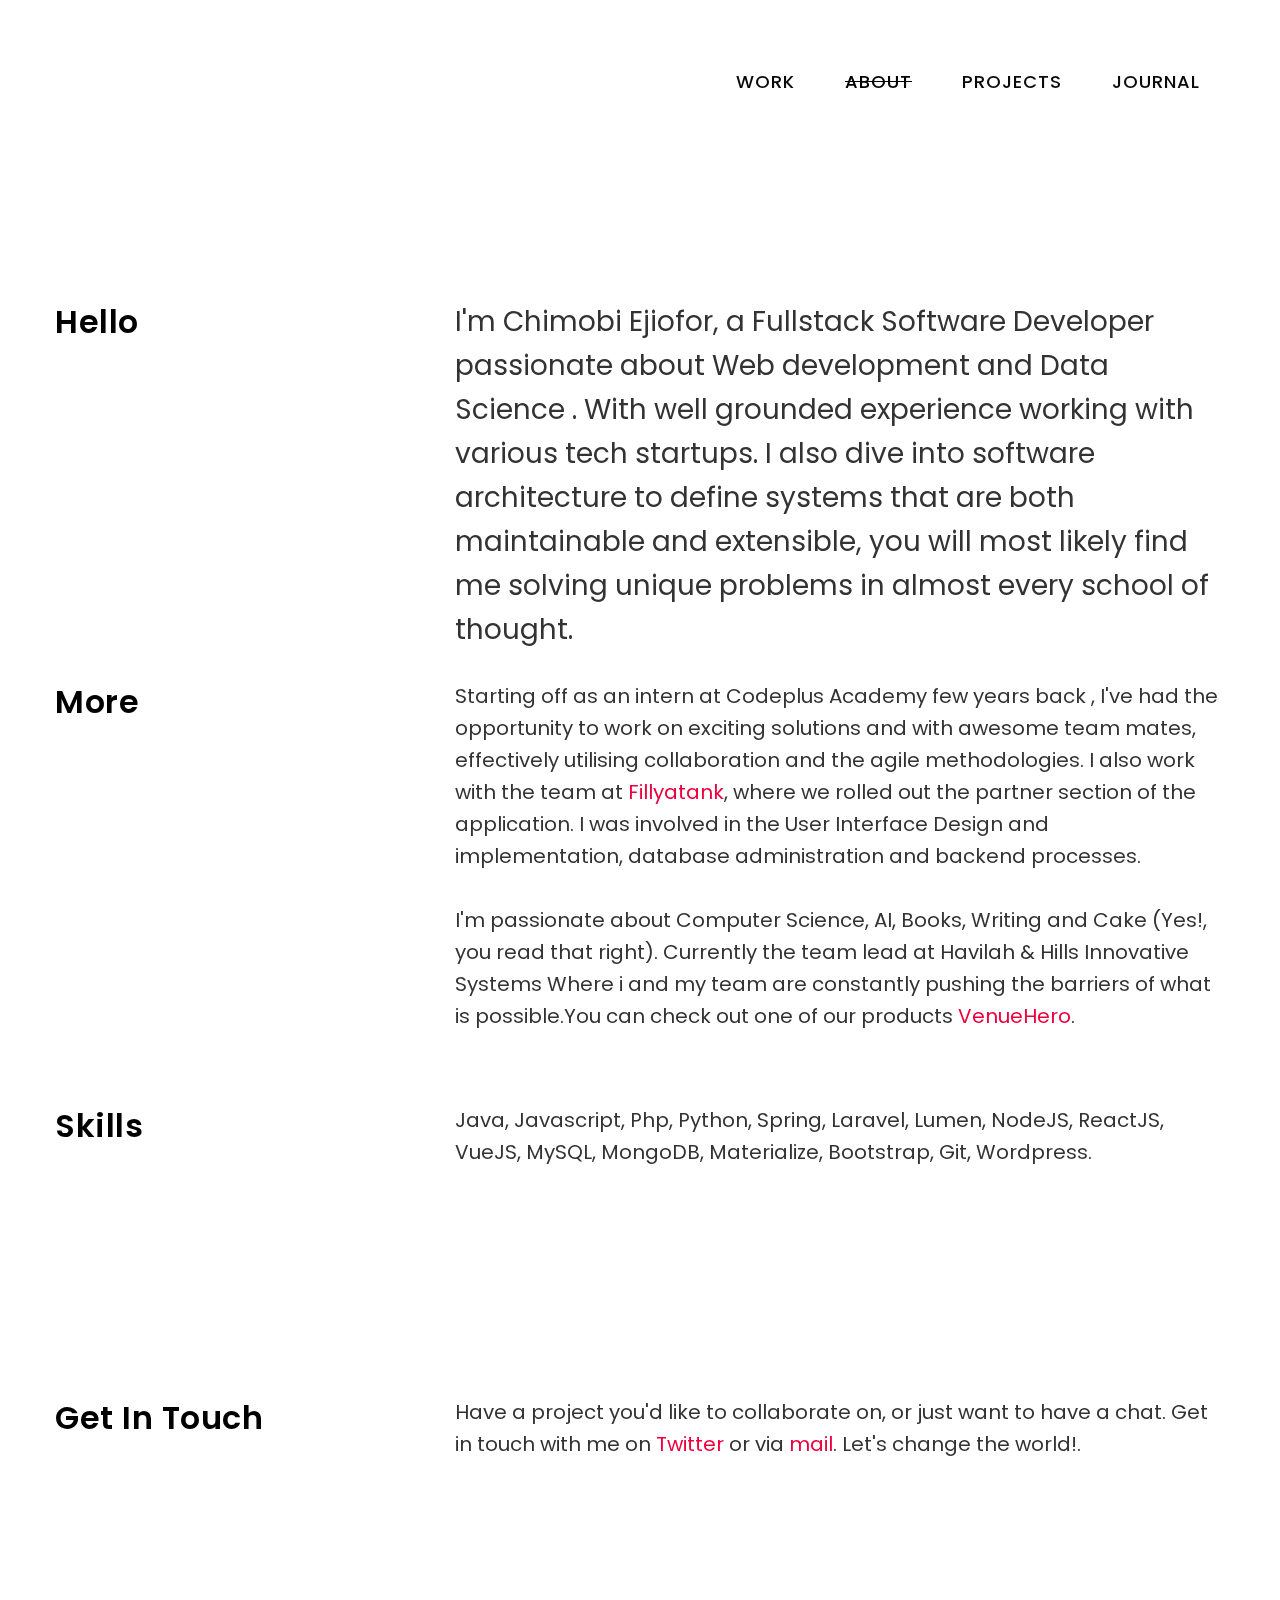
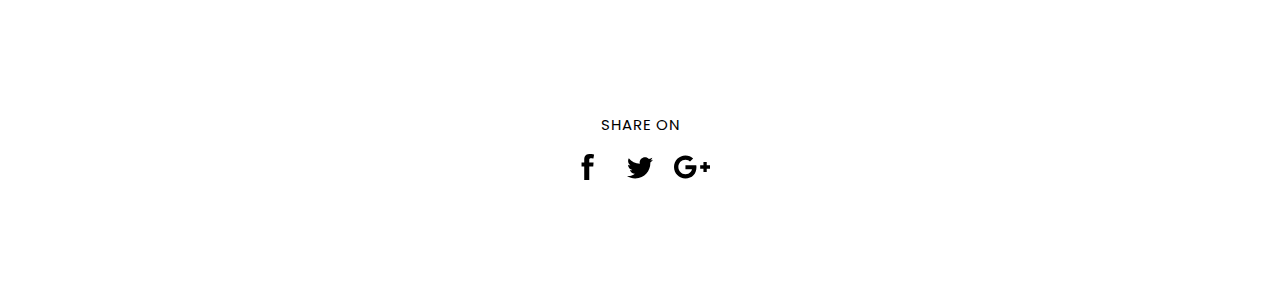
<file: about.html>
<!DOCTYPE html>
<html lang="en-US" data-version="3.0.8">
	

<meta http-equiv="content-type" content="text/html;charset=UTF-8" />
<head>
		<meta charset="UTF-8" />
		<meta name="viewport" content="width=device-width, initial-scale=1.0, maximum-scale=1.0" />
		<meta name="description" content="Interface Designer, Creating Awesomeness">
		<title>Chimobi Ejiofor &rsaquo; ABOUT</title>
		<link rel="pingback" href="xmlrpc.php" />
		<!--[if lt IE 9]><script src="http://html5shim.googlecode.com/svn/trunk/html5.js"></script><![endif]-->
		<link type="text/css" rel="stylesheet" href="wp-content/themes/semplice/css/reset.css">
		<link href="https://afeld.github.io/emoji-css/emoji.css" rel="stylesheet">
		<link data-fontset-id="ce-fontset" href="https://fonts.googleapis.com/css?family=Limelight|Poppins" rel="stylesheet"><style id="ce-fontset" type="text/css">.light { font-family: "Poppins", Helvetica, Arial, sans-serif !important; font-style: normal; font-weight: 300; }.light_italic { font-family: "Poppins", Helvetica, Arial, sans-serif !important; font-style: italic; font-weight: 300; }body, textarea, input { font-family: "Poppins", Helvetica, Arial, sans-serif !important; font-style: normal; font-weight: 400;}.regular { font-family: "Poppins", Helvetica, Arial, sans-serif !important; font-style: normal; font-weight: 400; }.regular_italic { font-family: "Poppins", Helvetica, Arial, sans-serif !important; font-style: italic; font-weight: 400; }.semibold { font-family: "Poppins", Helvetica, Arial, sans-serif !important; font-style: normal; font-weight: 500; }.semibold_italic { font-family: "Poppins", Helvetica, Arial, sans-serif !important; font-style: italic; font-weight: 500; }.bold, .wysiwyg-ce h1, .wysiwyg-ce h2, .wysiwyg-ce h3, .wysiwyg-ce h4, .wysiwyg-ce h5, .wysiwyg-ce h6, #semplice h1, #semplice h2, #semplice h3, #semplice h4, #semplice h5, #semplice h6 { font-family: "Poppins", Helvetica, Arial, sans-serif; font-style: normal; font-weight: 600; }.bold_italic { font-family: "Poppins", Helvetica, Arial, sans-serif !important; font-style: italic; font-weight: 600; }.custom_one { font-family: "Limelight", Georgia, Times New Roman, serif !important; font-style: normal; font-weight: 400; }.custom_one_italic { font-family: "Limelight", Georgia, Times New Roman, serif !important; font-style: italic; font-weight: 400; }</style>		<link type="text/css" rel="stylesheet" href="wp-content/themes/semplice/style.css">
		<style type="text/css" id="semplice-custom-css">#navbar-bg { background: #f9f9f9 !important; }#fullscreen-menu { background: rgb(255, 255, 255); background: rgba(255, 255, 255, 0.95); }#navbar-bg { opacity: 0; }.transparent { opacity: 0 !important; }@media (max-width: 767px) {.transparent { background: #f9f9f9 !important; }}#fullscreen-menu .menu-inner nav ul li a, .follow-links ul li a svg, nav.standard ul li a { letter-spacing: 1px !important; }#fullscreen-menu .menu-inner nav ul li a, .follow-links ul li a svg, nav.standard ul li a { text-transform: uppercase !important; }#navbar .controls a.project-panel-button { margin-right: -10px; padding-left: 10px; }nav.standard ul li a { padding: 0px 25px; }#fullscreen-menu .menu-inner nav { padding: 40px 0px; }#fullscreen-menu .menu-inner nav ul li a, .follow-links ul li a svg, nav.standard ul li a { color: #0a0a0a !important; }.follow-links ul li a svg { fill: #0a0a0a !important; }nav.standard ul li a { text-decoration: none !important; }#fullscreen-menu .menu-inner nav ul li.current-menu-item a, #fullscreen-menu .menu-inner nav ul li.current_page_item a, nav.standard ul li.current-menu-item a, nav.standard ul li.current_page_item a, #fullscreen-menu .menu-inner nav ul li.current-menu-item a:hover, #fullscreen-menu .menu-inner nav ul li.current_page_item a:hover, nav.standard ul li.current-menu-item a:hover, nav.standard ul li.current_page_item a:hover, .is-work nav.standard ul li.portfolio-grid a, .is-work #fullscreen-menu .menu-inner nav ul li.portfolio-grid a { color: #000000 !important; }nav.standard ul li.current-menu-item a, nav.standard ul li.current_page_item a, nav.standard ul li.current-menu-item a:hover, nav.standard ul li.current_page_item a:hover, .is-work nav.standard ul li.portfolio-grid a { text-decoration: line-through !important; }#fullscreen-menu .menu-inner nav ul li.current-menu-item a, #fullscreen-menu .menu-inner nav ul li.current_page_item a, #fullscreen-menu .menu-inner nav ul li.current-menu-item a:hover, #fullscreen-menu .menu-inner nav ul li.current_page_item a:hover, .is-work #fullscreen-menu .menu-inner nav ul li.portfolio-grid a { border-color: #000000 !important; }#fullscreen-menu .menu-inner nav ul li a:hover, .follow-links ul li a svg, nav.standard ul li a:hover { color: #de002f !important; }.follow-links ul li a:hover svg { fill: #de002f !important; }nav.standard ul li a:hover { text-decoration: none !important; }nav.standard ul li a:hover { background: transparent !important; }nav.standard ul li.current-menu-item a, nav.standard ul li.current-menu-item a:hover, .is-work nav.standard ul li.portfolio-grid a, nav.standard ul li.current_page_item a, nav.standard ul li.current_page_item a:hover { background: transparent !important; }nav.standard ul li a { font-size: 18px !important; }header { position: absolute; }#fullscreen-menu { height: 100%; }.menu-inner nav { transform: translateY(-50%); -webkit-transform: translateY(-50%); position: absolute; top: 50%; width: 100%; }.follow-links { position: absolute; bottom: 0px; width: 100%; }#fullscreen-menu .menu-inner nav ul li { border: 0px !important; }#fullscreen-menu .menu-inner nav ul li { text-align: center; }#fullscreen-menu .menu-inner .follow-links { background: rgb(255, 255, 255); background: rgba(255, 255, 255, 1); }#fullscreen-menu .menu-inner .follow-links ul li a { padding-top: 5px; padding-bottom: 5px; }#fullscreen-menu .menu-inner .follow-links { border-top: 1px solid transparent !important; }#fullscreen-menu .menu-inner .follow-links ul li a { padding-right: 10px; padding-left: 10px; }#fullscreen-menu .menu-inner .follow-links ul li a svg { fill: #aaaaaa !important; }#fullscreen-menu .menu-inner .follow-links ul li a:hover svg { fill: #000000 !important; }#fullscreen-menu .menu-inner .follow-links ul li a:hover { background: #ffffff !important; }.logo svg { fill: #000000 !important; }.logo svg { width: 80pxpx; height: 84pxpx; }header { top: -164px; }#navbar, #navbar-bg, .controls a, .controls a span { height: 164px; }#navbar .controls a .nav-icon { margin-top: 82px !important; }.navbar-inner { height: 164px; overflow: hidden; }.controls a svg, div.header-icon { margin-top: 70px; }section#blog, .post-password-form, section#not-found { margin-top: 164px !important; }#fullscreen-menu .menu-inner nav.align-top { margin-top: 164px !important; transform: none; -webkit-transform: none; }.menu-style-nobutton ul li a, nav.standard ul li a { line-height: 164px !important; }.title-top { top: 164px; }.share-box { background: #ffffff !important; }.share-icons-wrapper p { color: #000000 !important; }.share-icon a svg { fill: #000000 !important; }.wysiwyg, .wysiwyg p, .wysiwyg pre, .post-heading h2, #post .wysiwyg .meta p span, p.quote, .wysiwyg h1, .wysiwyg h2, .wysiwyg h3, .wysiwyg h4, .wysiwyg h5, .wysiwyg h6, #category-archives h4, h4#comments, .comment-autor, .comment-autor a, .comment-time, .comment-content p, h3#reply-title, .comments-pagination, .meta p a, section#comment h3#comments, .no-results, blockquote p, .quote-container p, .result-header h3 { color: #333333!important ;}.archives-close svg { fill: #333333!important ;}abbr, acronym { border-color: #333333 !important;}#post .wysiwyg  a, .wysiwyg-ce a, #post .wysiwyg p a, p.quote a, .next p a, .previous p a, a.page-numbers, #category-archives nav ul li a, .cover-headline a { color: #ec003d!important ;}#post .wysiwyg { border-color: #ec003d!important ;}#post .semplice-share .button a { color: white !important; }#post .wysiwyg a:hover, .wysiwyg-ce a:hover, #post .wysiwyg p a:hover, .post-heading p a:hover, #post .wysiwyg .meta p a:hover, p.quote a:hover, #post .wysiwyg a.more-link:hover, .description a.more-link:hover, .next p a:hover, .previous p a:hover, #category-archives nav ul li a:hover, a.comment-edit-link:hover, a.comment-reply-link:hover, a.page-numbers:hover, section#category-archives nav ul li a:hover,  .cover-headline a:hover { color: #ba0031!important ;}#post .semplice-share .button a:hover { color: white !important; }.post-heading h2 a, .result-header h3, #category-archives h2 { color: #000000!important ;}.post-heading p, .post-heading p a, #post .wysiwyg .meta p a { color: #a0a0a0!important ;}#comment { background-color: #f9f9f9 !important;}form#commentform textarea, form#commentform input { background-color: #f9f9f9 !important;}form#commentform #submit, form#commentform input, form#commentform textarea { color: #000000 !important; }form#commentform textarea::-webkit-input-placeholder { color: #000000 !important; opacity: .5 !important;}form#commentform textarea::-moz-placeholder { color: #000000 !important; opacity: .5 !important;}form#commentform textarea:-ms-input-placeholder { color: #000000 !important; opacity: .5 !important;}form#commentform textareainput:-moz-placeholder { color: #000000 !important; opacity: .5 !important;}form#commentform input::-webkit-input-placeholder { color: #000000 !important; opacity: .5 !important;}form#commentform input::-moz-placeholder { color: #000000 !important; opacity: .5 !important;}form#commentform input:-ms-input-placeholder { color: #000000 !important; opacity: .5 !important;}form#commentform inputinput:-moz-placeholder { color: #000000 !important; opacity: .5 !important;}form#commentform textarea, form#commentform input { border-color: #e0e0e0 !important;}#post .wysiwyg a.more-link, .description a.more-link { color: #acacac !important; }#post .wysiwyg a.more-link, .description a.more-link { border-color: #e6e6e6!important ;}.edit-reply a { color: #aaaaaa!important ;}.edit-reply a { border-color: #e6e6e6!important ;}.post-divider { background: #e6e6e6!important ;}.post-password-form input, .result-header, #category-archives h4, .comment-content, pre, tt, code, kbd, blockquote, .wysiwyg table, .description table, .wysiwyg-ce table , .wysiwyg table th, .wysiwyg table td, .description table th, .description table td, .wysiwyg-ce table th, .wysiwyg-ce table td { border-color: #e6e6e6!important ;}.search-field { background: #ffffff!important ;}.search-field { border-color: #e6e6e6!important ;}.search-field { color: #000000!important ;}.close-search svg { fill: #000000 !important;}.search-form input::-webkit-input-placeholder { color: #000000 !important; opacity: 1;}.search-form input::-moz-placeholder { color: #000000 !important; opacity: 1;}.search-form input:-ms-input-placeholder { color: #000000 !important; opacity: 1;}body {background-color: #ffffff !important;}.to-the-top a svg { fill: #b2b2b2 !important; }.no-gutter-grid-sizer { width: 8.3333% !important; }.no-gutter-gutter-sizer { width: 0px; }.remove-gutter-yes { margin: 0px !important; }.masonry-span0{ width: 0% !important; float: left; }.masonry-span1{ width: 8.3333% !important; float: left; }.masonry-span2{ width: 16.6667% !important; float: left; }.masonry-span3{ width: 25% !important; float: left; }.masonry-span4{ width: 33.3333% !important; float: left; }.masonry-span5{ width: 41.6667% !important; float: left; }.masonry-span6{ width: 50% !important; float: left; }.masonry-span7{ width: 58.3333% !important; float: left; }.masonry-span8{ width: 66.6667% !important; float: left; }.masonry-span9{ width: 75% !important; float: left; }.masonry-span10{ width: 83.3333% !important; float: left; }.masonry-span11{ width: 91.6667% !important; float: left; }.masonry-span12{ width: 100% !important; float: left; }@media (max-width: 767px) {.masonry-span1, .masonry-span2, .masonry-span3, .masonry-span4, .masonry-span5, .masonry-span6, .masonry-span7, .masonry-span8, .masonry-span9, .masonry-span10, .masonry-span11, .masonry-span12 { width: 100% !important; }}.lightbox-overlay { background-color: rgba(255,255,255,0.98); -webkit-animation: fadein 0.35s; -moz-animation: fadein 0.35s; -ms-animation: fadein 0.35s; -o-animation: fadein 0.35s; animation: fadein 0.35s; }@keyframes fadein { from { background-color: rgba(255,255,255,0); } to { background-color: rgba(255,255,255,0.98); } }@-moz-keyframes fadein { from { background-color: rgba(255,255,255,0); } to { background-color: rgba(255,255,255,0.98); } }@-webkit-keyframes fadein { from { background-color: rgba(255,255,255,0); } to { background-color: rgba(255,255,255,0.98); } }@-ms-keyframes fadein { from { background-color: rgba(255,255,255,0); } to { background-color: rgba(255,255,255,0.98); } }@-o-keyframes fadein { from { background-color: rgba(255,255,255,0); } to { background-color: rgba(255,255,255,0.98); } }.lightbox-arrows .imagelightbox-arrow svg { fill: #777777; }</style>
					<link rel="shortcut icon" href="wp-content/uploads/2017/06/favicon.ico">
						<link rel='dns-prefetch' href='http://s.w.org/' />
		<script type="text/javascript">
			window._wpemojiSettings = {"baseUrl":"https:\/\/s.w.org\/images\/core\/emoji\/2.3\/72x72\/","ext":".png","svgUrl":"https:\/\/s.w.org\/images\/core\/emoji\/2.3\/svg\/","svgExt":".svg","source":{"concatemoji":"http:\/\/chimobi.xyz\/wp-includes\/js\/wp-emoji-release.min.js?ver=4.8"}};
			!function(a,b,c){function d(a){var b,c,d,e,f=String.fromCharCode;if(!k||!k.fillText)return!1;switch(k.clearRect(0,0,j.width,j.height),k.textBaseline="top",k.font="600 32px Arial",a){case"flag":return k.fillText(f(55356,56826,55356,56819),0,0),b=j.toDataURL(),k.clearRect(0,0,j.width,j.height),k.fillText(f(55356,56826,8203,55356,56819),0,0),c=j.toDataURL(),b===c&&(k.clearRect(0,0,j.width,j.height),k.fillText(f(55356,57332,56128,56423,56128,56418,56128,56421,56128,56430,56128,56423,56128,56447),0,0),b=j.toDataURL(),k.clearRect(0,0,j.width,j.height),k.fillText(f(55356,57332,8203,56128,56423,8203,56128,56418,8203,56128,56421,8203,56128,56430,8203,56128,56423,8203,56128,56447),0,0),c=j.toDataURL(),b!==c);case"emoji4":return k.fillText(f(55358,56794,8205,9794,65039),0,0),d=j.toDataURL(),k.clearRect(0,0,j.width,j.height),k.fillText(f(55358,56794,8203,9794,65039),0,0),e=j.toDataURL(),d!==e}return!1}function e(a){var c=b.createElement("script");c.src=a,c.defer=c.type="text/javascript",b.getElementsByTagName("head")[0].appendChild(c)}var f,g,h,i,j=b.createElement("canvas"),k=j.getContext&&j.getContext("2d");for(i=Array("flag","emoji4"),c.supports={everything:!0,everythingExceptFlag:!0},h=0;h<i.length;h++)c.supports[i[h]]=d(i[h]),c.supports.everything=c.supports.everything&&c.supports[i[h]],"flag"!==i[h]&&(c.supports.everythingExceptFlag=c.supports.everythingExceptFlag&&c.supports[i[h]]);c.supports.everythingExceptFlag=c.supports.everythingExceptFlag&&!c.supports.flag,c.DOMReady=!1,c.readyCallback=function(){c.DOMReady=!0},c.supports.everything||(g=function(){c.readyCallback()},b.addEventListener?(b.addEventListener("DOMContentLoaded",g,!1),a.addEventListener("load",g,!1)):(a.attachEvent("onload",g),b.attachEvent("onreadystatechange",function(){"complete"===b.readyState&&c.readyCallback()})),f=c.source||{},f.concatemoji?e(f.concatemoji):f.wpemoji&&f.twemoji&&(e(f.twemoji),e(f.wpemoji)))}(window,document,window._wpemojiSettings);
		</script>
		<style type="text/css">
img.wp-smiley,
img.emoji {
	display: inline !important;
	border: none !important;
	box-shadow: none !important;
	height: 1em !important;
	width: 1em !important;
	margin: 0 .07em !important;
	vertical-align: -0.1em !important;
	background: none !important;
	padding: 0 !important;
}
</style>
<link rel='stylesheet' id='mediaelement-css'  href='wp-includes/js/mediaelement/mediaelementplayer.min51cd.css?ver=2.22.0' type='text/css' media='all' />
<link rel='stylesheet' id='wp-mediaelement-css'  href='wp-includes/js/mediaelement/wp-mediaelement.minef15.css?ver=4.8' type='text/css' media='all' />
<script type='text/javascript' src='wp-includes/js/jquery/jqueryb8ff.js?ver=1.12.4'></script>
<script type='text/javascript' src='wp-includes/js/jquery/jquery-migrate.min330a.js?ver=1.4.1'></script>
<link rel='https://api.w.org/' href='wp-json/index.html' />
<link rel="EditURI" type="application/rsd+xml" title="RSD" href="xmlrpc0db0.php?rsd" />
<link rel="wlwmanifest" type="application/wlwmanifest+xml" href="wp-includes/wlwmanifest.xml" /> 
<meta name="generator" content="WordPress 4.8" />
<link rel="canonical" href="about.html" />
<link rel='shortlink' href='index2dc4.html?p=13' />
<link rel="alternate" type="application/json+oembed" href="wp-json/oembed/1.0/embed848e.json?url=http%3A%2F%2Fchimobi.xyz%2Fabout" />
<link rel="alternate" type="text/xml+oembed" href="wp-json/oembed/1.0/embedf29b?url=http%3A%2F%2Fchimobi.xyz%2Fabout&amp;format=xml" />
		<!-- Facebook -->
		<meta property="og:title" content="Chimobi Ejiofor &rsaquo; ABOUT" />
		<meta property="og:url" content="http://chimobi.xyz/about" />
		<meta property="og:site_name" content="Chimobi Ejiofor"/>
							<meta property="og:image" content="http://chimobi.xyz/wp-content/uploads/2017/06/shareImage@2x.jpg" />
		   
		<!-- bottom admin bar -->
		<style>html{margin-top:0px!important;}#wpadminbar{top:auto!important;bottom:0;}}</style>
	</head>
	<body class="page-template-default page page-id-13">
						<header class="non-sticky-nav">
			<div id="navbar-bg" class="navbar" data-navbar-opacity="0" data-dropdown-transparent="disabled"><!-- header bar background --></div>
			<div id="navbar">
			<div class="container"><div class="row"><div class="span12 navbar-inner"><div class="logo fourty"><a id="logo" data-logo-height="84px" class="has-logo" href="index.html" title="Chimobi Ejiofor"></a></div><div class="nav-wrapper"><nav class="standard semibold"><ul id="menu-main-menu" class="menu"><li id="menu-item-79" class="menu-item menu-item-type-post_type menu-item-object-page menu-item-home menu-item-79"><a href="index.html">WORK</a></li>
<li id="menu-item-23" class="menu-item menu-item-type-post_type menu-item-object-page current-menu-item page_item page-item-13 current_page_item menu-item-23"><a href="about.html">ABOUT</a></li>
<li id="menu-item-25" class="menu-item menu-item-type-post_type menu-item-object-page menu-item-25"><a target="_blank" href="https://github.com/mobiblunt">Projects</a></li>
<li id="menu-item-25" class="menu-item menu-item-type-post_type menu-item-object-page menu-item-25"><a target="_blank" href="https://medium.com/@mobiblunt">Journal</a></li>
</ul></nav><div class="controls">
					<a class="open-nav menu-responsive">
						<span class="nav-icon"></span>
					</a>
				</div></div></div></div></div>			</div>
		</header>
		<div id="fullscreen-menu" class="full-height">
			<div class="menu-inner">
				<nav class="fs-56px bold">
					<ul id="menu-main-menu-1" class="menu"><li class="menu-item menu-item-type-post_type menu-item-object-page menu-item-home menu-item-79"><a href="index.html">WORK</a></li>
<li class="menu-item menu-item-type-post_type menu-item-object-page current-menu-item page_item page-item-13 current_page_item menu-item-23"><a href="about.html">ABOUT</a></li>
<li class="menu-item menu-item-type-post_type menu-item-object-page menu-item-25"><a target="_blank" href="https://github.com/mobiblunt">Projects</a></li>
</li>
<li class="menu-item menu-item-type-post_type menu-item-object-page menu-item-25"><a target="_blank" href="https://medium.com/@mobiblunt">Journal</a></li>
</ul>				</nav>
				<div class="follow-links">
					<ul>
											</ul>
				</div>
			</div>
		</div>
		<div id="wrapper">
			<div id="content">

			
				
					
			
						
			<!-- content fade -->
			<div class="fade-content">
				<div id="content-holder"><div id="content_job8y9sil" class="multi-column" data-sort="1">
				
				
				
				
				
				
				
				
				
				
				
				<div class="mc-content-container" style="padding-top: 300px;background-color: transparent;" data-content-id="content_job8y9sil" data-content-type="multi-column"><div id="masonry-content_job8y9sil" class="container" style="background-color: transparent; position: relative; height: 261.17645263671875px;"><div class="row"><div class="grid-sizer"></div><div class="gutter-sizer"></div><div class="span4 masonry-item remove-gutter-" style="background-color: transparent; position: absolute; left: 0px; top: 0px;"><div class="mc-sub-content-container" style="background-color: transparent;" data-content-id="content_job8y9sil" data-content-type="multi-column">
				<div class="single-edit" style="display: none;">
					<ul>
						<li><a class="edit-single" data-single-edit-content-id="column_content_i1wpdbxcg" data-single-edit-column-id="#column_y9u4c1rbv" data-single-edit-content-type="column-content-p">Single Edit</a></li>
						<li><a class="edit-column">Column Edit</a></li>
					</ul>
				</div>
			<div data-content-id="content_job8y9sil" data-paragraph-id="content_job8y9sil" data-content-type="multi-column" class="wysiwyg-ce  "><p data-font-size="32px"><span style="letter-spacing:0.5px;"><span class="bold"><span style="color:#000000;">Hello</span></span></span></p></div></div></div><div class="span8 masonry-item remove-gutter-" style="background-color: transparent; position: absolute; left: 400px; top: 0px;"><div class="mc-sub-content-container" style="background-color: transparent;" data-content-id="content_job8y9sil" data-content-type="multi-column">
				<div class="single-edit" style="display: none;">
					<ul>
						<li><a class="edit-single" data-single-edit-content-id="column_content_ijfndq2t2" data-single-edit-column-id="#column_iz6tr6l2z" data-single-edit-content-type="column-content-p">Single Edit</a></li>
						<li><a class="edit-column">Column Edit</a></li>
					</ul>
				</div>
				<div data-content-id="content_job8y9sil" data-paragraph-id="content_job8y9sil" data-content-type="multi-column" class="wysiwyg-ce  "><p data-line-height="44px" data-font-size="28px"><span class="regular">I'm Chimobi Ejiofor, a Fullstack Software Developer passionate&nbsp;about&nbsp;Web development and Data Science&nbsp;. With well grounded experience&nbsp;working&nbsp;with various tech startups. I also dive into software architecture to define systems that are both maintainable and extensible, you will most likely find me solving unique problems in almost every school of thought.&nbsp;</span></p></div></div></div></div></div>
		<script type="text/javascript">
			(function ($) {
				$(document).ready(function () {
					/* init masonry */
					var $grid = $("#masonry-content_job8y9sil");

					$grid.masonry({
						itemSelector: ".masonry-item",
						columnWidth: ".grid-sizer",
						gutter: ".gutter-sizer",
						transitionDuration: 0,
						isResizable: true,
						
						
					});

                	/* layout Masonry after each image loads */
                	$grid.imagesLoaded().progress(function() {
	                  	$grid.masonry("layout");
                	});

				});
			})(jQuery);
		</script>
		</div></div><div id="content_sk914d6li" class="multi-column" data-sort="1">
				
				
				
				
				<div class="mc-content-container" style="padding-top: 72px;background-color: transparent;" data-content-id="content_sk914d6li" data-content-type="multi-column"><div id="masonry-content_sk914d6li" class="container" style="background-color: transparent; position: relative; height: 286.1029357910156px;"><div class="row"><div class="grid-sizer"></div><div class="gutter-sizer"></div><div class="span4 masonry-item remove-gutter-" style="background-color: transparent; position: absolute; left: 0px; top: 0px;"><div class="mc-sub-content-container" style="background-color: transparent;" data-content-id="content_sk914d6li" data-content-type="multi-column">
				<div class="single-edit" style="display: none;">
					<ul>
						<li><a class="edit-single" data-single-edit-content-id="column_content_i1wpdbxcg" data-single-edit-column-id="#column_y9u4c1rbv" data-single-edit-content-type="column-content-p">Single Edit</a></li>
						<li><a class="edit-column">Column Edit</a></li>
					</ul>
				</div>
			<div data-content-id="content_sk914d6li" data-paragraph-id="content_sk914d6li" data-content-type="multi-column" class="wysiwyg-ce  "><p data-font-size="32px"><span style="letter-spacing:0.5px;"><span class="bold"><span style="color:#000000;">More</span></span></span></p></div></div></div><div class="span8 masonry-item remove-gutter-" style="background-color: transparent; position: absolute; left: 400px; top: 0px;"><div class="mc-sub-content-container" style="background-color: transparent;" data-content-id="content_sk914d6li" data-content-type="multi-column">
				<div class="single-edit" style="display: none;">
					<ul>
						<li><a class="edit-single" data-single-edit-content-id="column_content_ijfndq2t2" data-single-edit-column-id="#column_iz6tr6l2z" data-single-edit-content-type="column-content-p">Single Edit</a></li>
						<li><a class="edit-column">Column Edit</a></li>
					</ul>
				</div>
				<div data-content-id="content_sk914d6li" data-paragraph-id="content_sk914d6li" data-content-type="multi-column" class="wysiwyg-ce  "><p data-line-height="32px" data-font-size="20px"><span class="regular">Starting off as an intern at Codeplus Academy few years back , I've had the opportunity to work on exciting solutions and with awesome team mates, effectively utilising collaboration and the agile methodologies. I also work with the team at <a target="_blank" href="http://www.fillyatank.com/">Fillyatank</a>, where we rolled out the partner section of the application. I was involved in the&nbsp;User Interface Design and implementation,&nbsp;database administration and&nbsp;backend processes.</span></p><p data-line-height="32px" data-font-size="20px"><span class="regular">I'm passionate about Computer Science, AI, Books, Writing and Cake  <i class="em em-cake"></i>(Yes!, you read that right). Currently the team lead at Havilah & Hills Innovative Systems&nbsp;Where i and my team are constantly pushing the barriers of what is possible.You can check out one of our products <a href="http://venuehero.co">VenueHero</a>.</span></p></div></div></div></div></div>
		<script type="text/javascript">
			(function ($) {
				$(document).ready(function () {
					/* init masonry */
					var $grid = $("#masonry-content_sk914d6li");

					$grid.masonry({
						itemSelector: ".masonry-item",
						columnWidth: ".grid-sizer",
						gutter: ".gutter-sizer",
						transitionDuration: 0,
						isResizable: true,
						
						
					});

                	/* layout Masonry after each image loads */
                	$grid.imagesLoaded().progress(function() {
	                  	$grid.masonry("layout");
                	});

				});
			})(jQuery);
		</script>
		</div></div><div id="content_8w7xw78if" class="multi-column" data-sort="1">
				
				
				<div class="mc-content-container" style="padding-top: 72px;padding-bottom: 156px;background-color: transparent;" data-content-id="content_8w7xw78if" data-content-type="multi-column"><div id="masonry-content_8w7xw78if" class="container" style="background-color: transparent; position: relative; height: 63.52941131591797px;"><div class="row"><div class="grid-sizer"></div><div class="gutter-sizer"></div><div class="span4 masonry-item remove-gutter-" style="background-color: transparent; position: absolute; left: 0px; top: 0px;"><div class="mc-sub-content-container" style="background-color: transparent;" data-content-id="content_8w7xw78if" data-content-type="multi-column">
				<div class="single-edit" style="display: none;">
					<ul>
						<li><a class="edit-single" data-single-edit-content-id="column_content_i1wpdbxcg" data-single-edit-column-id="#column_y9u4c1rbv" data-single-edit-content-type="column-content-p">Single Edit</a></li>
						<li><a class="edit-column">Column Edit</a></li>
					</ul>
				</div>
			<div data-content-id="content_8w7xw78if" data-paragraph-id="content_8w7xw78if" data-content-type="multi-column" class="wysiwyg-ce  "><p data-font-size="32px"><span style="letter-spacing:0.5px;"><span class="bold"><span style="color:#000000;">Skills</span></span></span></p></div></div></div><div class="span8 masonry-item remove-gutter-" style="background-color: transparent; position: absolute; left: 400px; top: 0px;"><div class="mc-sub-content-container" style="background-color: transparent;" data-content-id="content_8w7xw78if" data-content-type="multi-column">
				<div class="single-edit" style="display: none;">
					<ul>
						<li><a class="edit-single" data-single-edit-content-id="column_content_ijfndq2t2" data-single-edit-column-id="#column_iz6tr6l2z" data-single-edit-content-type="column-content-p">Single Edit</a></li>
						<li><a class="edit-column">Column Edit</a></li>
					</ul>
				</div>
				<div data-content-id="content_8w7xw78if" data-paragraph-id="content_8w7xw78if" data-content-type="multi-column" class="wysiwyg-ce  "><p data-line-height="32px" data-font-size="20px">Java, Javascript, Php, Python, Spring, Laravel, Lumen, NodeJS, ReactJS, VueJS, MySQL, MongoDB, Materialize, Bootstrap, Git, Wordpress.</p></div></div></div></div></div>
		<script type="text/javascript">
			(function ($) {
				$(document).ready(function () {
					/* init masonry */
					var $grid = $("#masonry-content_8w7xw78if");

					$grid.masonry({
						itemSelector: ".masonry-item",
						columnWidth: ".grid-sizer",
						gutter: ".gutter-sizer",
						transitionDuration: 0,
						isResizable: true,
						
						
					});

                	/* layout Masonry after each image loads */
                	$grid.imagesLoaded().progress(function() {
	                  	$grid.masonry("layout");
                	});

				});
			})(jQuery);
		</script>
		</div></div>
	
		<div id="content_8w7xw78if" class="multi-column" data-sort="1">
			
			
			<div class="mc-content-container" style="padding-top: 72px;padding-bottom: 156px;background-color: transparent;" data-content-id="content_8w7xw78if" data-content-type="multi-column"><div id="masonry-content_8w7xw78ie" class="container" style="background-color: transparent; position: relative; height: 63.52941131591797px;"><div class="row"><div class="grid-sizer"></div><div class="gutter-sizer"></div><div class="span4 masonry-item remove-gutter-" style="background-color: transparent; position: absolute; left: 0px; top: 0px;"><div class="mc-sub-content-container" style="background-color: transparent;" data-content-id="content_8w7xw78if" data-content-type="multi-column">
			<div class="single-edit" style="display: none;">
				<ul>
					<li><a class="edit-single" data-single-edit-content-id="column_content_i1wpdbxcg" data-single-edit-column-id="#column_y9u4c1rbv" data-single-edit-content-type="column-content-p">Single Edit</a></li>
					<li><a class="edit-column">Column Edit</a></li>
				</ul>
			</div>
		<div data-content-id="content_8w7xw78if" data-paragraph-id="content_8w7xw78if" data-content-type="multi-column" class="wysiwyg-ce  "><p data-font-size="32px"><span style="letter-spacing:0.5px;"><span class="bold"><span style="color:#000000;">Get In Touch</span></span></span></p></div></div></div><div class="span8 masonry-item remove-gutter-" style="background-color: transparent; position: absolute; left: 400px; top: 0px;"><div class="mc-sub-content-container" style="background-color: transparent;" data-content-id="content_8w7xw78if" data-content-type="multi-column">
			<div class="single-edit" style="display: none;">
				<ul>
					<li><a class="edit-single" data-single-edit-content-id="column_content_ijfndq2t2" data-single-edit-column-id="#column_iz6tr6l2z" data-single-edit-content-type="column-content-p">Single Edit</a></li>
					<li><a class="edit-column">Column Edit</a></li>
				</ul>
			</div>
			<div data-content-id="content_8w7xw78if" data-paragraph-id="content_8w7xw78if" data-content-type="multi-column" class="wysiwyg-ce  "><p data-line-height="32px" data-font-size="20px">Have a project you'd like to collaborate on,&nbsp;or just want to have a chat. Get in touch with me on <a target="_blank" href="http://www.twitter.com/chim0bi">Twitter</a> or via <a href="mailto:chimobi.ejiofor@gmail.com?subject=Portfolio%20Contact">mail</a>. Let's change the world!.</p></div></div></div></div></div>
	<script type="text/javascript">
		(function ($) {
			$(document).ready(function () {
				/* init masonry */
				var $grid = $("#masonry-content_8w7xw78ie");

				$grid.masonry({
					itemSelector: ".masonry-item",
					columnWidth: ".grid-sizer",
					gutter: ".gutter-sizer",
					transitionDuration: 0,
					isResizable: true,
					
					
				});

				/* layout Masonry after each image loads */
				$grid.imagesLoaded().progress(function() {
					  $grid.masonry("layout");
				});

			});
		})(jQuery);
	</script>
	</div></div>

	</div>			</div>	
			
							<div class="share-box fade-content">
					<div class="container">
							<div class="row">
		<div class="span12">
			<div class="share-icons-wrapper">
				<p class="regular">Share on</p>
				<div class="semplice-share-icons first">
					<div class="share-icon icon-facebook">
						<a href="http://www.facebook.com/sharer.php?u=http://chimobi.xyz/about.html" target="_blank"><svg version="1.1" id="Ebene_1" xmlns="http://www.w3.org/2000/svg" xmlns:xlink="http://www.w3.org/1999/xlink" x="0px" y="0px" viewBox="0 0 16 16" enable-background="new 0 0 16 16" xml:space="preserve">
<path d="M4.025,5.291H5.68V4.541V3.805V3.683c0-0.708,0.018-1.802,0.533-2.479C6.755,0.487,7.5,0,8.781,0
	c2.087,0,2.966,0.297,2.966,0.297l-0.414,2.451c0,0-0.689-0.199-1.333-0.199c-0.643,0-1.219,0.23-1.219,0.873v0.26v0.858v0.751
	h2.638l-0.184,2.393H8.781V16H5.68V7.684H4.025V5.291"/>
</svg>
</a>
					</div>
				</div>
				<div class="semplice-share-icons">
					<div class="share-icon icon-twitter">
						<a href="http://twitter.com/intent/tweet?text=ABOUT%20http://chimobi.xyz/about.html" target="_blank"><svg version="1.1" id="Ebene_1" xmlns="http://www.w3.org/2000/svg" xmlns:xlink="http://www.w3.org/1999/xlink" x="0px" y="0px" viewBox="0 0 16 16" enable-background="new 0 0 16 16" xml:space="preserve">
<path d="M16,3.536c-0.589,0.261-1.221,0.438-1.885,0.517c0.678-0.406,1.198-1.05,1.443-1.816c-0.634,0.376-1.337,0.649-2.085,0.797
	c-0.599-0.638-1.452-1.037-2.396-1.037c-1.813,0-3.283,1.47-3.283,3.282c0,0.257,0.029,0.508,0.085,0.748
	c-2.728-0.137-5.147-1.444-6.766-3.43c-0.283,0.485-0.444,1.049-0.444,1.65c0,1.139,0.579,2.144,1.46,2.732
	C1.592,6.963,1.086,6.816,0.643,6.57c0,0.014,0,0.027,0,0.041c0,1.59,1.132,2.917,2.633,3.219C3,9.905,2.71,9.945,2.411,9.945
	c-0.212,0-0.417-0.021-0.618-0.059c0.418,1.304,1.63,2.253,3.066,2.28c-1.123,0.88-2.539,1.405-4.077,1.405
	c-0.265,0-0.526-0.016-0.783-0.046C1.453,14.456,3.178,15,5.032,15c6.038,0,9.34-5.002,9.34-9.34c0-0.142-0.003-0.284-0.01-0.425
	C15.003,4.773,15.56,4.195,16,3.536z"/>
</svg>
</a>
					</div>
				</div>
				<div class="semplice-share-icons">
					<div class="share-icon icon-gplusone">
						<a href="https://plus.google.com/share?url=http://chimobi.xyz/about.html" target="_blank"><svg xmlns="http://www.w3.org/2000/svg" xmlns:xlink="http://www.w3.org/1999/xlink" preserveAspectRatio="xMidYMid" width="22" height="14" viewBox="0 0 22 14">
  <path d="M20.000,8.000 L20.000,10.000 L18.000,10.000 L18.000,8.000 L16.000,8.000 L16.000,6.000 L18.000,6.000 L18.000,4.000 L20.000,4.000 L20.000,6.000 L22.000,6.000 L22.000,8.000 L20.000,8.000 ZM7.000,14.000 C3.130,14.000 -0.000,10.870 -0.000,7.000 C-0.000,3.130 3.130,-0.000 7.000,-0.000 C8.890,-0.000 10.470,0.690 11.690,1.830 L9.790,3.660 C9.270,3.160 8.360,2.580 7.000,2.580 C4.610,2.580 2.660,4.560 2.660,7.000 C2.660,9.440 4.610,11.420 7.000,11.420 C9.770,11.420 10.810,9.430 10.970,8.400 L7.000,8.400 L7.000,6.000 L13.610,6.000 C13.670,6.350 13.720,6.700 13.720,7.160 C13.720,11.160 11.040,14.000 7.000,14.000 Z"/>
</svg>
</a>
					</div>
				</div>
			</div>
		</div>
	</div>
					</div>
				</div>
												<!-- content -->
			</div>
		<!-- wrapper -->
		</div>
		<div class="to-the-top">
			<a class="top-button"><svg version="1.1" id="Ebene_1" xmlns="http://www.w3.org/2000/svg" xmlns:xlink="http://www.w3.org/1999/xlink" x="0px" y="0px"
	 width="53px" height="20px" viewBox="0 0 53 20" enable-background="new 0 0 53 20" xml:space="preserve">
<g id="Ebene_3">
</g>
<g>
	<polygon points="43.886,16.221 42.697,17.687 26.5,4.731 10.303,17.688 9.114,16.221 26.5,2.312 	"/>
</g>
</svg>
</a>
		</div>
		<div class="overlay fade"></div>
		<script type='text/javascript'>
/* <![CDATA[ */
var mejsL10n = {"language":"en-US","strings":{"Close":"Close","Fullscreen":"Fullscreen","Turn off Fullscreen":"Turn off Fullscreen","Go Fullscreen":"Go Fullscreen","Download File":"Download File","Download Video":"Download Video","Play":"Play","Pause":"Pause","Captions\/Subtitles":"Captions\/Subtitles","None":"None","Time Slider":"Time Slider","Skip back %1 seconds":"Skip back %1 seconds","Video Player":"Video Player","Audio Player":"Audio Player","Volume Slider":"Volume Slider","Mute Toggle":"Mute Toggle","Unmute":"Unmute","Mute":"Mute","Use Up\/Down Arrow keys to increase or decrease volume.":"Use Up\/Down Arrow keys to increase or decrease volume.","Use Left\/Right Arrow keys to advance one second, Up\/Down arrows to advance ten seconds.":"Use Left\/Right Arrow keys to advance one second, Up\/Down arrows to advance ten seconds."}};
var _wpmejsSettings = {"pluginPath":"\/wp-includes\/js\/mediaelement\/"};
/* ]]> */
</script>
<script type='text/javascript' src='wp-includes/js/mediaelement/mediaelement-and-player.min51cd.js?ver=2.22.0'></script>
<script type='text/javascript' src='wp-includes/js/mediaelement/wp-mediaelement.minef15.js?ver=4.8'></script>
<script type='text/javascript'>
/* <![CDATA[ */
var semplice = {"gallery_prev":"<svg version=\"1.1\" id=\"Ebene_1\" xmlns=\"http:\/\/www.w3.org\/2000\/svg\" xmlns:xlink=\"http:\/\/www.w3.org\/1999\/xlink\" x=\"0px\" y=\"0px\"\r\n\twidth=\"18px\" height=\"40px\"  viewBox=\"0 0 18 40\" enable-background=\"new 0 0 18 40\" xml:space=\"preserve\">\r\n<g id=\"Ebene_2\">\r\n\t<g>\r\n\t\t<polygon points=\"16.3,40 0.3,20 16.3,0 17.7,1 2.5,20 17.7,39 \t\t\"\/>\r\n\t<\/g>\r\n<\/g>\r\n<\/svg>\r\n","gallery_next":"<svg version=\"1.1\" id=\"Ebene_1\" xmlns=\"http:\/\/www.w3.org\/2000\/svg\" xmlns:xlink=\"http:\/\/www.w3.org\/1999\/xlink\" x=\"0px\" y=\"0px\"\r\n\twidth=\"18px\" height=\"40px\" viewBox=\"0 0 18 40\" enable-background=\"new 0 0 18 40\" xml:space=\"preserve\">\r\n<g id=\"Ebene_2\">\r\n\t<g>\r\n\t\t<polygon points=\"0.3,39 15.5,20 0.3,1 1.7,0 17.7,20 1.7,40 \t\t\"\/>\r\n\t<\/g>\r\n<\/g>\r\n<\/svg>\r\n","lightbox_prev":"<svg xmlns=\"http:\/\/www.w3.org\/2000\/svg\" xmlns:xlink=\"http:\/\/www.w3.org\/1999\/xlink\" preserveAspectRatio=\"xMidYMid\" width=\"30\" height=\"20\" viewBox=\"0 0 30 20\">\n  <path d=\"M29.255,10.804 L2.624,10.804 L10.327,18.696 C10.619,18.995 10.619,19.481 10.327,19.780 C10.181,19.930 9.989,20.005 9.798,20.005 C9.607,20.005 9.415,19.930 9.269,19.780 L0.290,10.580 C0.220,10.509 0.165,10.424 0.127,10.330 C0.090,10.238 0.071,10.141 0.071,10.043 C0.071,10.041 0.070,10.039 0.070,10.037 C0.070,10.035 0.071,10.034 0.071,10.032 C0.071,9.934 0.090,9.836 0.127,9.745 C0.165,9.650 0.220,9.565 0.290,9.494 L9.269,0.294 C9.561,-0.005 10.035,-0.005 10.327,0.294 C10.619,0.594 10.619,1.079 10.327,1.378 L2.624,9.270 L29.255,9.270 C29.669,9.270 30.003,9.613 30.003,10.037 C30.003,10.461 29.669,10.804 29.255,10.804 Z\"\/>\n<\/svg>\n","lightbox_next":"<svg xmlns=\"http:\/\/www.w3.org\/2000\/svg\" xmlns:xlink=\"http:\/\/www.w3.org\/1999\/xlink\" preserveAspectRatio=\"xMidYMid\" width=\"30\" height=\"20\" viewBox=\"0 0 30 20\">\n  <path d=\"M29.873,9.745 C29.910,9.836 29.929,9.934 29.929,10.032 C29.929,10.034 29.930,10.035 29.930,10.037 C29.930,10.039 29.929,10.041 29.929,10.043 C29.929,10.141 29.910,10.238 29.873,10.330 C29.835,10.424 29.780,10.509 29.710,10.580 L20.731,19.780 C20.585,19.930 20.393,20.005 20.202,20.005 C20.011,20.005 19.819,19.930 19.673,19.780 C19.381,19.481 19.381,18.995 19.673,18.696 L27.376,10.804 L0.745,10.804 C0.331,10.804 -0.003,10.461 -0.003,10.037 C-0.003,9.613 0.331,9.270 0.745,9.270 L27.376,9.270 L19.673,1.378 C19.381,1.079 19.381,0.594 19.673,0.294 C19.965,-0.005 20.439,-0.005 20.731,0.294 L29.710,9.494 C29.780,9.565 29.835,9.650 29.873,9.745 Z\"\/>\n<\/svg>\n"};
/* ]]> */
</script>
<script type='text/javascript' src='wp-content/themes/semplice/js/scripts.minef15.js?ver=4.8'></script>
<script type='text/javascript' src='wp-includes/js/wp-embed.minef15.js?ver=4.8'></script>
		<script type="text/javascript">
			(function($) {

				// back button fix (firefox) thx to Jesse from stack overfllow
				$(window).unload(function () { $(window).unbind('unload'); });
				// back button fix (safari)
				$(window).bind('pageshow', function(event) {
					if (event.originalEvent.persisted) {
						window.location.reload() 
					}
				});
				
				$(document).ready(function () {

					/* ce images */
					$('.ce-image').each(function(){ var parentTag = $(this).parent().get(0).tagName; if(parentTag == 'A') { $(this).parent().remove(); } else { $(this).remove(); }});

					/* remove single edit div */
					$('.single-edit').remove();

					/* delete gallery brs */
					$('.gallery br').each(function() {
						$(this).remove();
					});

					/* image lightbox */
					var showOverlay = function() {
						$('<div class="lightbox-overlay"></div>').appendTo('body');
					};

					var hideOverlay = function() {
						$('.lightbox-overlay').remove();
					};

					/* arrows */

					var arrowsOn = function(instance, selector) {

						var $arrows = $('<div class="lightbox-arrows"><a type="button" class="imagelightbox-arrow imagelightbox-arrow-left">' + semplice.lightbox_prev + '</a><a type="button" class="imagelightbox-arrow imagelightbox-arrow-right">' + semplice.lightbox_next + '</a></div>');

						$arrows.appendTo('body');

						// fade in
						$('.lightbox-arrows').delay(200).fadeIn('slow');

						$('.imagelightbox-arrow').on('click touchend', function(e) {
							e.preventDefault();

							var $this	= $(this),
								$target	= $( selector + '[href="' + $('#imagelightbox').attr('src') + '"]'),
								index	= $target.index(selector);

							if( $this.hasClass('imagelightbox-arrow-left'))
							{
								index = index - 1;
								if(!$(selector).eq(index).length)
									index = $(selector).length;
							}
							else
							{
								index = index + 1;
								if( !$(selector).eq(index).length)
									index = 0;
							}

							instance.switchImageLightbox(index);
							return false;
						});
					};

					var arrowsOff = function() {
						$('.lightbox-arrows').fadeOut('fast', function() {
							$('.lightbox-arrows').remove();
						});
					};

					/* blog gallery */
					$('.gallery-icon a').each(function () {

						/* check if attachment or media file type */
						var isAttachment = $(this).attr('href').slice(-1);

						if(isAttachment !== 'index.html') {
							$(this).attr('data-rel', 'lightbox');
						}

					});

					var selectorG = 'a[data-rel^=lightbox]';
					var instanceG = $(selectorG).imageLightbox(
					{
						selector:       'id="imagelightbox"',
						allowedTypes:   'png|jpg|jpeg|gif|svg',
						animationSpeed: 250,
						preloadNext:    true,
						enableKeyboard: true,
						quitOnEnd:      false,
						quitOnImgClick: false,
						quitOnDocClick: true,
						onStart:        function() { arrowsOn(instanceG,selectorG); showOverlay(); },
						onEnd:          function() { arrowsOff(); hideOverlay(); },
						onLoadStart:    false,
						onLoadEnd:      false
					});
		
					
					// content editor self hosted video and blog video
					$(".live-video video, .live-audio audio, .wysiwyg video, .wysiwyg audio, .cover-video video").mediaelementplayer({
						
						// options
						pauseOtherPlayers: false,

						success:  function (mediaElement, domObject) { 

							// get media element
							var $thisMediaElement = (mediaElement.id) ? $("#"+mediaElement.id) : $(mediaElement);

							if($thisMediaElement.attr('data-masonry-id')) {
								// layout masonry to avoid overlapping
								$('#masonry-' + $thisMediaElement.attr('data-masonry-id')).masonry('layout');
							}

							// empty poster image to avoid double images
							$thisMediaElement.attr('poster', '');

							// resize multicolumn on play if needed
					        mediaElement.addEventListener('canplay', function(e) {
								$('#masonry-' + $thisMediaElement.attr('data-masonry-id')).masonry('layout');
							}, false);

							// show poster image after video finished
				            mediaElement.addEventListener("ended", function(e){
				                $thisMediaElement.parents(".mejs-inner").find(".mejs-poster").show();
				            });
				        }
					});
				});
			})(jQuery);
		</script>
			</body>


</html>
</file>
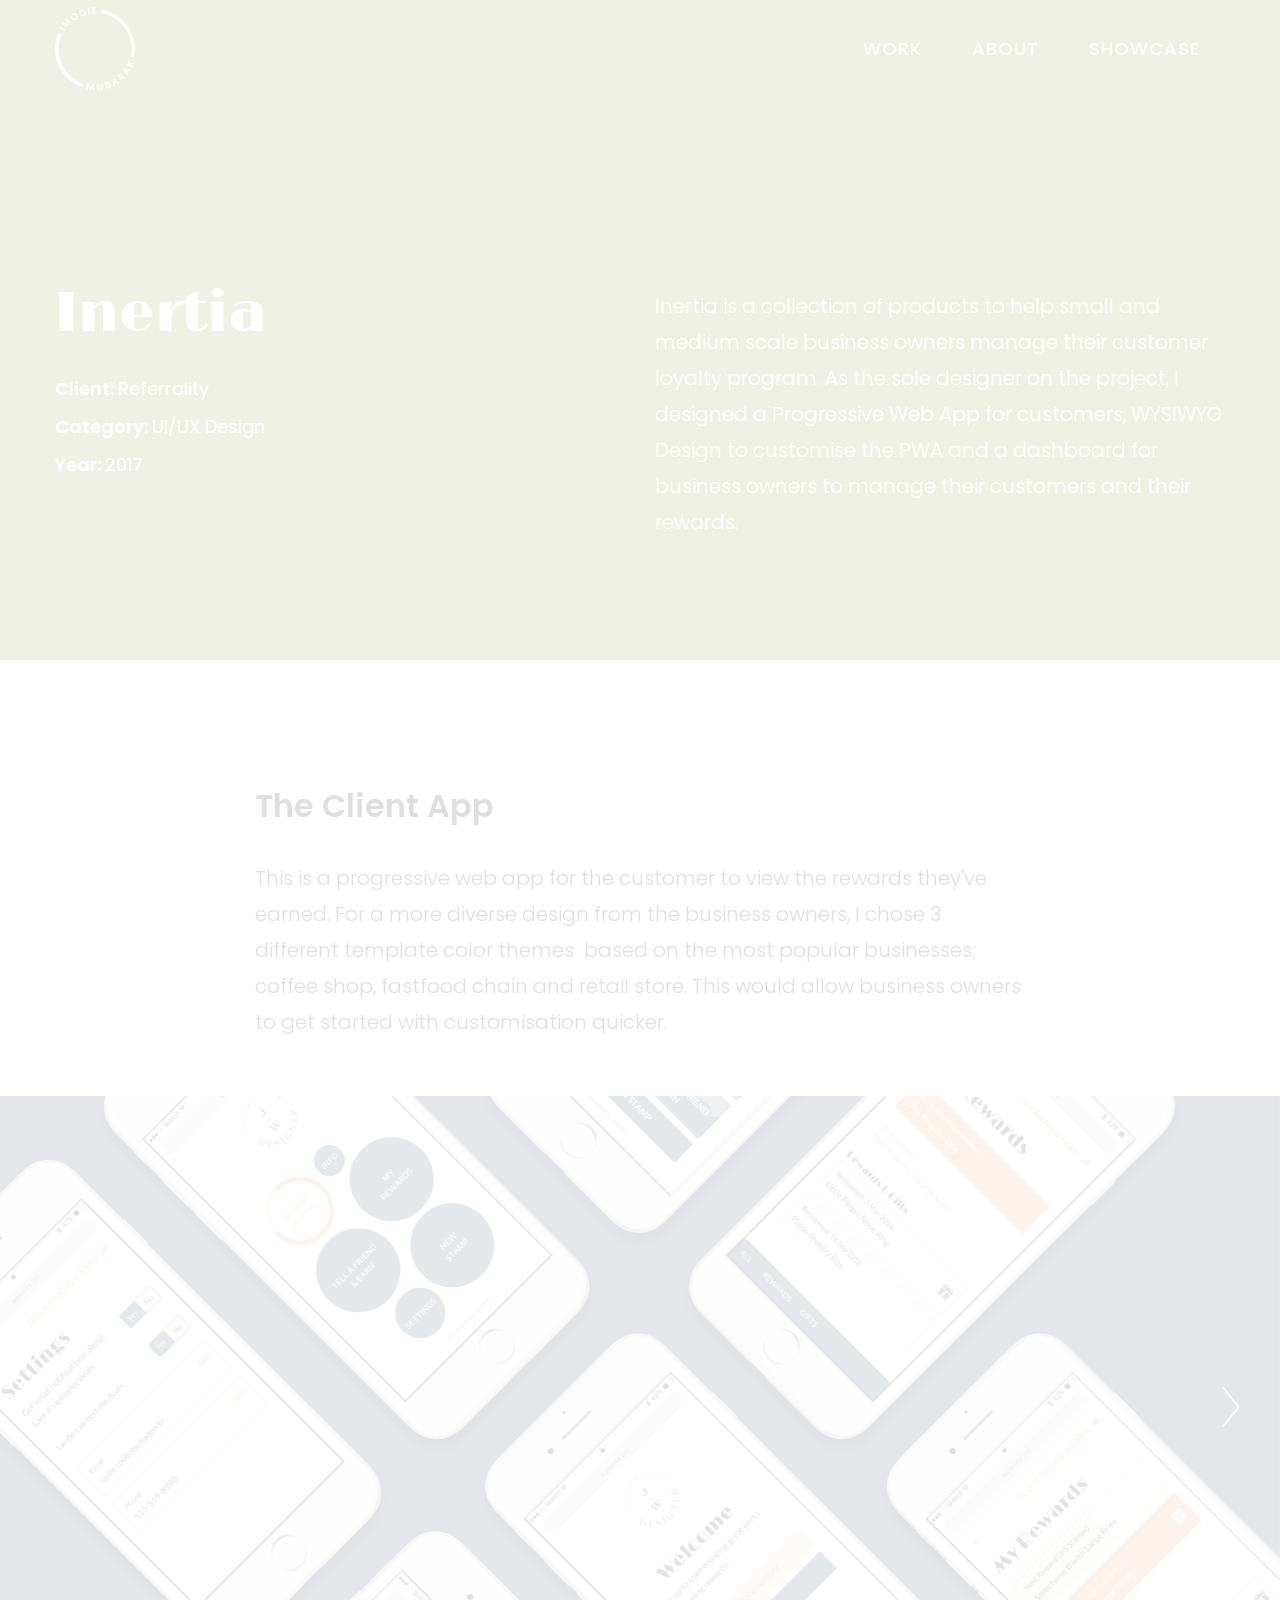
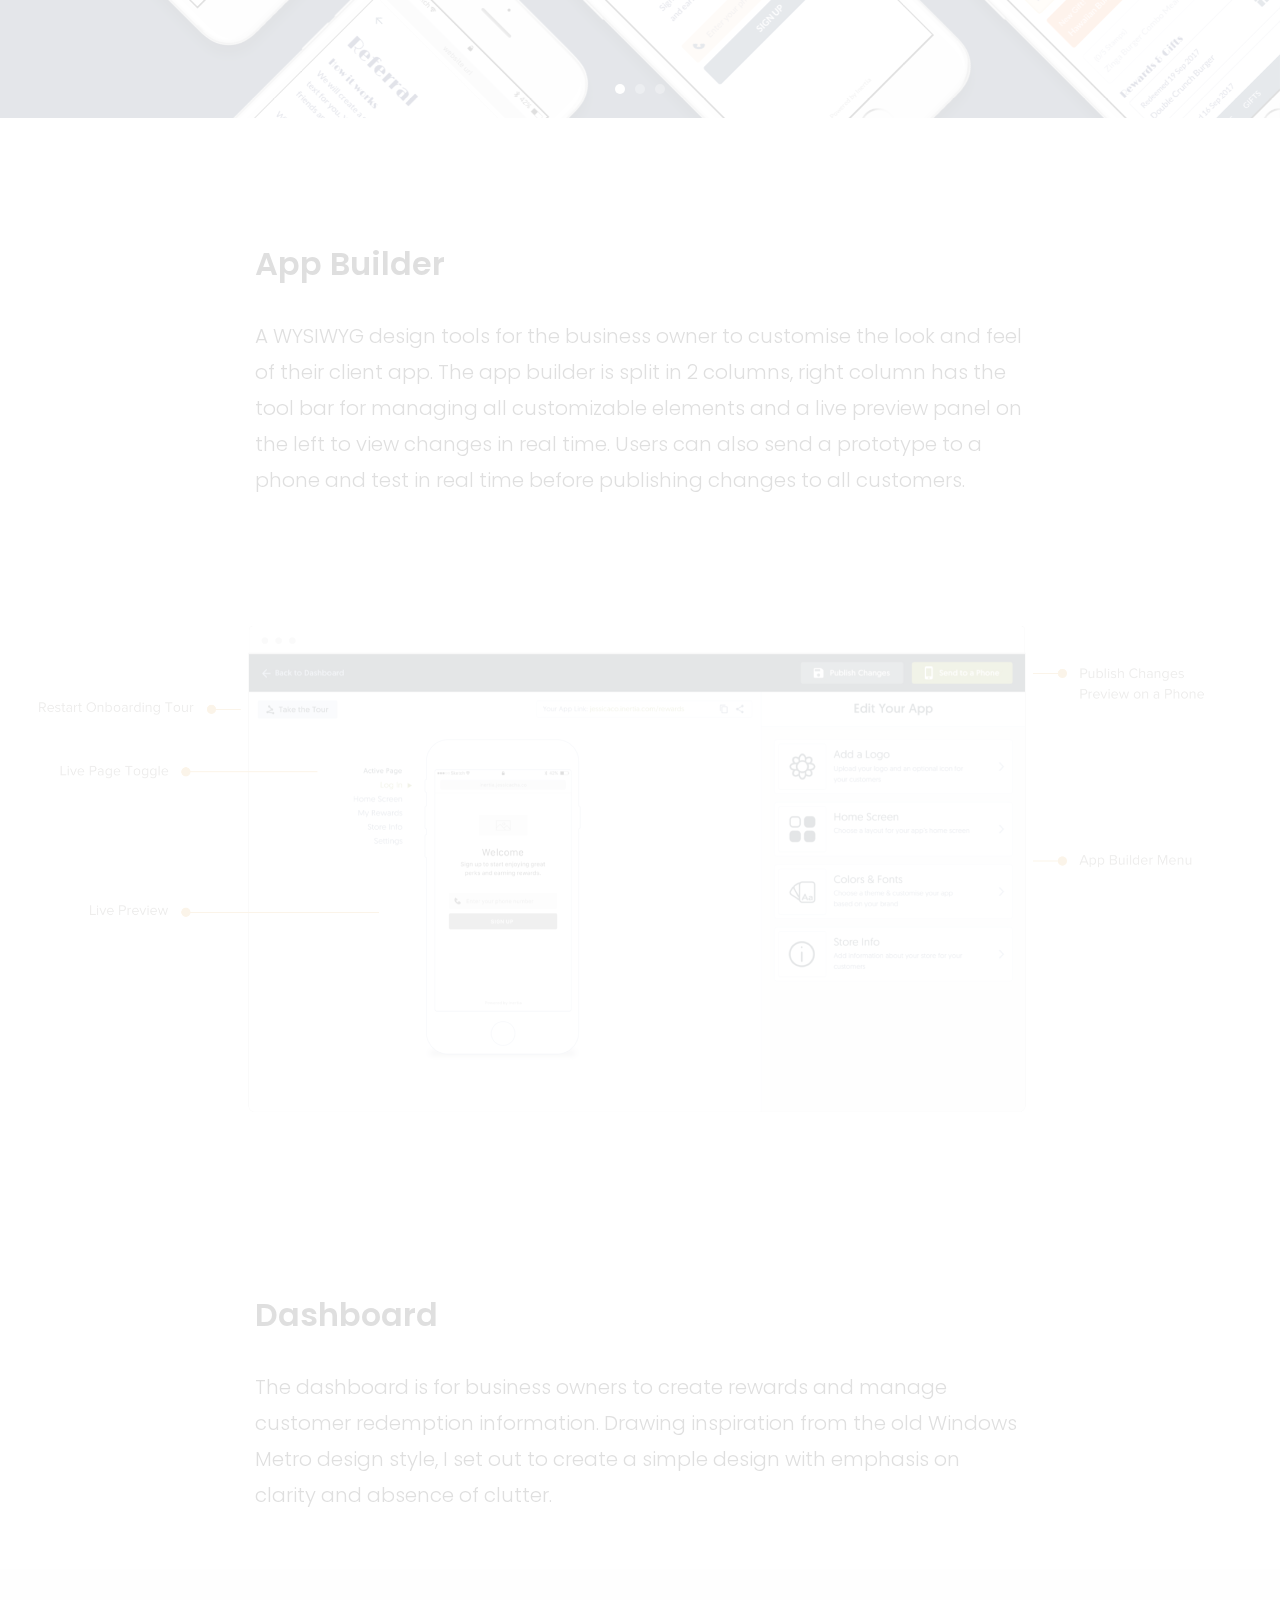
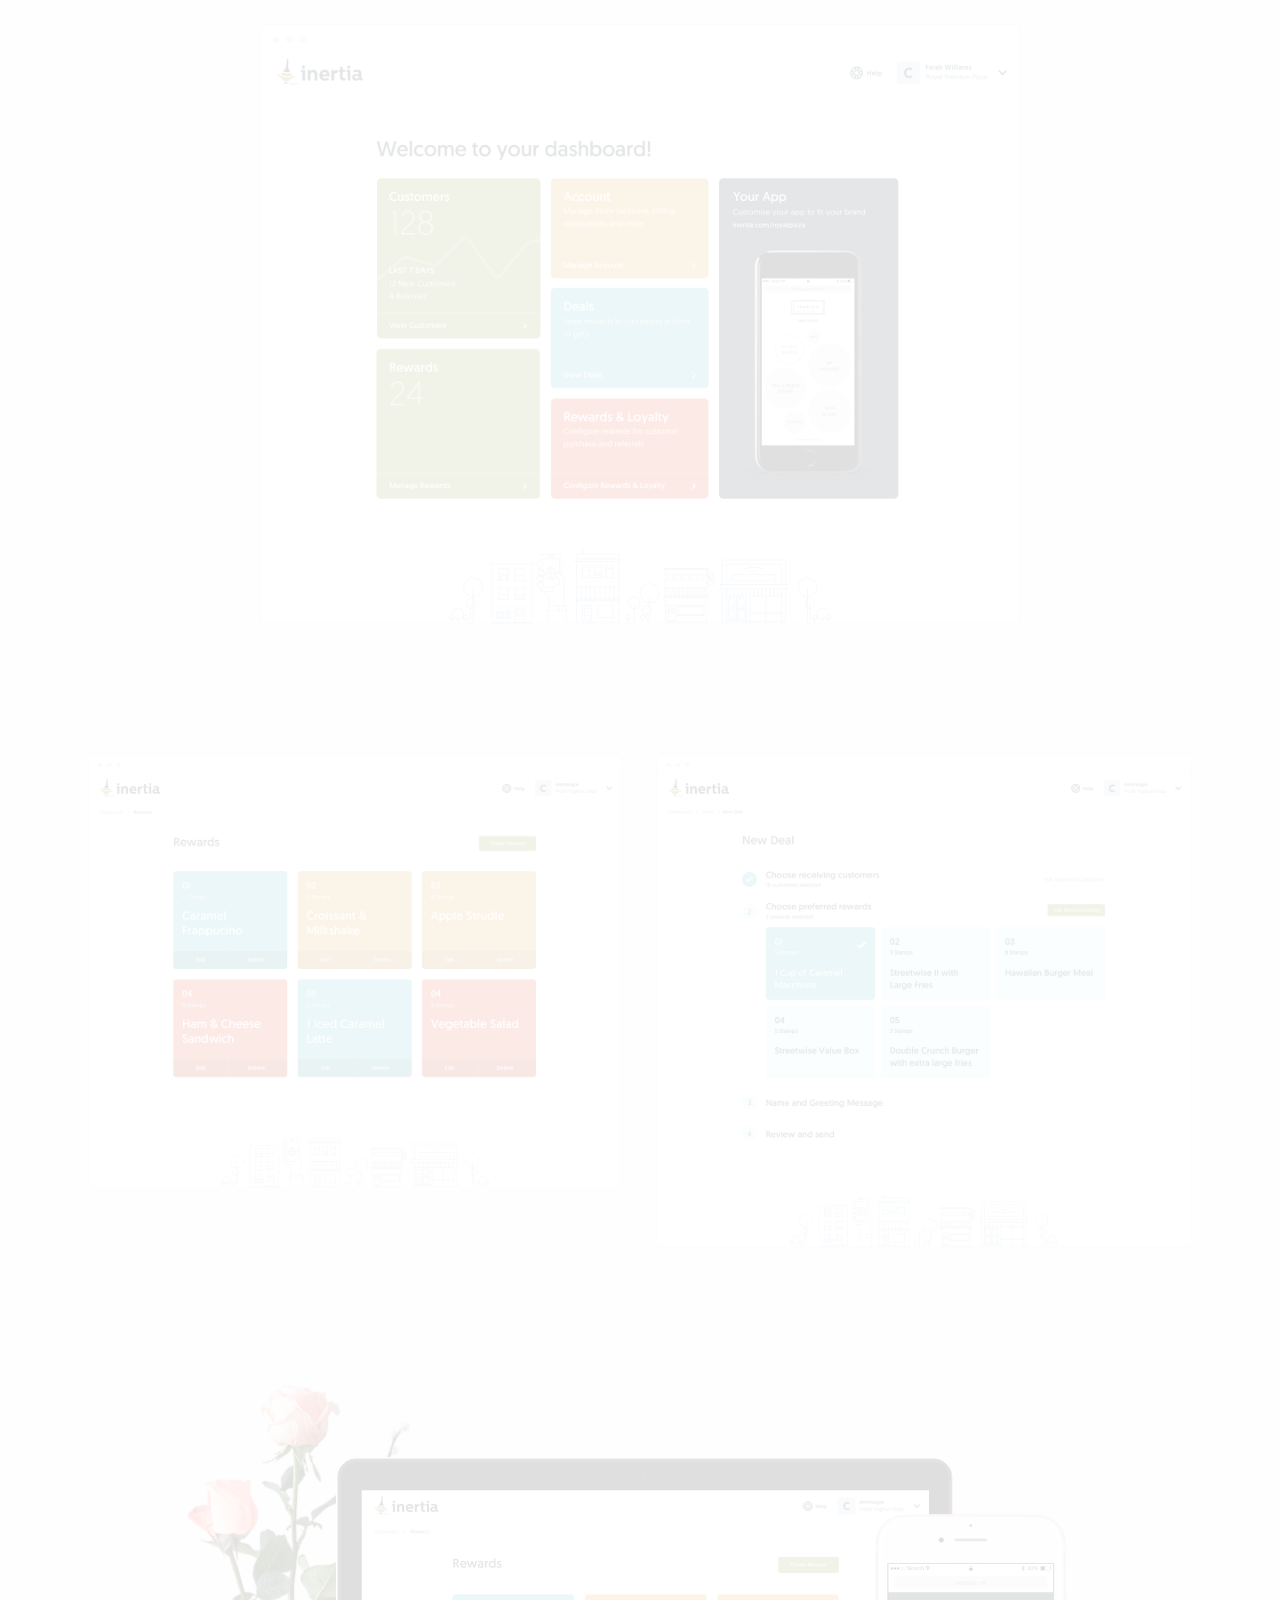
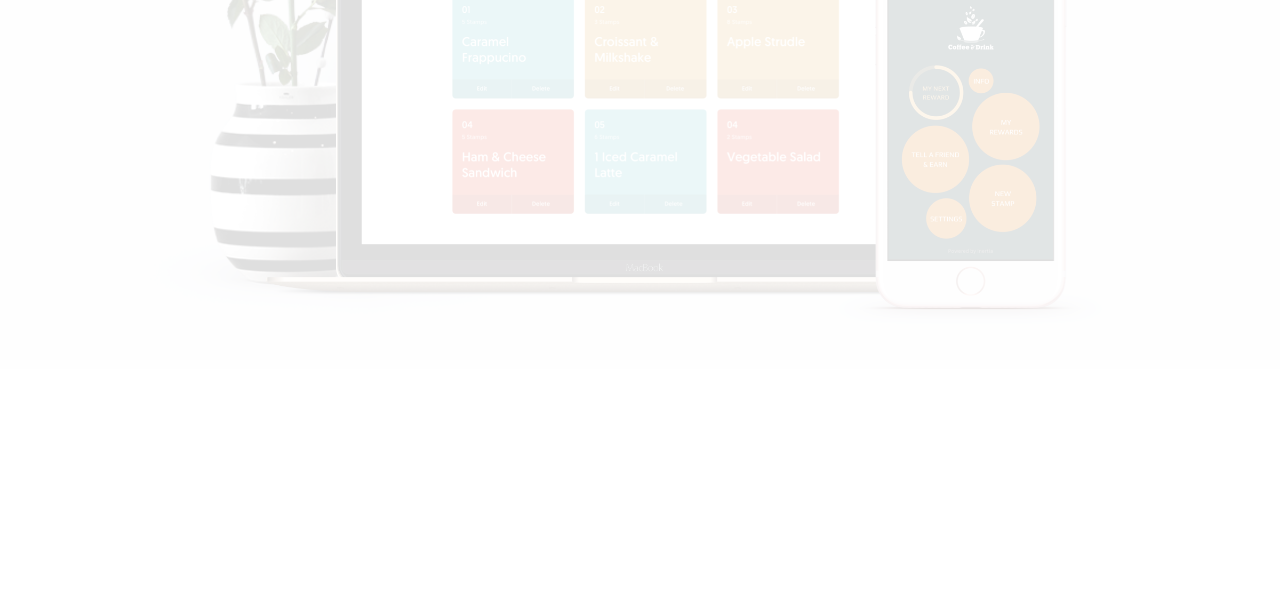
<file: index0735.html>
<HTML>
<!-- Created by HTTrack Website Copier/3.48-22 [XR&CO'2014] -->

<!-- Mirrored from imogiemubarak.com/?p=18 by HTTrack Website Copier/3.x [XR&CO'2014], Sun, 09 Jul 2017 22:42:15 GMT -->
<!-- Added by HTTrack --><meta http-equiv="content-type" content="text/html;charset=UTF-8" /><!-- /Added by HTTrack -->
<HEAD>
<META HTTP-EQUIV="Content-Type" CONTENT="text/html;charset=UTF-8"><META HTTP-EQUIV="Refresh" CONTENT="0; URL=work/inertia.html"><TITLE>Page has moved</TITLE>
</HEAD>
<BODY>
<A HREF="work/inertia.html"><h3>Click here...</h3></A>
</BODY>
<!-- Created by HTTrack Website Copier/3.48-22 [XR&CO'2014] -->

<!-- Mirrored from imogiemubarak.com/?p=18 by HTTrack Website Copier/3.x [XR&CO'2014], Sun, 09 Jul 2017 22:42:15 GMT -->
</HTML>
</file>
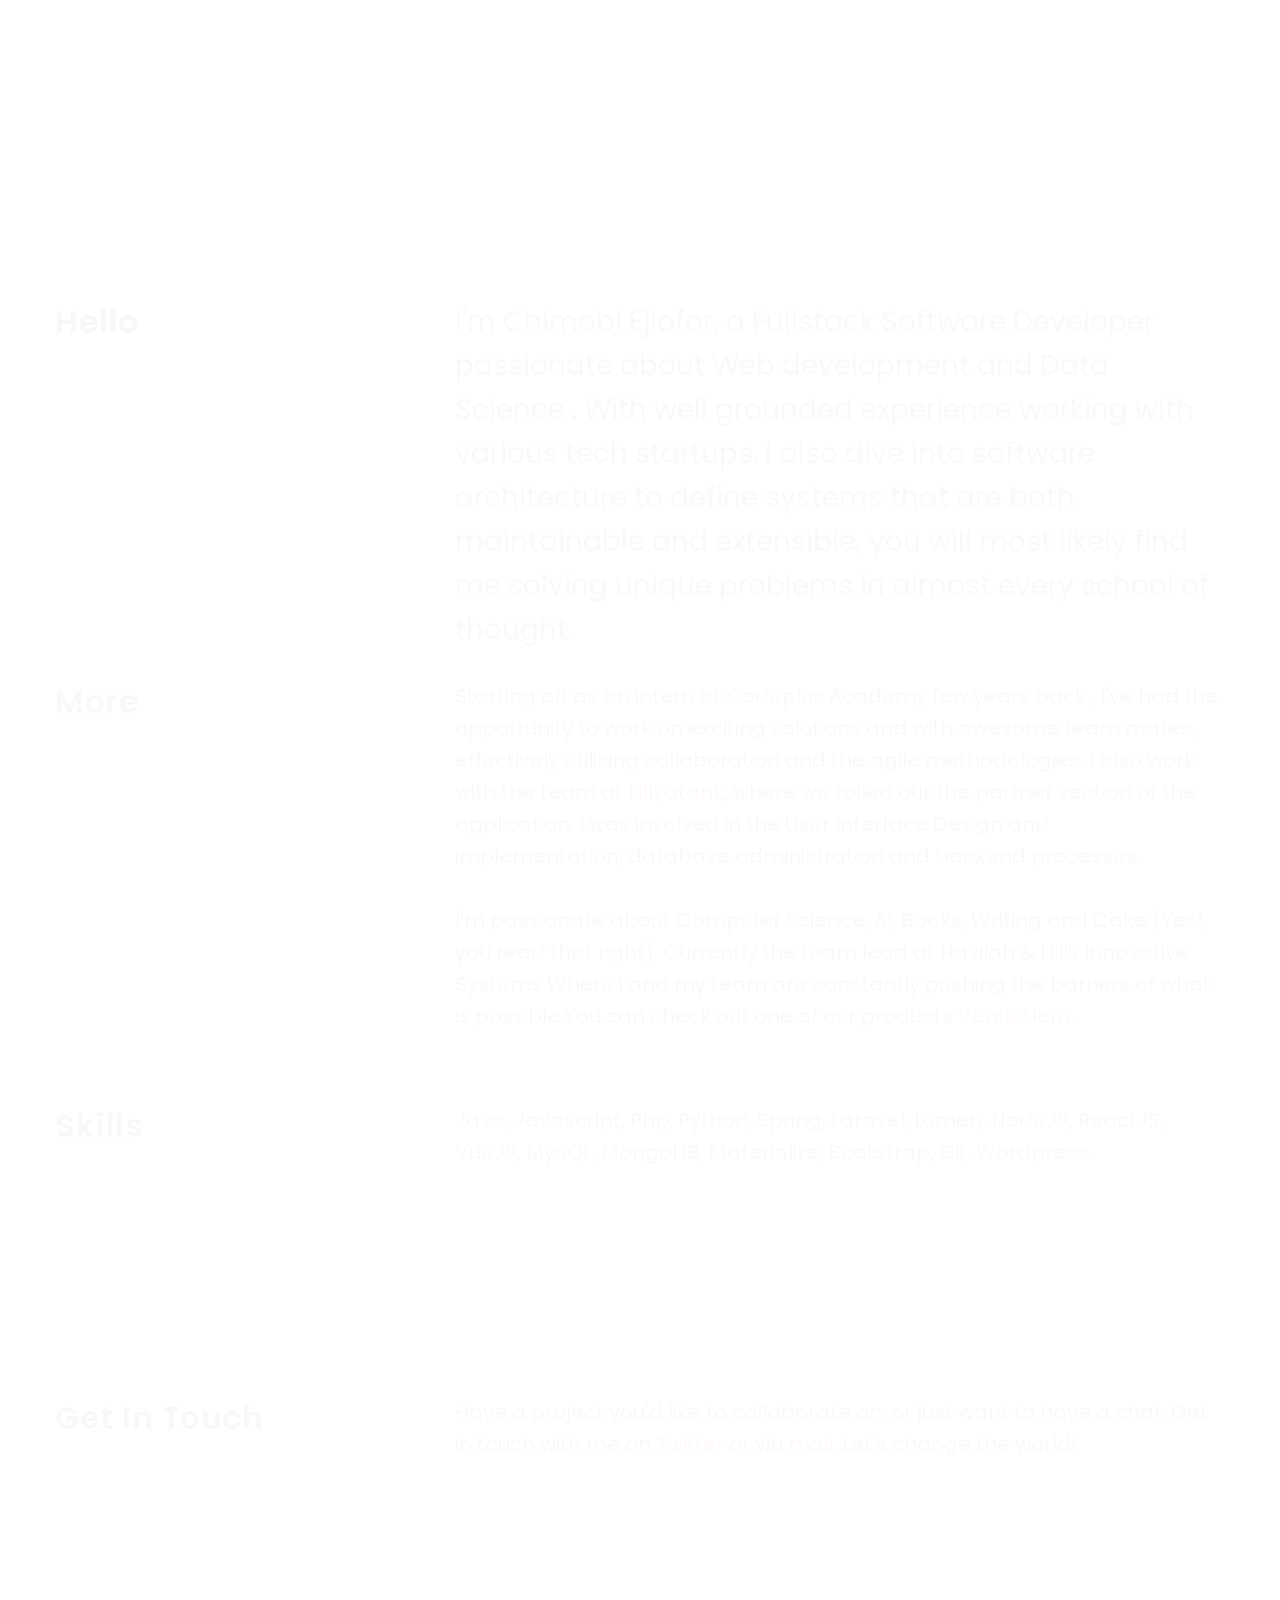
<file: index2dc4.html>
<HTML>
<!-- Created by HTTrack Website Copier/3.48-22 [XR&CO'2014] -->

<!-- Mirrored from imogiemubarak.com/?p=13 by HTTrack Website Copier/3.x [XR&CO'2014], Sun, 09 Jul 2017 22:42:15 GMT -->
<!-- Added by HTTrack --><meta http-equiv="content-type" content="text/html;charset=UTF-8" /><!-- /Added by HTTrack -->
<HEAD>
<META HTTP-EQUIV="Content-Type" CONTENT="text/html;charset=UTF-8"><META HTTP-EQUIV="Refresh" CONTENT="0; URL=about.html"><TITLE>Page has moved</TITLE>
</HEAD>
<BODY>
<A HREF="about.html"><h3>Click here...</h3></A>
</BODY>
<!-- Created by HTTrack Website Copier/3.48-22 [XR&CO'2014] -->

<!-- Mirrored from imogiemubarak.com/?p=13 by HTTrack Website Copier/3.x [XR&CO'2014], Sun, 09 Jul 2017 22:42:15 GMT -->
</HTML>
</file>
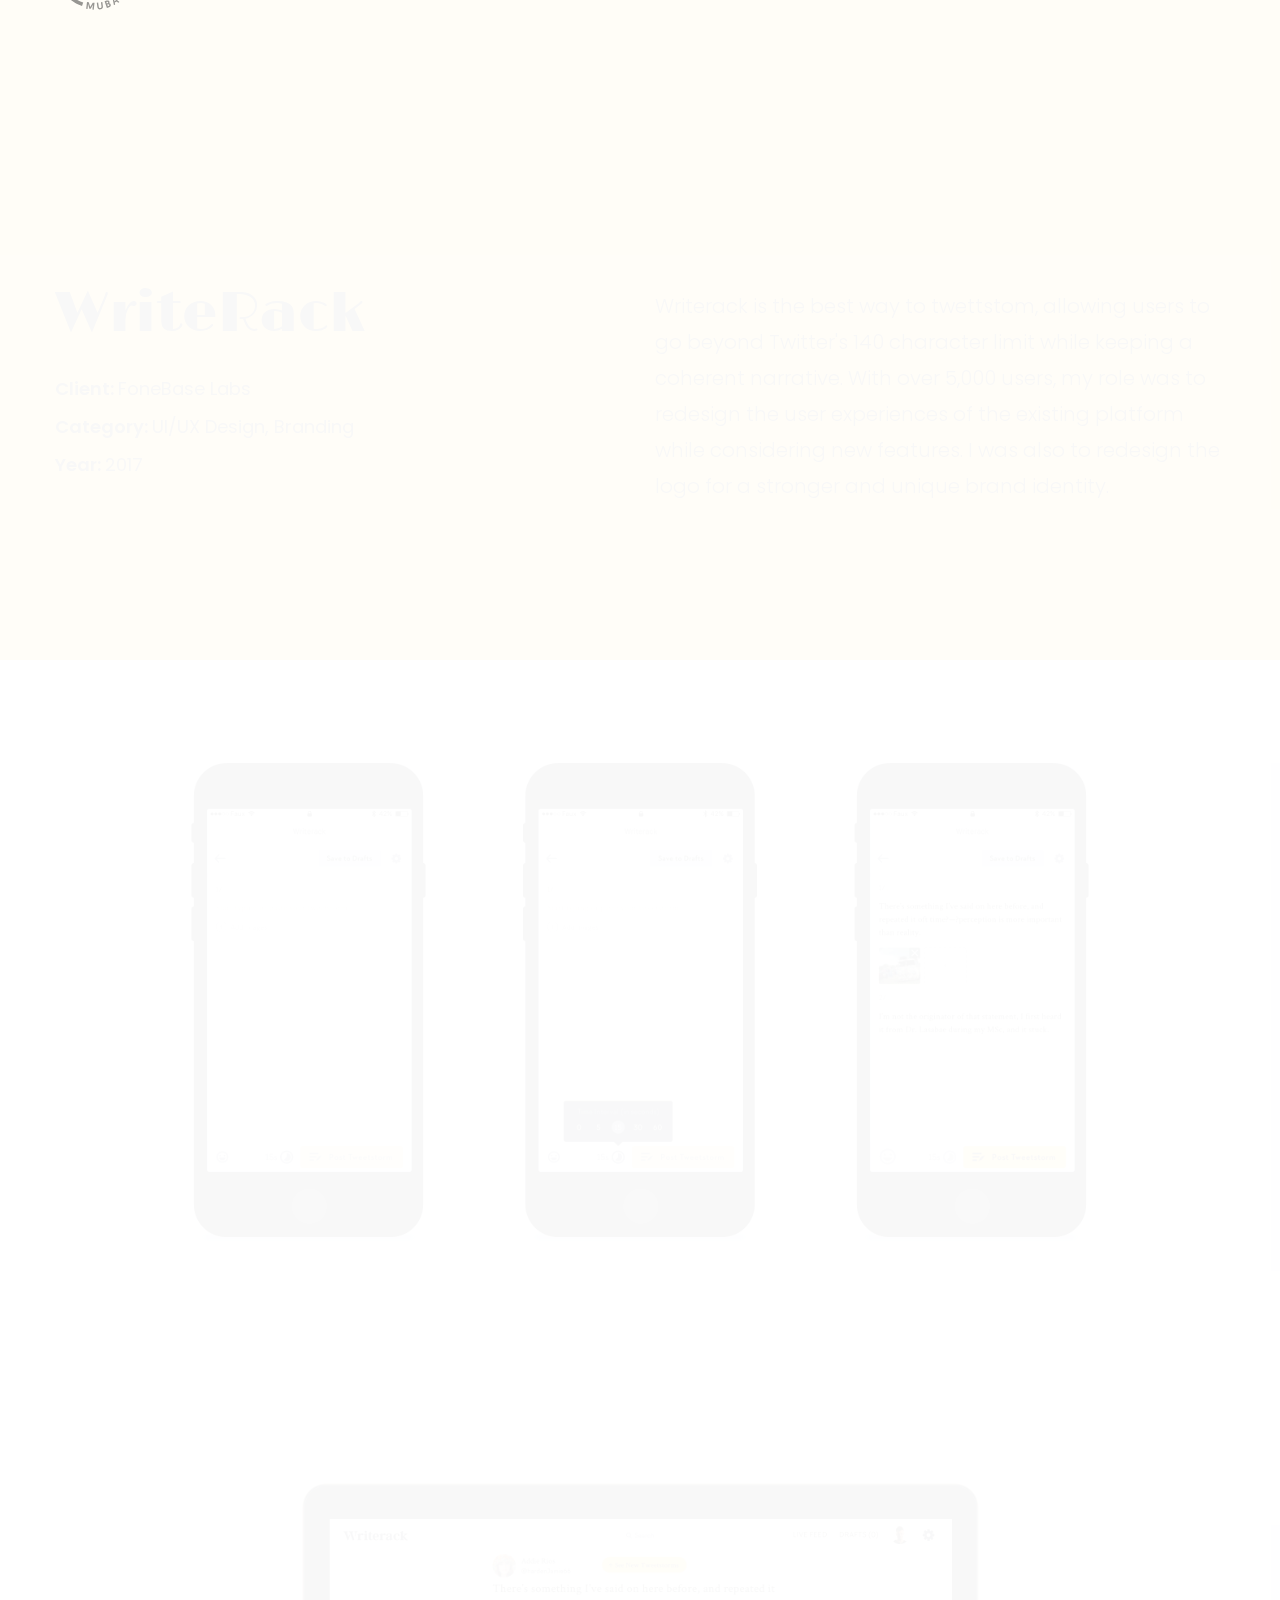
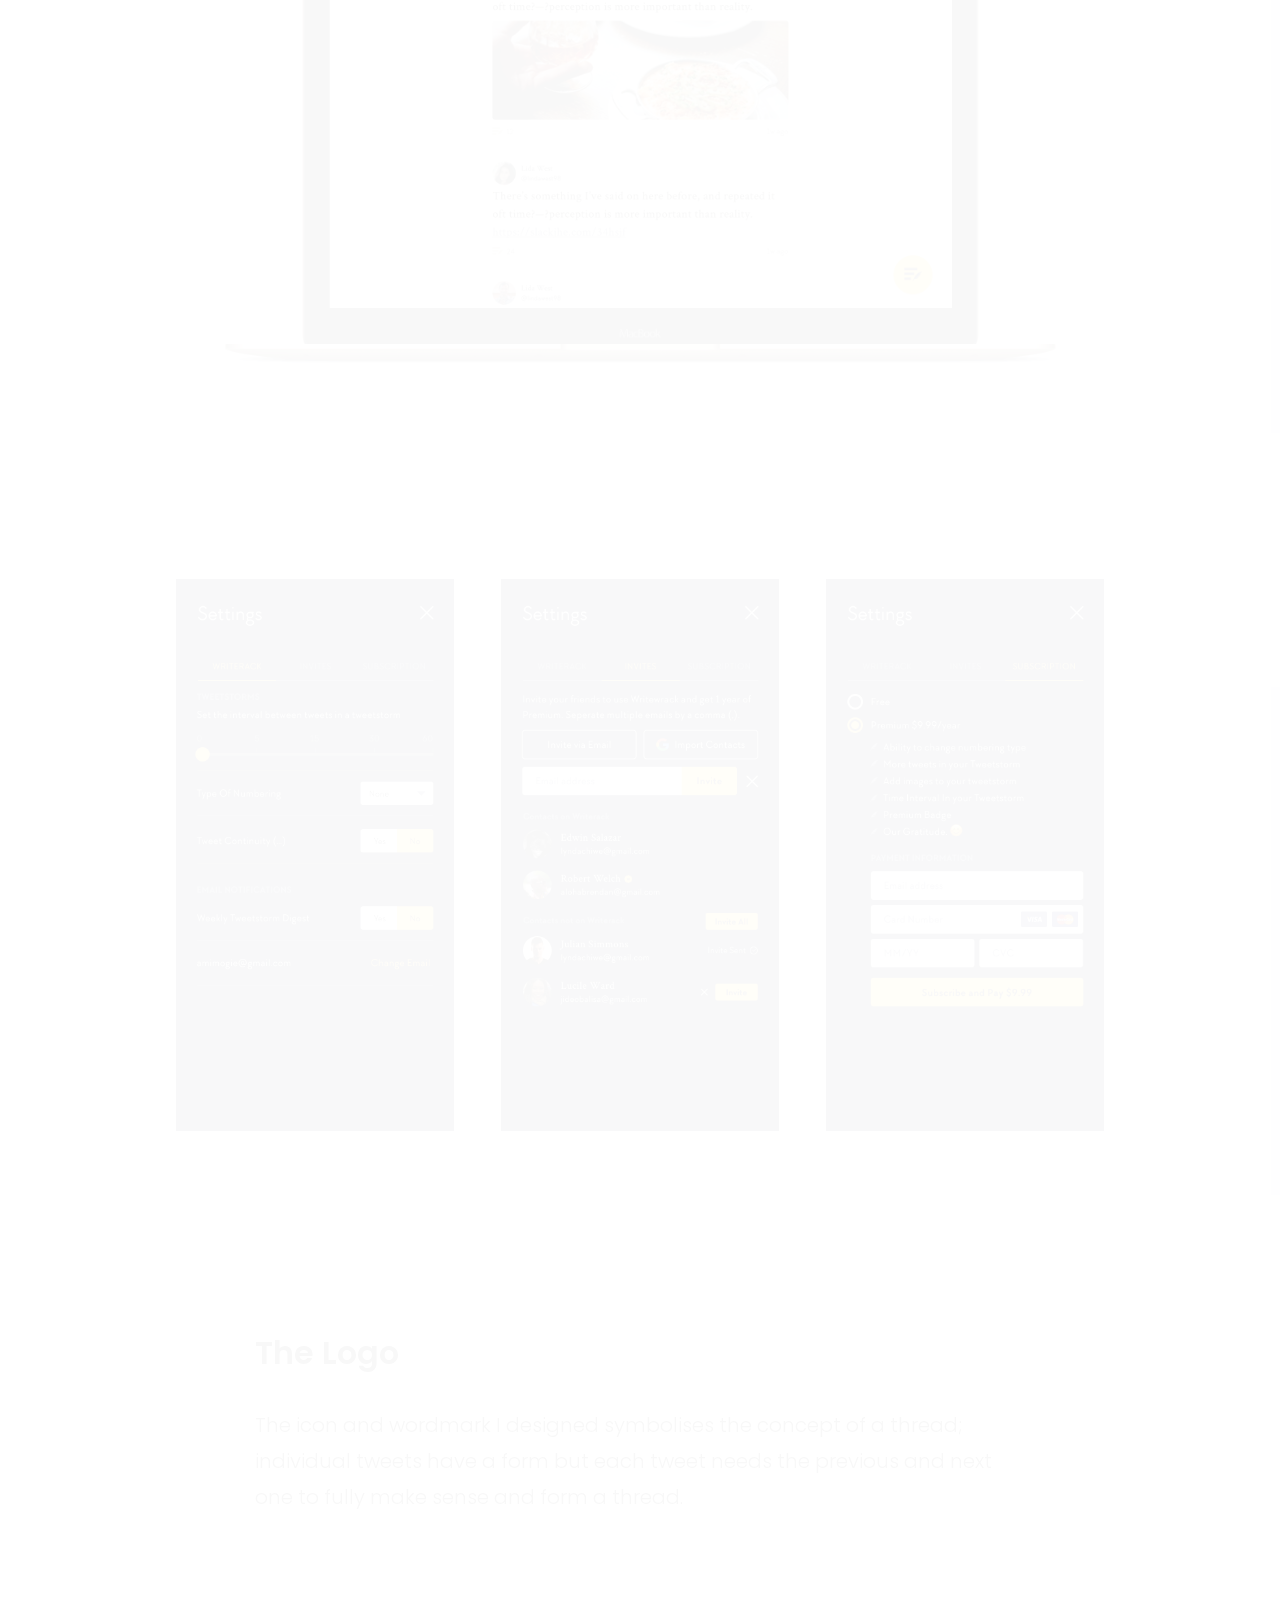
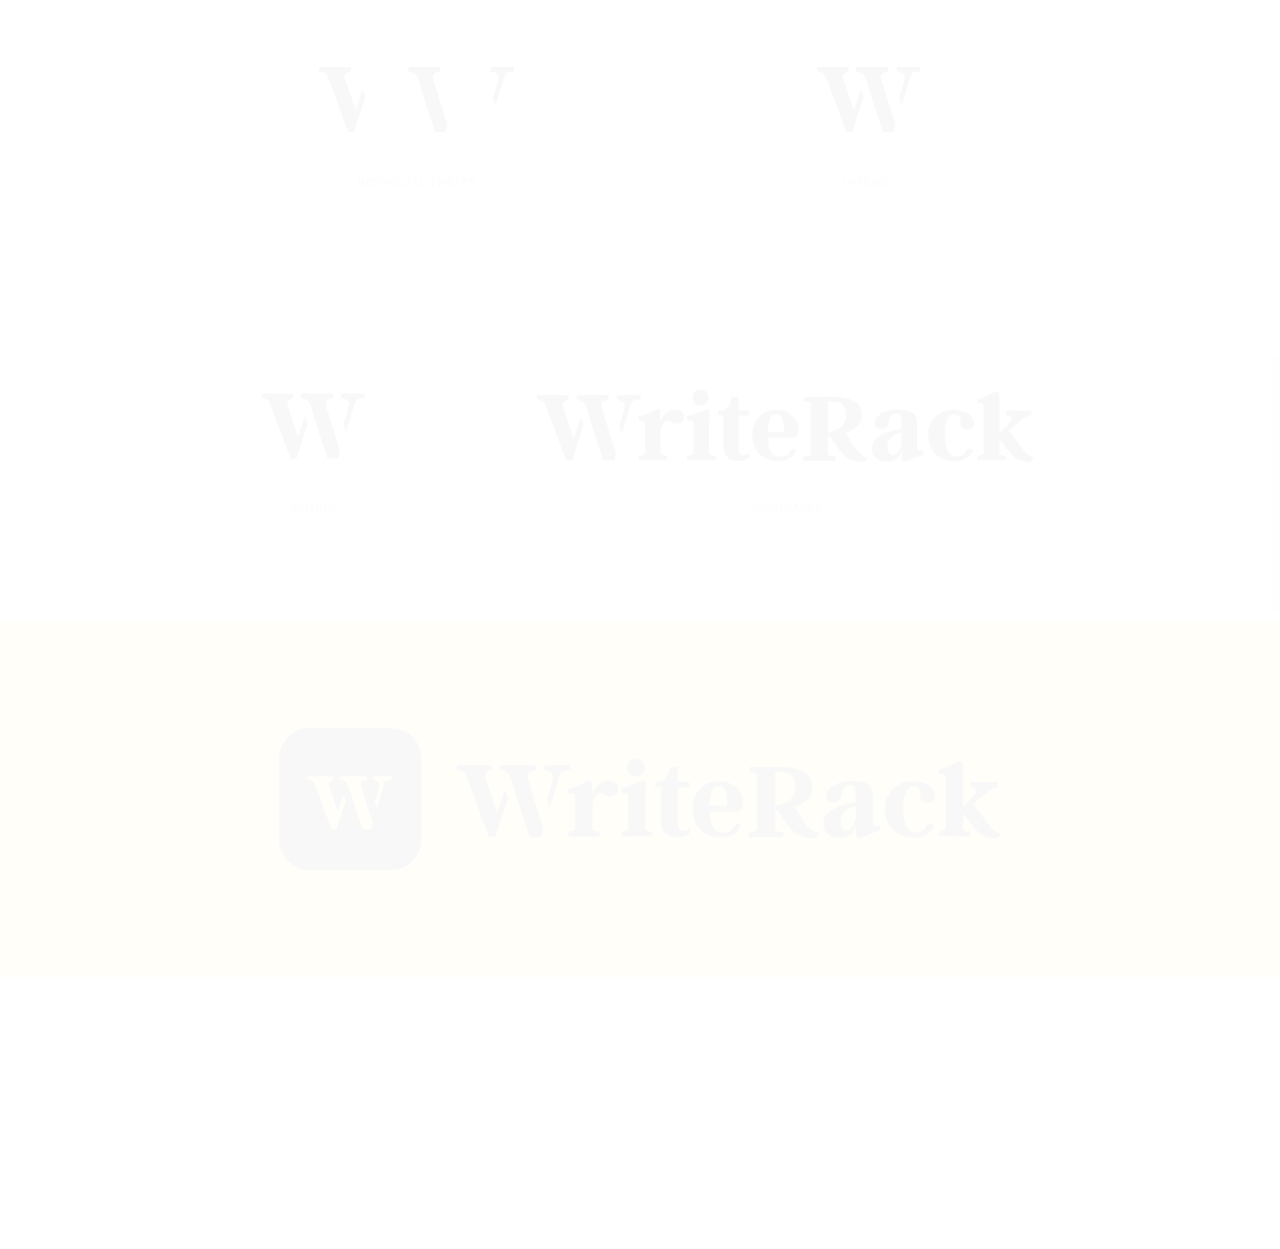
<file: index341b.html>
<HTML>
<!-- Created by HTTrack Website Copier/3.48-22 [XR&CO'2014] -->

<!-- Mirrored from imogiemubarak.com/?p=20 by HTTrack Website Copier/3.x [XR&CO'2014], Sun, 09 Jul 2017 22:43:03 GMT -->
<!-- Added by HTTrack --><meta http-equiv="content-type" content="text/html;charset=UTF-8" /><!-- /Added by HTTrack -->
<HEAD>
<META HTTP-EQUIV="Content-Type" CONTENT="text/html;charset=UTF-8"><META HTTP-EQUIV="Refresh" CONTENT="0; URL=work/writerack.html"><TITLE>Page has moved</TITLE>
</HEAD>
<BODY>
<A HREF="work/writerack.html"><h3>Click here...</h3></A>
</BODY>
<!-- Created by HTTrack Website Copier/3.48-22 [XR&CO'2014] -->

<!-- Mirrored from imogiemubarak.com/?p=20 by HTTrack Website Copier/3.x [XR&CO'2014], Sun, 09 Jul 2017 22:43:03 GMT -->
</HTML>
</file>
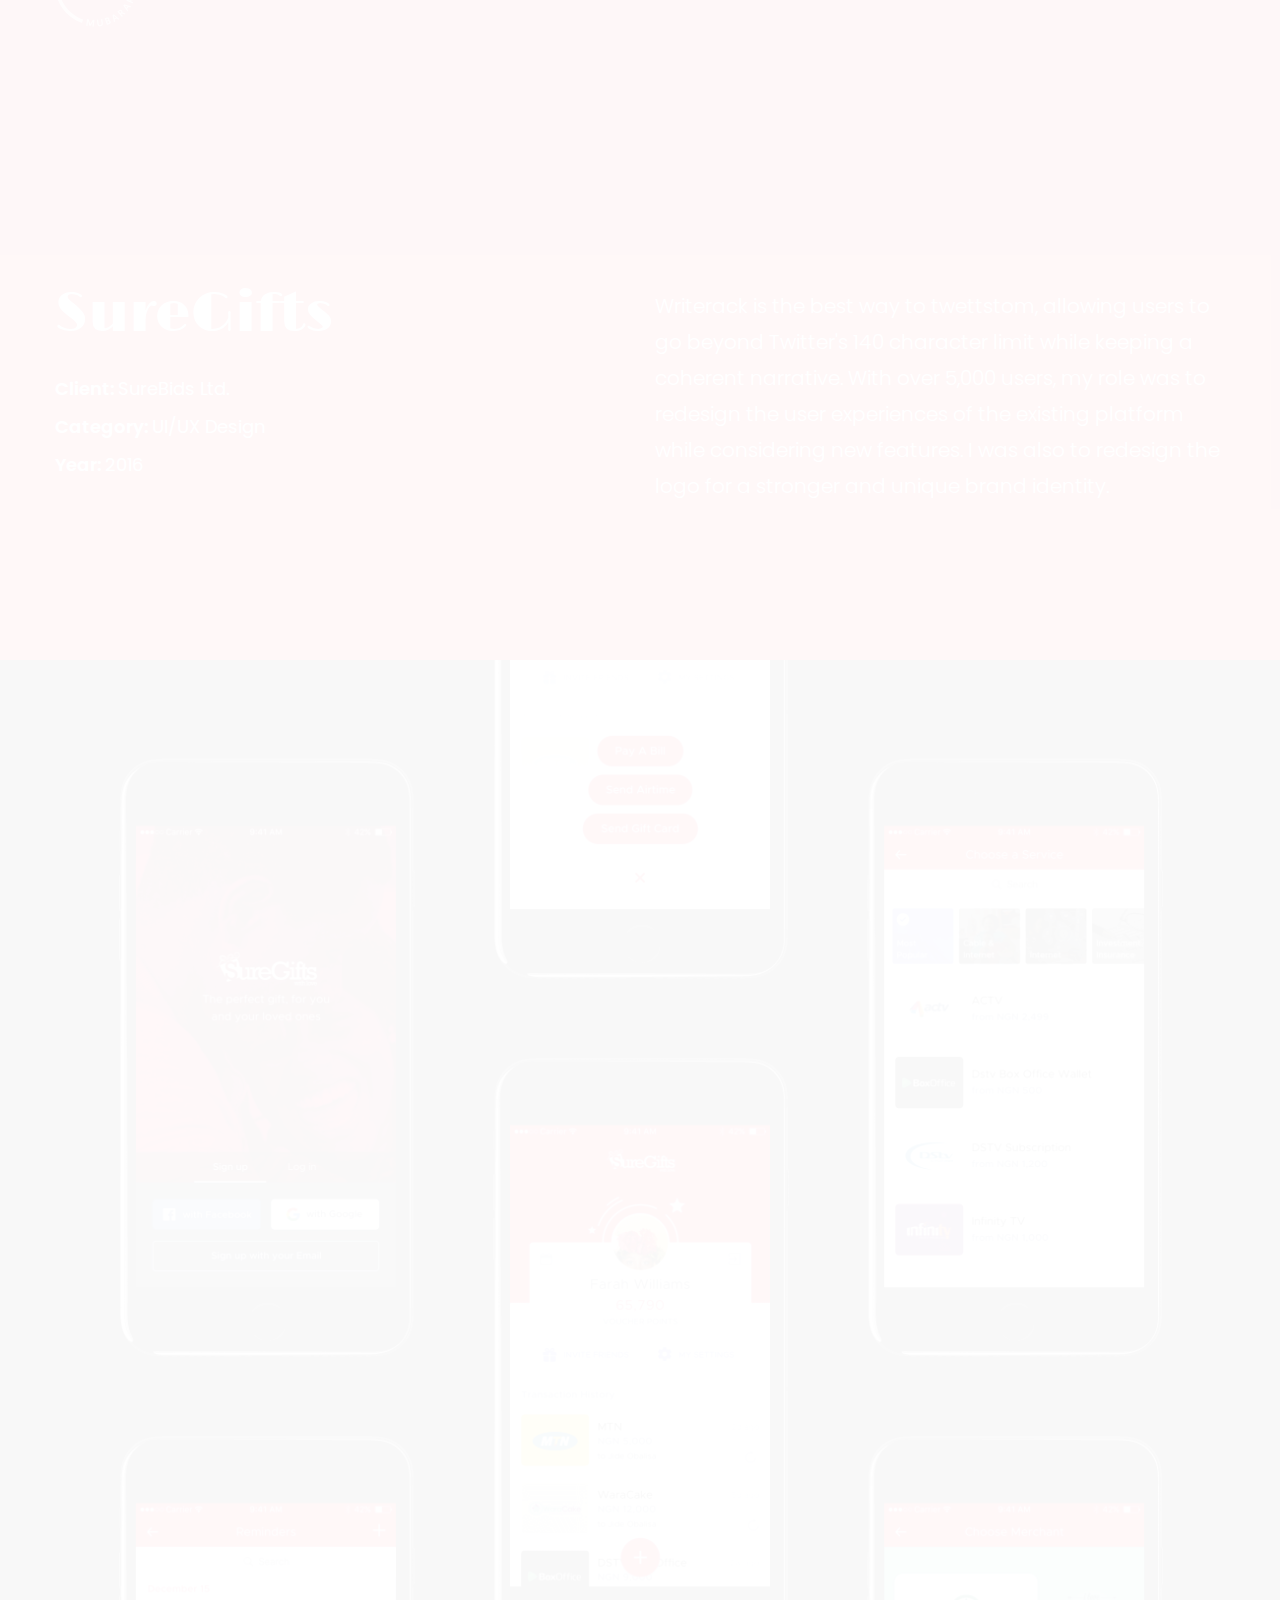
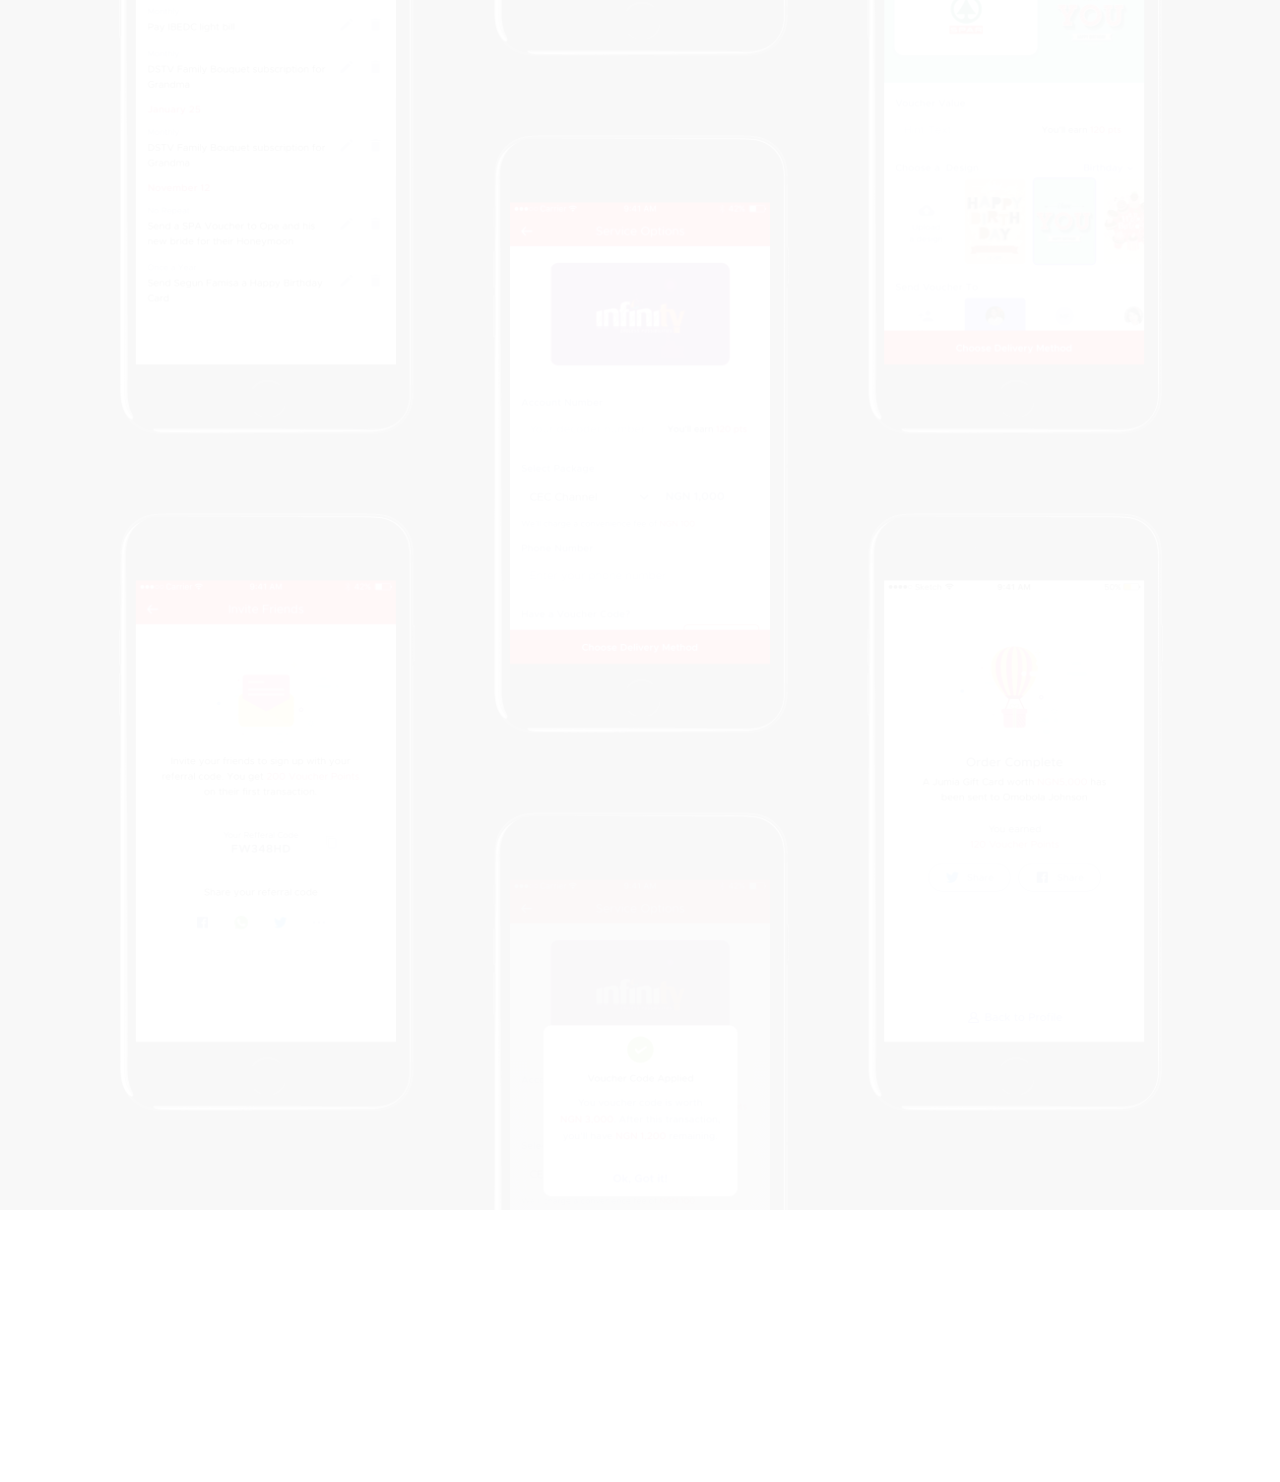
<file: index5831.html>
<HTML>
<!-- Created by HTTrack Website Copier/3.48-22 [XR&CO'2014] -->

<!-- Mirrored from imogiemubarak.com/?p=19 by HTTrack Website Copier/3.x [XR&CO'2014], Sun, 09 Jul 2017 22:43:12 GMT -->
<!-- Added by HTTrack --><meta http-equiv="content-type" content="text/html;charset=UTF-8" /><!-- /Added by HTTrack -->
<HEAD>
<META HTTP-EQUIV="Content-Type" CONTENT="text/html;charset=UTF-8"><META HTTP-EQUIV="Refresh" CONTENT="0; URL=work/suregift.html"><TITLE>Page has moved</TITLE>
</HEAD>
<BODY>
<A HREF="work/suregift.html"><h3>Click here...</h3></A>
</BODY>
<!-- Created by HTTrack Website Copier/3.48-22 [XR&CO'2014] -->

<!-- Mirrored from imogiemubarak.com/?p=19 by HTTrack Website Copier/3.x [XR&CO'2014], Sun, 09 Jul 2017 22:43:12 GMT -->
</HTML>
</file>
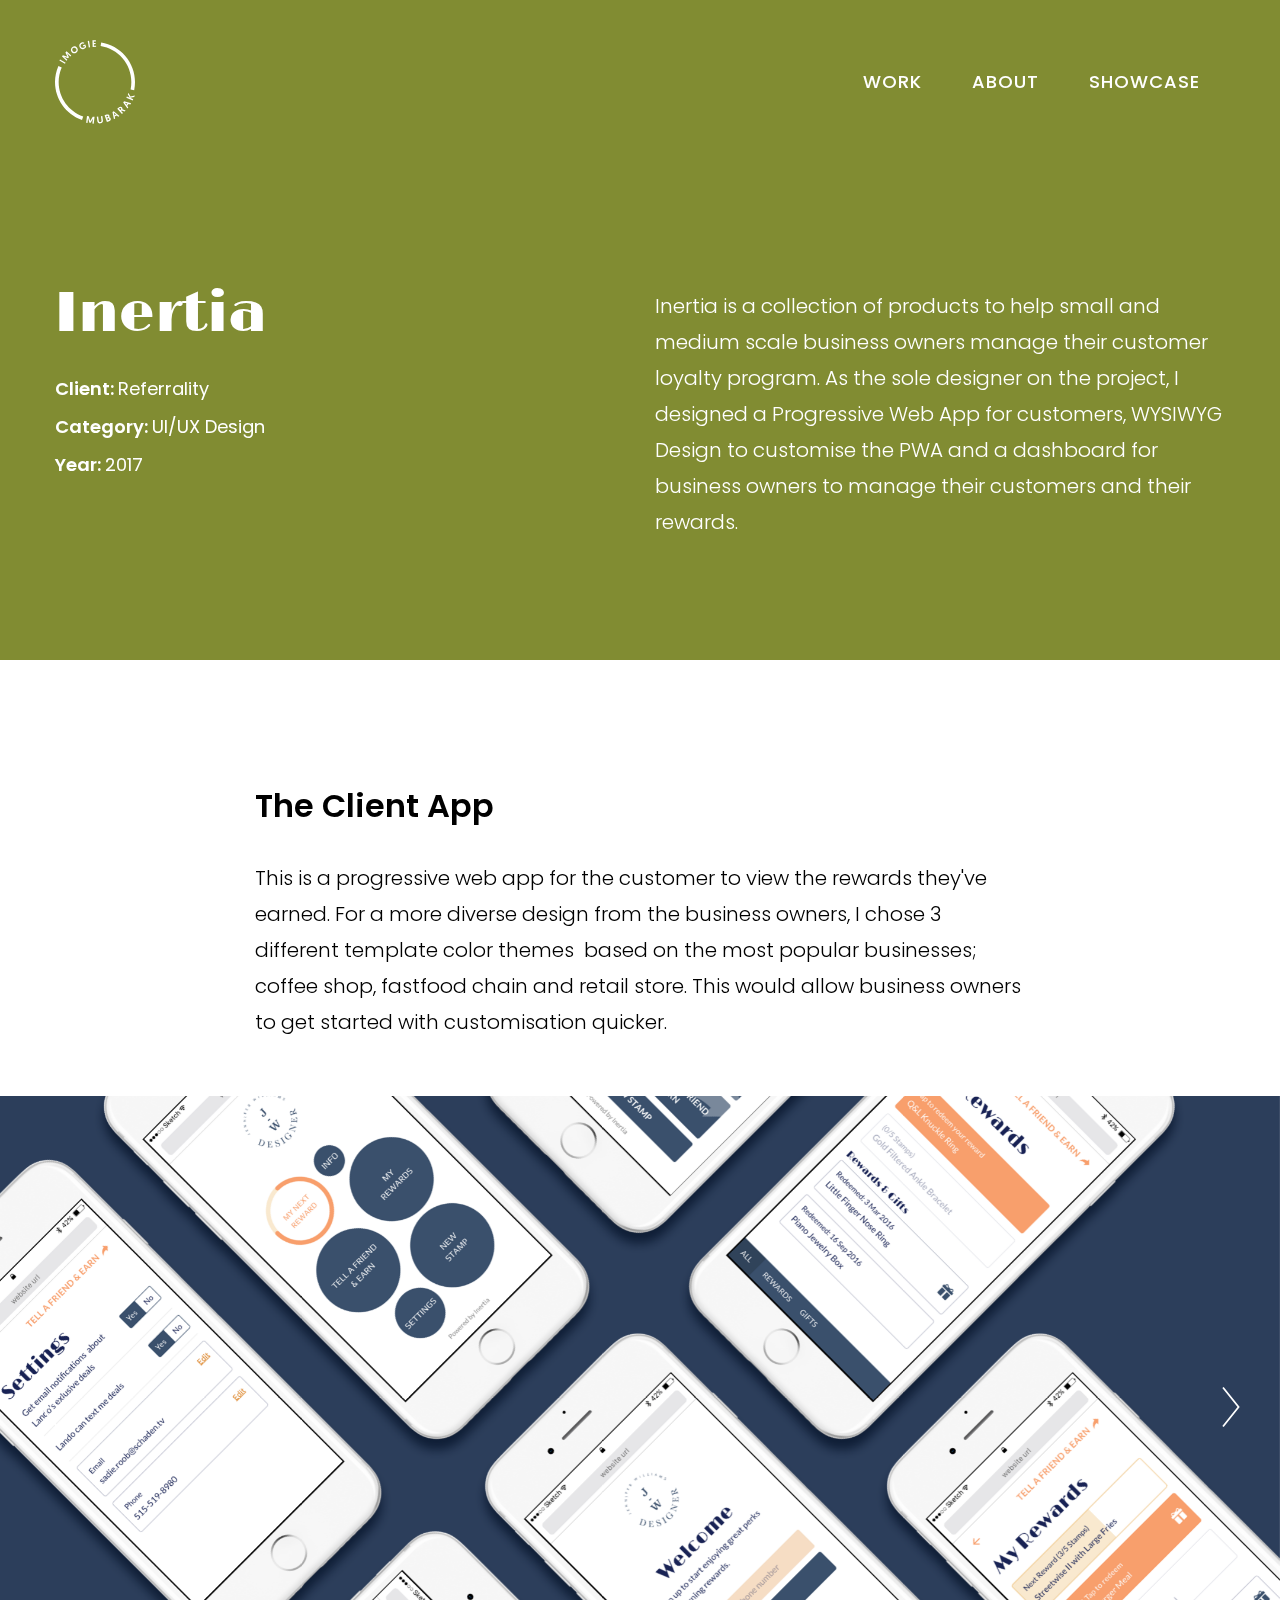
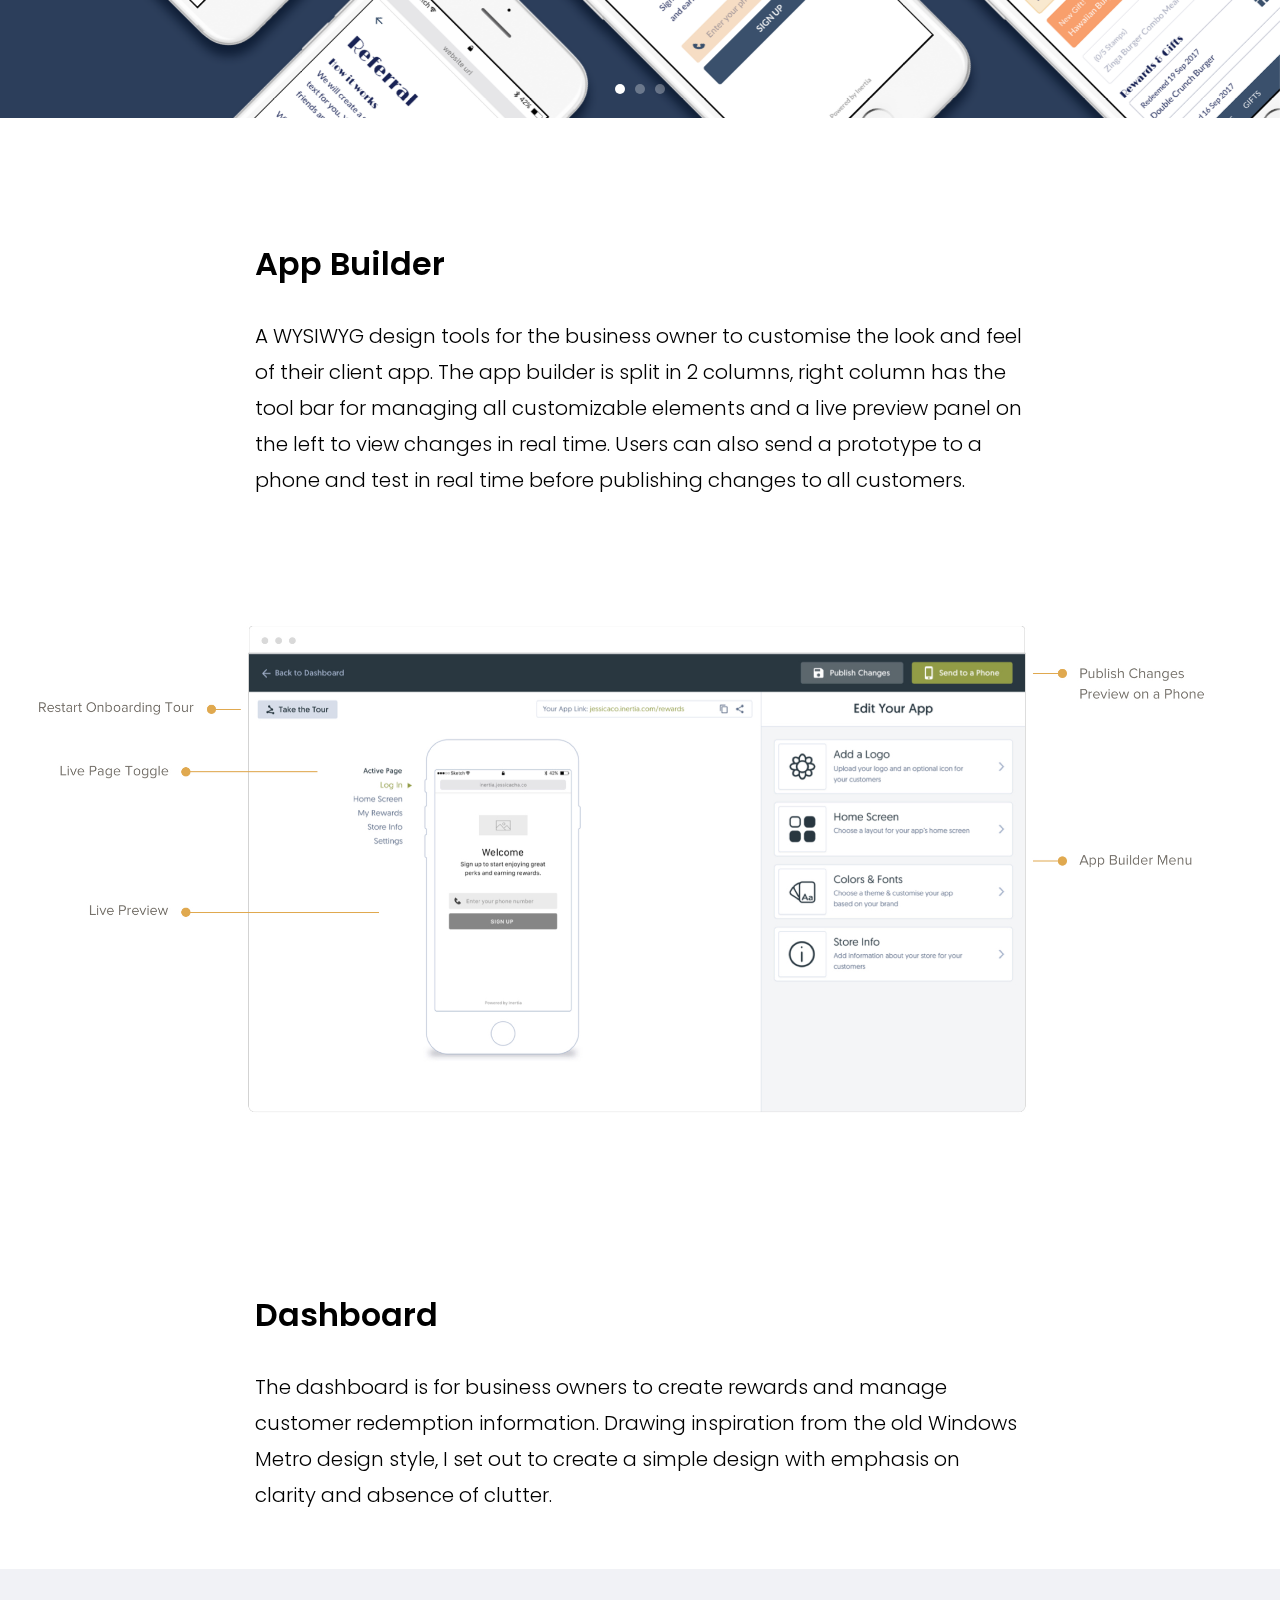
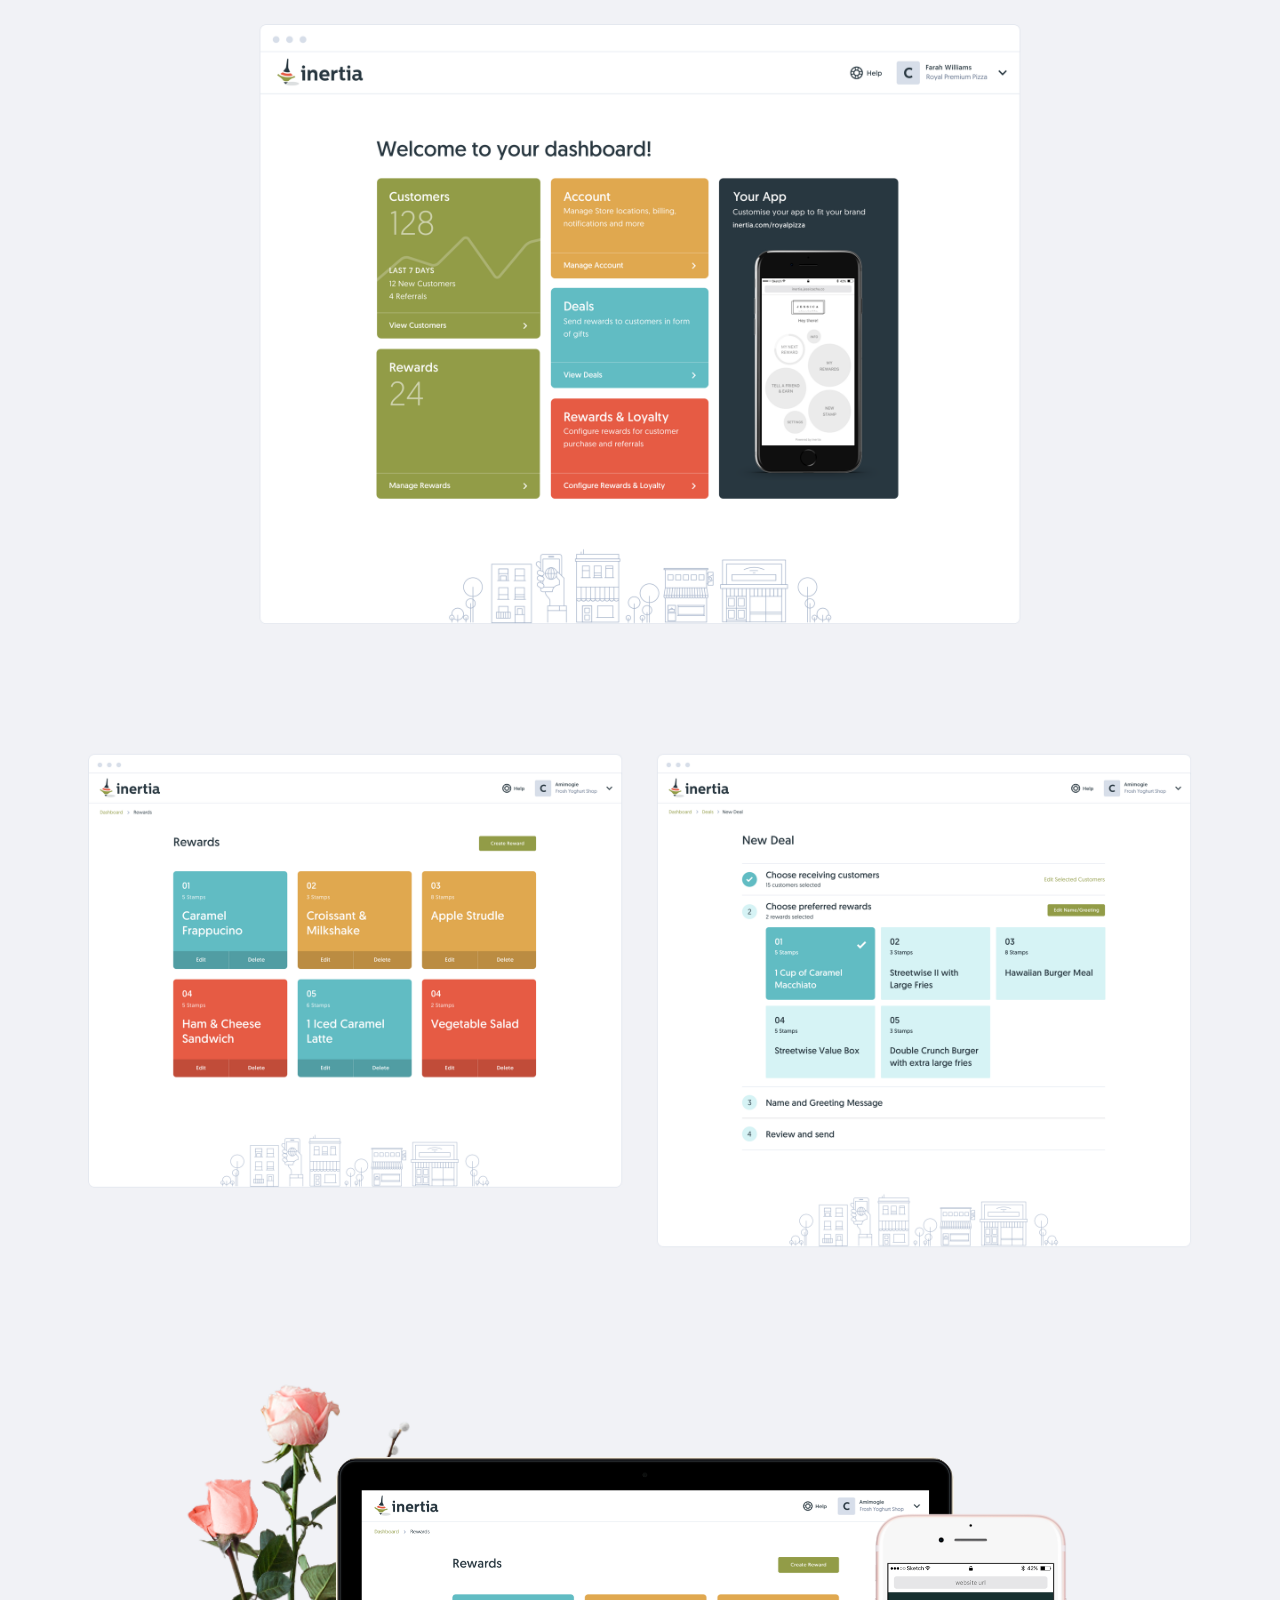
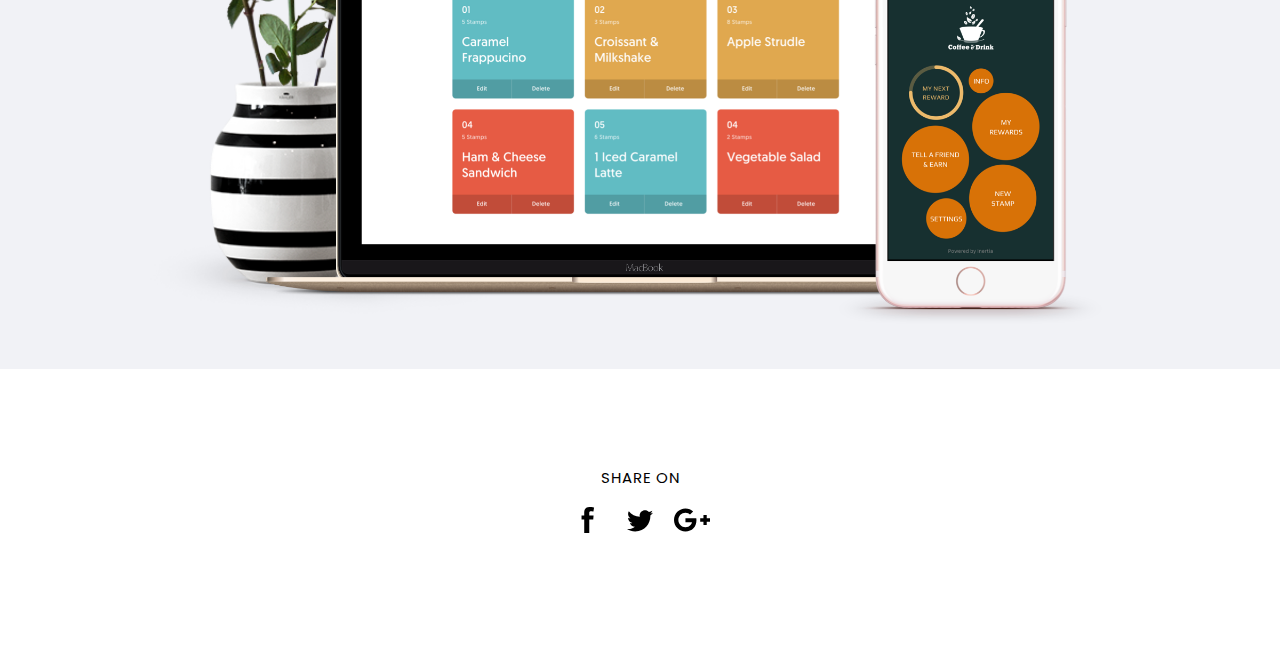
<file: work/inertia.html>
<!DOCTYPE html>
<html lang="en-US" data-version="3.0.8">
	
<!-- Mirrored from imogiemubarak.com/work/inertia by HTTrack Website Copier/3.x [XR&CO'2014], Sun, 09 Jul 2017 22:40:18 GMT -->
<!-- Added by HTTrack --><meta http-equiv="content-type" content="text/html;charset=UTF-8" /><!-- /Added by HTTrack -->
<head>
		<meta charset="UTF-8" />
		<meta name="viewport" content="width=device-width, initial-scale=1.0, maximum-scale=1.0" />
		<meta name="description" content="Interface Designer, Creating Awesomeness">
		<title>Imogie Mubarak &rsaquo; Inertia</title>
		<link rel="pingback" href="../xmlrpc.php" />
		<!--[if lt IE 9]><script src="http://html5shim.googlecode.com/svn/trunk/html5.js"></script><![endif]-->
		<link type="text/css" rel="stylesheet" href="../wp-content/themes/semplice/css/reset.css">
		<link data-fontset-id="ce-fontset" href="https://fonts.googleapis.com/css?family=Limelight|Poppins" rel="stylesheet"><style id="ce-fontset" type="text/css">.light { font-family: "Poppins", Helvetica, Arial, sans-serif !important; font-style: normal; font-weight: 300; }.light_italic { font-family: "Poppins", Helvetica, Arial, sans-serif !important; font-style: italic; font-weight: 300; }body, textarea, input { font-family: "Poppins", Helvetica, Arial, sans-serif !important; font-style: normal; font-weight: 400;}.regular { font-family: "Poppins", Helvetica, Arial, sans-serif !important; font-style: normal; font-weight: 400; }.regular_italic { font-family: "Poppins", Helvetica, Arial, sans-serif !important; font-style: italic; font-weight: 400; }.semibold { font-family: "Poppins", Helvetica, Arial, sans-serif !important; font-style: normal; font-weight: 500; }.semibold_italic { font-family: "Poppins", Helvetica, Arial, sans-serif !important; font-style: italic; font-weight: 500; }.bold, .wysiwyg-ce h1, .wysiwyg-ce h2, .wysiwyg-ce h3, .wysiwyg-ce h4, .wysiwyg-ce h5, .wysiwyg-ce h6, #semplice h1, #semplice h2, #semplice h3, #semplice h4, #semplice h5, #semplice h6 { font-family: "Poppins", Helvetica, Arial, sans-serif; font-style: normal; font-weight: 600; }.bold_italic { font-family: "Poppins", Helvetica, Arial, sans-serif !important; font-style: italic; font-weight: 600; }.custom_one { font-family: "Limelight", Georgia, Times New Roman, serif !important; font-style: normal; font-weight: 400; }.custom_one_italic { font-family: "Limelight", Georgia, Times New Roman, serif !important; font-style: italic; font-weight: 400; }</style>		<link type="text/css" rel="stylesheet" href="../wp-content/themes/semplice/style.css">
		<style type="text/css" id="semplice-custom-css">#navbar-bg { background: transparent !important; }#fullscreen-menu { background: rgb(0, 0, 0); background: rgba(0, 0, 0, 0.95); }#navbar-bg { opacity: 0; }#navbar { border-bottom: 1px solid transparent !important; }.transparent { opacity: 0 !important; }@media (max-width: 767px) {.transparent { background: transparent !important; }}#navbar .controls a .nav-icon { background: #ffffff !important; }#navbar .controls a svg { fill: #ffffff !important; }#fullscreen-menu .menu-inner nav ul li a, .follow-links ul li a svg, nav.standard ul li a { letter-spacing: 1px !important; }#fullscreen-menu .menu-inner nav ul li a, .follow-links ul li a svg, nav.standard ul li a { text-transform: uppercase !important; }#navbar .controls a.project-panel-button { margin-right: -10px; padding-left: 10px; }nav.standard ul li a { padding: 0px 25px; }#fullscreen-menu .menu-inner nav { padding: 40px 0px; }#fullscreen-menu .menu-inner nav ul li a, .follow-links ul li a svg, nav.standard ul li a { color: #ffffff !important; }.follow-links ul li a svg { fill: #ffffff !important; }nav.standard ul li a { text-decoration: none !important; }#fullscreen-menu .menu-inner nav ul li a { border-color: #ffffff !important; }#fullscreen-menu .menu-inner nav ul li.current-menu-item a, #fullscreen-menu .menu-inner nav ul li.current_page_item a, nav.standard ul li.current-menu-item a, nav.standard ul li.current_page_item a, #fullscreen-menu .menu-inner nav ul li.current-menu-item a:hover, #fullscreen-menu .menu-inner nav ul li.current_page_item a:hover, nav.standard ul li.current-menu-item a:hover, nav.standard ul li.current_page_item a:hover, .is-work nav.standard ul li.portfolio-grid a, .is-work #fullscreen-menu .menu-inner nav ul li.portfolio-grid a { color: #ffffff !important; }nav.standard ul li.current-menu-item a, nav.standard ul li.current_page_item a, nav.standard ul li.current-menu-item a:hover, nav.standard ul li.current_page_item a:hover, .is-work nav.standard ul li.portfolio-grid a { text-decoration: line-through !important; }#fullscreen-menu .menu-inner nav ul li a:hover, .follow-links ul li a svg, nav.standard ul li a:hover { color: #ec003d !important; }.follow-links ul li a:hover svg { fill: #ec003d !important; }nav.standard ul li a:hover { text-decoration: none !important; }#fullscreen-menu .menu-inner nav ul li a:hover { border-color: #000000 !important; }nav.standard ul li a:hover { background: transparent !important; }nav.standard ul li.current-menu-item a, nav.standard ul li.current-menu-item a:hover, .is-work nav.standard ul li.portfolio-grid a, nav.standard ul li.current_page_item a, nav.standard ul li.current_page_item a:hover { background: transparent !important; }nav.standard ul li a { font-size: 18px !important; }header { position: absolute; }#fullscreen-menu { height: 100%; }.menu-inner nav { transform: translateY(-50%); -webkit-transform: translateY(-50%); position: absolute; top: 50%; width: 100%; }.follow-links { position: absolute; bottom: 0px; width: 100%; }#fullscreen-menu .menu-inner nav ul li { border: 0px !important; }#fullscreen-menu .menu-inner nav ul li { text-align: center; }#fullscreen-menu .menu-inner .follow-links { background: rgb(255, 255, 255); background: rgba(255, 255, 255, 0); }#fullscreen-menu .menu-inner .follow-links ul li a { padding-top: 24px; padding-bottom: 24px; }#fullscreen-menu .menu-inner .follow-links { border-top: 1px solid transparent !important; }#fullscreen-menu .menu-inner .follow-links ul li a { padding-right: 16px; padding-left: 16px; }#fullscreen-menu .menu-inner .follow-links ul li a svg { fill: #ffffff !important; }#fullscreen-menu .menu-inner .follow-links ul li a:hover svg { fill: #ec003d !important; }#fullscreen-menu .menu-inner .follow-links ul li a:hover { background: transparent !important; }.logo svg { fill: #ffffff !important; }.logo svg { width: 80pxpx; height: 84pxpx; }header { top: -164px; }#navbar, #navbar-bg, .controls a, .controls a span { height: 164px; }#navbar .controls a .nav-icon { margin-top: 82px !important; }.navbar-inner { height: 164px; overflow: hidden; }.controls a svg, div.header-icon { margin-top: 70px; }section#blog, .post-password-form, section#not-found { margin-top: 164px !important; }#fullscreen-menu .menu-inner nav.align-top { margin-top: 164px !important; transform: none; -webkit-transform: none; }.menu-style-nobutton ul li a, nav.standard ul li a { line-height: 164px !important; }.title-top { top: 164px; }#project-panel-header, #project-panel-footer, .project-panel { background: #f9f9f9 !important; }.project-panel h3 { color: #000000 !important; }div.close-project-panel svg { stroke: #000000 !important; }.project-panel-thumb h3 { color: #000000 !important; }.project-panel-thumb h3 span { color: #888888 !important; }#project-panel-header, #project-panel-footer, .project-panel-button { display: none !important; }.share-box { background: #ffffff !important; }.share-icons-wrapper p { color: #000000 !important; }.share-icon a svg { fill: #000000 !important; }.wysiwyg, .wysiwyg p, .wysiwyg pre, .post-heading h2, #post .wysiwyg .meta p span, p.quote, .wysiwyg h1, .wysiwyg h2, .wysiwyg h3, .wysiwyg h4, .wysiwyg h5, .wysiwyg h6, #category-archives h4, h4#comments, .comment-autor, .comment-autor a, .comment-time, .comment-content p, h3#reply-title, .comments-pagination, .meta p a, section#comment h3#comments, .no-results, blockquote p, .quote-container p, .result-header h3 { color: #333333!important ;}.archives-close svg { fill: #333333!important ;}abbr, acronym { border-color: #333333 !important;}#post .wysiwyg  a, .wysiwyg-ce a, #post .wysiwyg p a, p.quote a, .next p a, .previous p a, a.page-numbers, #category-archives nav ul li a, .cover-headline a { color: #ec003d!important ;}#post .wysiwyg { border-color: #ec003d!important ;}#post .semplice-share .button a { color: white !important; }#post .wysiwyg a:hover, .wysiwyg-ce a:hover, #post .wysiwyg p a:hover, .post-heading p a:hover, #post .wysiwyg .meta p a:hover, p.quote a:hover, #post .wysiwyg a.more-link:hover, .description a.more-link:hover, .next p a:hover, .previous p a:hover, #category-archives nav ul li a:hover, a.comment-edit-link:hover, a.comment-reply-link:hover, a.page-numbers:hover, section#category-archives nav ul li a:hover,  .cover-headline a:hover { color: #ba0031!important ;}#post .semplice-share .button a:hover { color: white !important; }.post-heading h2 a, .result-header h3, #category-archives h2 { color: #000000!important ;}.post-heading p, .post-heading p a, #post .wysiwyg .meta p a { color: #a0a0a0!important ;}#comment { background-color: #f9f9f9 !important;}form#commentform textarea, form#commentform input { background-color: #f9f9f9 !important;}form#commentform #submit, form#commentform input, form#commentform textarea { color: #000000 !important; }form#commentform textarea::-webkit-input-placeholder { color: #000000 !important; opacity: .5 !important;}form#commentform textarea::-moz-placeholder { color: #000000 !important; opacity: .5 !important;}form#commentform textarea:-ms-input-placeholder { color: #000000 !important; opacity: .5 !important;}form#commentform textareainput:-moz-placeholder { color: #000000 !important; opacity: .5 !important;}form#commentform input::-webkit-input-placeholder { color: #000000 !important; opacity: .5 !important;}form#commentform input::-moz-placeholder { color: #000000 !important; opacity: .5 !important;}form#commentform input:-ms-input-placeholder { color: #000000 !important; opacity: .5 !important;}form#commentform inputinput:-moz-placeholder { color: #000000 !important; opacity: .5 !important;}form#commentform textarea, form#commentform input { border-color: #e0e0e0 !important;}#post .wysiwyg a.more-link, .description a.more-link { color: #acacac !important; }#post .wysiwyg a.more-link, .description a.more-link { border-color: #e6e6e6!important ;}.edit-reply a { color: #aaaaaa!important ;}.edit-reply a { border-color: #e6e6e6!important ;}.post-divider { background: #e6e6e6!important ;}.post-password-form input, .result-header, #category-archives h4, .comment-content, pre, tt, code, kbd, blockquote, .wysiwyg table, .description table, .wysiwyg-ce table , .wysiwyg table th, .wysiwyg table td, .description table th, .description table td, .wysiwyg-ce table th, .wysiwyg-ce table td { border-color: #e6e6e6!important ;}.search-field { background: #ffffff!important ;}.search-field { border-color: #e6e6e6!important ;}.search-field { color: #000000!important ;}.close-search svg { fill: #000000 !important;}.search-form input::-webkit-input-placeholder { color: #000000 !important; opacity: 1;}.search-form input::-moz-placeholder { color: #000000 !important; opacity: 1;}.search-form input:-ms-input-placeholder { color: #000000 !important; opacity: 1;}body {background-color: #ffffff !important;}.to-the-top a svg { fill: #b2b2b2 !important; }.no-gutter-grid-sizer { width: 8.3333% !important; }.no-gutter-gutter-sizer { width: 0px; }.remove-gutter-yes { margin: 0px !important; }.masonry-span0{ width: 0% !important; float: left; }.masonry-span1{ width: 8.3333% !important; float: left; }.masonry-span2{ width: 16.6667% !important; float: left; }.masonry-span3{ width: 25% !important; float: left; }.masonry-span4{ width: 33.3333% !important; float: left; }.masonry-span5{ width: 41.6667% !important; float: left; }.masonry-span6{ width: 50% !important; float: left; }.masonry-span7{ width: 58.3333% !important; float: left; }.masonry-span8{ width: 66.6667% !important; float: left; }.masonry-span9{ width: 75% !important; float: left; }.masonry-span10{ width: 83.3333% !important; float: left; }.masonry-span11{ width: 91.6667% !important; float: left; }.masonry-span12{ width: 100% !important; float: left; }@media (max-width: 767px) {.masonry-span1, .masonry-span2, .masonry-span3, .masonry-span4, .masonry-span5, .masonry-span6, .masonry-span7, .masonry-span8, .masonry-span9, .masonry-span10, .masonry-span11, .masonry-span12 { width: 100% !important; }}.lightbox-overlay { background-color: rgba(255,255,255,0.98); -webkit-animation: fadein 0.35s; -moz-animation: fadein 0.35s; -ms-animation: fadein 0.35s; -o-animation: fadein 0.35s; animation: fadein 0.35s; }@keyframes fadein { from { background-color: rgba(255,255,255,0); } to { background-color: rgba(255,255,255,0.98); } }@-moz-keyframes fadein { from { background-color: rgba(255,255,255,0); } to { background-color: rgba(255,255,255,0.98); } }@-webkit-keyframes fadein { from { background-color: rgba(255,255,255,0); } to { background-color: rgba(255,255,255,0.98); } }@-ms-keyframes fadein { from { background-color: rgba(255,255,255,0); } to { background-color: rgba(255,255,255,0.98); } }@-o-keyframes fadein { from { background-color: rgba(255,255,255,0); } to { background-color: rgba(255,255,255,0.98); } }.lightbox-arrows .imagelightbox-arrow svg { fill: #777777; }</style>
					<link rel="shortcut icon" href="../wp-content/uploads/2017/06/favicon%402x.png">
						<link rel='dns-prefetch' href='http://s.w.org/' />
		<script type="text/javascript">
			window._wpemojiSettings = {"baseUrl":"https:\/\/s.w.org\/images\/core\/emoji\/2.3\/72x72\/","ext":".png","svgUrl":"https:\/\/s.w.org\/images\/core\/emoji\/2.3\/svg\/","svgExt":".svg","source":{"concatemoji":"http:\/\/imogiemubarak.com\/wp-includes\/js\/wp-emoji-release.min.js?ver=4.8"}};
			!function(a,b,c){function d(a){var b,c,d,e,f=String.fromCharCode;if(!k||!k.fillText)return!1;switch(k.clearRect(0,0,j.width,j.height),k.textBaseline="top",k.font="600 32px Arial",a){case"flag":return k.fillText(f(55356,56826,55356,56819),0,0),b=j.toDataURL(),k.clearRect(0,0,j.width,j.height),k.fillText(f(55356,56826,8203,55356,56819),0,0),c=j.toDataURL(),b===c&&(k.clearRect(0,0,j.width,j.height),k.fillText(f(55356,57332,56128,56423,56128,56418,56128,56421,56128,56430,56128,56423,56128,56447),0,0),b=j.toDataURL(),k.clearRect(0,0,j.width,j.height),k.fillText(f(55356,57332,8203,56128,56423,8203,56128,56418,8203,56128,56421,8203,56128,56430,8203,56128,56423,8203,56128,56447),0,0),c=j.toDataURL(),b!==c);case"emoji4":return k.fillText(f(55358,56794,8205,9794,65039),0,0),d=j.toDataURL(),k.clearRect(0,0,j.width,j.height),k.fillText(f(55358,56794,8203,9794,65039),0,0),e=j.toDataURL(),d!==e}return!1}function e(a){var c=b.createElement("script");c.src=a,c.defer=c.type="text/javascript",b.getElementsByTagName("head")[0].appendChild(c)}var f,g,h,i,j=b.createElement("canvas"),k=j.getContext&&j.getContext("2d");for(i=Array("flag","emoji4"),c.supports={everything:!0,everythingExceptFlag:!0},h=0;h<i.length;h++)c.supports[i[h]]=d(i[h]),c.supports.everything=c.supports.everything&&c.supports[i[h]],"flag"!==i[h]&&(c.supports.everythingExceptFlag=c.supports.everythingExceptFlag&&c.supports[i[h]]);c.supports.everythingExceptFlag=c.supports.everythingExceptFlag&&!c.supports.flag,c.DOMReady=!1,c.readyCallback=function(){c.DOMReady=!0},c.supports.everything||(g=function(){c.readyCallback()},b.addEventListener?(b.addEventListener("DOMContentLoaded",g,!1),a.addEventListener("load",g,!1)):(a.attachEvent("onload",g),b.attachEvent("onreadystatechange",function(){"complete"===b.readyState&&c.readyCallback()})),f=c.source||{},f.concatemoji?e(f.concatemoji):f.wpemoji&&f.twemoji&&(e(f.twemoji),e(f.wpemoji)))}(window,document,window._wpemojiSettings);
		</script>
		<style type="text/css">
img.wp-smiley,
img.emoji {
	display: inline !important;
	border: none !important;
	box-shadow: none !important;
	height: 1em !important;
	width: 1em !important;
	margin: 0 .07em !important;
	vertical-align: -0.1em !important;
	background: none !important;
	padding: 0 !important;
}
</style>
<link rel='stylesheet' id='mediaelement-css'  href='../wp-includes/js/mediaelement/mediaelementplayer.min51cd.css?ver=2.22.0' type='text/css' media='all' />
<link rel='stylesheet' id='wp-mediaelement-css'  href='../wp-includes/js/mediaelement/wp-mediaelement.minef15.css?ver=4.8' type='text/css' media='all' />
<script type='text/javascript' src='../wp-includes/js/jquery/jqueryb8ff.js?ver=1.12.4'></script>
<script type='text/javascript' src='../wp-includes/js/jquery/jquery-migrate.min330a.js?ver=1.4.1'></script>
<link rel='https://api.w.org/' href='../wp-json/index.html' />
<link rel="EditURI" type="application/rsd+xml" title="RSD" href="../xmlrpc0db0.php?rsd" />
<link rel="wlwmanifest" type="application/wlwmanifest+xml" href="../wp-includes/wlwmanifest.xml" /> 
<link rel='prev' title='WriteRack' href='writerack.html' />
<meta name="generator" content="WordPress 4.8" />
<link rel="canonical" href="inertia.html" />
<link rel='shortlink' href='../index0735.html?p=18' />
<link rel="alternate" type="application/json+oembed" href="../wp-json/oembed/1.0/embede308.json?url=http%3A%2F%2Fimogiemubarak.com%2Fwork%2Finertia" />
<link rel="alternate" type="text/xml+oembed" href="../wp-json/oembed/1.0/embed6a23?url=http%3A%2F%2Fimogiemubarak.com%2Fwork%2Finertia&amp;format=xml" />
		<!-- Facebook -->
		<meta property="og:title" content="Imogie Mubarak &rsaquo; Inertia" />
		<meta property="og:url" content="http://imogiemubarak.com/work/inertia" />
		<meta property="og:site_name" content="Imogie Mubarak"/>
							<meta property="og:image" content="http://imogiemubarak.com/wp-content/uploads/2017/06/shareImage@2x.jpg" />
		   
		<!-- bottom admin bar -->
		<style>html{margin-top:0px!important;}#wpadminbar{top:auto!important;bottom:0;}}</style>
	</head>
	<body class="work-template-default single single-work postid-18 is-work">
				<div id="project-panel-header">
			
<!-- Project Panel -->
<section id="project-panel" class="fade">
	<div class="project-panel">
		<div class="container">
			<div class="row">
				<div class="project-panel-title span11">
					<h3 class="light fs-28px">More selected projects</h3>
				</div>
								<div class="project-panel-close span1">
            		<div class="close-project-panel light"><svg version="1.1" id="Ebene_1" xmlns="http://www.w3.org/2000/svg" xmlns:xlink="http://www.w3.org/1999/xlink" x="0px" y="0px"
	 width="20px" height="20px" viewBox="0 0 20 20" enable-background="new 0 0 20 20" xml:space="preserve">
<g>
	
		<rect x="-4.164" y="9.532" transform="matrix(0.706 0.7082 -0.7082 0.706 10.0446 -4.1327)" width="28.329" height="1"/>
</g>
<g>
	<rect x="9.5" y="-4.142" transform="matrix(0.7071 0.7071 -0.7071 0.7071 10 -4.1421)" width="1" height="28.284"/>
</g>
</svg>
</div>
				</div>
							</div>
			
			<div class="row">
        		<div class="project-panel-thumbs">
														<div class="project-panel-thumb">
										<a class="project-panel-link" data-project-panel="true" href="inertia.html" title="Inertia">
																							<img alt="Inertia" src="../wp-content/themes/semplice/images/no_thumb-thumb_nav.png" />
																						<h3>Inertia<br /><span class="regular">UI/UX Design</span></h3>
										</a>
									</div>
														<div class="project-panel-thumb">
										<a class="project-panel-link" data-project-panel="true" href="writerack.html" title="WriteRack">
																							<img alt="WriteRack" src="../wp-content/themes/semplice/images/no_thumb-thumb_nav.png" />
																						<h3>WriteRack<br /><span class="regular">UI/UX Design, Branding</span></h3>
										</a>
									</div>
														<div class="project-panel-thumb">
										<a class="project-panel-link" data-project-panel="true" href="suregift.html" title="SureGift">
																							<img alt="SureGift" src="../wp-content/themes/semplice/images/no_thumb-thumb_nav.png" />
																						<h3>SureGift<br /><span class="regular">UI/UX Design</span></h3>
										</a>
									</div>
					        		</div>
			</div>
		</div>
	</div>
</section>
		</div>
						<header class="non-sticky-nav">
			<div id="navbar-bg" class="navbar" data-navbar-opacity="0" data-dropdown-transparent="disabled"><!-- header bar background --></div>
			<div id="navbar">
			<div class="container"><div class="row"><div class="span12 navbar-inner"><div class="logo fourty"><a id="logo" data-logo-height="84px" class="has-logo" href="../index.html" title="Imogie Mubarak"><svg width="80px" height="84px" viewBox="0 0 80 84" version="1.1" xmlns="http://www.w3.org/2000/svg" xmlns:xlink="http://www.w3.org/1999/xlink">
    <!-- Generator: Sketch 44.1 (41455) - http://www.bohemiancoding.com/sketch -->
    <desc>Created with Sketch.</desc>
    <defs></defs>
    <g id="Logo-Folio" stroke="none" stroke-width="1" fill="none" fill-rule="evenodd">
        <g id="Imogie-Mubarak" transform="translate(-145.000000, -70.000000)" fill="#ffffff">
            <g id="myLogo" transform="translate(145.000000, 70.000000)">
                <polygon id="Shape" points="10.625 22.6624469 5.05747389 19.375 4.375 20.4621105 9.94206961 23.75"></polygon>
                <polygon id="Shape" points="12.3982351 19.7226718 9.0423961 16.6785875 13.1147701 18.1465874 13.9158127 17.2712802 12.0691005 13.3696076 15.4244947 16.4136919 16.25 15.5118066 11.5518254 11.25 10.4389944 12.4663934 12.4115784 16.714025 7.98783091 15.147243 6.875 16.3627504 11.5731746 20.625"></polygon>
                <g id="Group">
                    <path d="M18.1779889,7.96816827 C19.1722104,7.32485783 20.3963282,7.64053091 21.0712746,8.68142376 C21.7563568,9.73796223 21.5338318,10.9670625 20.5396104,11.6103729 C19.5449282,12.2536834 18.3309461,11.9531957 17.6463246,10.8971174 C16.9713782,9.85668475 17.1837675,8.61101854 18.1779889,7.96816827 L18.1779889,7.96816827 Z M21.2140961,12.6508056 C22.9109068,11.5533125 23.2845461,9.55435646 22.2313532,7.93089492 C21.1887568,6.32307898 19.2003139,5.82978228 17.5030425,6.92727541 C15.8066925,8.02522871 15.4427282,10.0393702 16.4857854,11.6471861 C17.5385175,13.2711078 19.5172854,13.7487589 21.2140961,12.6508056 L21.2140961,12.6508056 Z M30.3180407,4.50032005 L27.9693193,5.32907692 L28.3424979,6.38193407 L29.521005,5.96640522 L29.7900621,6.72705769 C29.7043693,6.90698214 29.3422479,7.43295055 28.4738014,7.73988049 C27.35703,8.13378159 26.2305836,7.65475 25.7827693,6.3892967 C25.3759586,5.23888462 25.8099514,4.07006593 27.0239336,3.64165247 C27.9094264,3.32874038 28.6106336,3.6191044 28.8686336,3.75715385 L29.3689693,2.66426236 C28.9156264,2.39690659 27.8628943,2.04119918 26.560455,2.50090385 C24.6729086,3.16768269 23.8509943,5.07046429 24.48033,6.84900137 C25.1727836,8.80516209 27.07968,9.54602747 28.8336193,8.9266456 C30.1365193,8.46648077 30.7211657,7.75276511 31.1855657,6.95161813 L30.3180407,4.50032005 Z" id="Shape"></path>
                    <polygon id="Shape" points="35.1216321 7.25541896 34.0325036 0.771696429 32.7249964 0.99165522 33.814125 7.47399725"></polygon>
                    <polygon id="Shape" points="38.9414143 5.72307005 38.8976464 4.16449176 40.664025 4.11571429 40.6313143 2.94275412 38.8649357 2.99153159 38.8239321 1.52820742 40.8814821 1.47068681 40.8487714 0.27885989 37.4662071 0.373193681 37.6495714 6.9420467 41.1169071 6.84495192 41.083275 5.66278846"></polygon>
                    <polygon id="Shape" points="35.2100893 81.1058929 33.7897071 76.1687843 31.9924607 75.9575687 31.1788393 82.8618819 32.5116857 83.0183379 33.0931071 78.0872115 34.3775786 82.6483654 35.6712643 82.8002198 37.980825 78.6619574 37.3998643 83.5930838 38.7327107 83.75 39.5463321 76.8456868 37.7490857 76.6349313"></polygon>
                    <path d="M47.3343386,75.9658516 L45.9434421,76.1499176 L46.5151886,80.4556799 C46.6317493,81.332294 46.2019029,81.9507555 45.3141064,82.0680975 C44.42631,82.1858997 43.8499564,81.7004258 43.7338564,80.824272 L43.16211,76.5185096 L41.7712136,76.7030357 L42.34296,81.0078777 C42.5585743,82.6336401 43.7002243,83.5949245 45.4854921,83.3583997 C47.27076,83.1223352 48.1216993,81.896456 47.906085,80.2711538 L47.3343386,75.9658516 Z M53.640135,80.0273585 L52.833885,80.3122005 L52.2294279,78.6072898 L53.0361386,78.3224478 C53.5710279,78.1337802 54.0990064,78.2842541 54.291585,78.8277088 C54.4809386,79.3615 54.1745636,79.8382308 53.640135,80.0273585 L53.640135,80.0273585 Z M51.8516421,77.5401676 L51.3172136,76.0312871 L52.0488279,75.7731346 C52.5459386,75.5978118 52.9863814,75.768533 53.1457886,76.2185742 C53.30796,76.6773585 53.0614779,77.1126745 52.6021457,77.2751126 L51.8516421,77.5401676 Z M54.156135,77.2838558 C54.5417529,76.8531415 54.6550886,76.1905041 54.44316,75.5909093 C54.0681386,74.5334505 52.975785,74.1602569 51.6724243,74.6204217 L49.5904564,75.3566854 L51.9124564,81.913114 L54.1169743,81.1340549 C55.3263493,80.7065618 56.1381279,79.6923585 55.6870886,78.4190824 C55.4479779,77.7440206 54.8683993,77.3280316 54.156135,77.2838558 L54.156135,77.2838558 Z M60.8687421,74.6015089 L59.4783064,75.4344073 L58.8802993,72.8740501 L60.8687421,74.6015089 Z M57.4769636,71.9656848 L58.942035,79.1948743 L60.1532529,78.4696545 L59.7528921,76.6248537 L61.7827993,75.4095584 L63.2234529,76.6308359 L64.43421,75.9060762 L58.7393207,71.2096339 L57.4769636,71.9656848 Z M65.8119761,69.6480185 L65.3291475,70.0916174 L64.0838368,68.739193 L64.5155261,68.3425309 C64.9840725,67.9122768 65.5046796,67.9058345 65.8820046,68.3153812 C66.2994118,68.7686435 66.1856154,69.3051957 65.8119761,69.6480185 L65.8119761,69.6480185 Z M66.9093975,67.3030185 C66.1353975,66.4627576 64.8942332,66.3477163 63.7746975,67.3766449 L62.2303832,68.7953331 L66.9434904,73.9128262 L67.9750296,72.9644265 L66.1303296,70.9617891 L66.6790404,70.4569883 L69.5193439,71.5457383 L70.6609939,70.4970227 L67.3793261,69.3691587 C67.6119868,68.6821326 67.4816046,67.9247012 66.9093975,67.3030185 L66.9093975,67.3030185 Z M72.3872443,63.5535495 L71.4437014,64.8705412 L69.8735871,62.7593049 L72.3872443,63.5535495 Z M68.2237693,62.4841264 L72.4512836,68.535294 L73.2731979,67.3876429 L72.1702479,65.8543736 L73.5477836,63.9313448 L75.3570086,64.4794011 L76.1789229,63.33175 L69.0806979,61.288158 L68.2237693,62.4841264 Z" id="Shape"></path>
                    <polygon id="Shape" points="73.4452286 52.8752404 72.8131286 54.3123352 74.803875 57.6913255 71.8898571 56.4134478 71.3259429 57.6963874 77.7008464 60.4914286 78.2647607 59.2089492 75.1683 57.8510027 79.2041571 57.0710234 79.8519214 55.5980357 75.4884964 56.5054808"></polygon>
                    <path d="M3.65948074,42.0928719 C3.65948074,36.9759343 4.6978584,32.0285379 6.74579531,27.3886068 L3.39920017,25.9058084 C1.14358773,31.0158727 0,36.461812 0,42.0928719 C0,59.211954 10.8535624,74.4454627 27.0078828,80 L28.1962991,76.5331109 C13.5199516,71.4867391 3.65948074,57.6462179 3.65948074,42.0928719 M67.5056179,18.3007845 C73.202972,24.9037281 76.3405193,33.3532964 76.3405193,42.0929178 C76.3405193,44.5631793 76.092132,47.0325244 75.602219,49.4313037 L79.1875953,50.1662879 C79.7269112,47.5260269 80,44.8097014 80,42.0929178 C80,32.4735149 76.546365,23.1725746 70.2744725,15.903838 C64.0675357,8.71024945 55.5107549,3.95026485 46.1804513,2.5 L45.6196359,6.12222548 C54.0931635,7.43914844 61.8659006,11.7642827 67.5056179,18.3007845" id="Shape"></path>
                </g>
            </g>
        </g>
    </g>
</svg></a></div><div class="nav-wrapper"><nav class="standard semibold"><ul id="menu-main-menu" class="menu"><li id="menu-item-79" class="menu-item menu-item-type-post_type menu-item-object-page menu-item-home menu-item-79"><a href="../index.html">WORK</a></li>
<li id="menu-item-23" class="menu-item menu-item-type-post_type menu-item-object-page menu-item-23"><a href="../about.html">ABOUT</a></li>
<li id="menu-item-25" class="menu-item menu-item-type-post_type menu-item-object-page menu-item-25"><a href="../showcase.html">SHOWCASE</a></li>
</ul></nav><div class="controls">
					<a class="open-nav menu-responsive">
						<span class="nav-icon"></span>
					</a>
				
					<a class="project-panel-button menu-icon">
						<span><svg version="1.1" id="Ebene_1" xmlns="http://www.w3.org/2000/svg" xmlns:xlink="http://www.w3.org/1999/xlink" x="0px" y="0px"
	 width="16px" height="24px" viewBox="0 0 16 24" enable-background="new 0 0 16 24" xml:space="preserve">
<rect x="12" y="5" width="4" height="2"/>
<rect x="6" y="5" width="4" height="2"/>
<rect y="5" width="4" height="2"/>
<rect x="12" y="11" width="4" height="2"/>
<rect x="6" y="11" width="4" height="2"/>
<rect y="11" width="4" height="2"/>
<rect x="12" y="17" width="4" height="2"/>
<rect x="6" y="17" width="4" height="2"/>
<rect y="17" width="4" height="2"/>
</svg></span>
					</a>
				</div></div></div></div></div>			</div>
		</header>
		<div id="fullscreen-menu" class="full-height">
			<div class="menu-inner">
				<nav class="fs-56px bold">
					<ul id="menu-main-menu-1" class="menu"><li class="menu-item menu-item-type-post_type menu-item-object-page menu-item-home menu-item-79"><a href="../index.html">WORK</a></li>
<li class="menu-item menu-item-type-post_type menu-item-object-page menu-item-23"><a href="../about.html">ABOUT</a></li>
<li class="menu-item menu-item-type-post_type menu-item-object-page menu-item-25"><a href="../showcase.html">SHOWCASE</a></li>
</ul>				</nav>
				<div class="follow-links">
					<ul>
											</ul>
				</div>
			</div>
		</div>
		<div id="wrapper">
			<div id="content">
	
		
			<!-- content fade -->
		<div class="fade-content">
			<div id="content-holder" class=""><div id="content_gja29rjp9" class="multi-column" data-sort="1">
				
				
				
				
				
				
				
				
				
				
				
				
				
				
				
				
				<div class="mc-content-container" style="padding-top: 288px; padding-bottom: 156px; background-color: rgb(129, 140, 50); display: block;" data-content-id="content_gja29rjp9" data-content-type="multi-column"><div id="masonry-content_gja29rjp9" class="container" style="background-color: transparent; position: relative; height: 211.7646942138672px;"><div class="row"><div class="grid-sizer"></div><div class="gutter-sizer"></div><div class="span4 masonry-item remove-gutter-" style="background-color: transparent; position: absolute; left: 0px; top: 0px;"><div class="mc-sub-content-container" style="background-color: transparent;" data-content-id="content_gja29rjp9" data-content-type="multi-column">
				<div class="single-edit" style="display: none;">
					<ul>
						<li><a class="edit-single" data-single-edit-content-id="column_content_wmhzma8lv" data-single-edit-column-id="#column_3brjou03x" data-single-edit-content-type="column-content-p">Single Edit</a></li>
						<li><a class="edit-column">Column Edit</a></li>
					</ul>
				</div>
			<div data-content-id="content_gja29rjp9" data-paragraph-id="content_gja29rjp9" data-content-type="multi-column" class="wysiwyg-ce  "><p data-font-size="56px" data-line-height="48px"><span style="color:#FFFFFF;"><span class="custom_one">Inertia</span></span></p><p data-font-size="18px" data-line-height="38px"><span class="bold"><span style="color:#FFFFFF;">Client: <span class="regular">Referrality</span><br>Category: <span class="regular">UI/UX Design</span><br>Year: <span class="regular">2017</span></span></span></p></div></div></div><div class="span2 masonry-item remove-gutter- masonry-offset" style="background-color: transparent; position: absolute; left: 400px; top: 0px;"><!-- Masonry offset --></div><div class="span6 masonry-item remove-gutter-" style="background-color: transparent; position: absolute; left: 600px; top: 0px;"><div class="mc-sub-content-container" style="background-color: transparent;" data-content-id="content_gja29rjp9" data-content-type="multi-column">
				<div class="single-edit" style="display: none;">
					<ul>
						<li><a class="edit-single" data-single-edit-content-id="column_content_szosnsa1q" data-single-edit-column-id="#column_0mwz4ep00" data-single-edit-content-type="column-content-p">Single Edit</a></li>
						<li><a class="edit-column">Column Edit</a></li>
					</ul>
				</div>
			<div data-content-id="content_gja29rjp9" data-paragraph-id="content_gja29rjp9" data-content-type="multi-column" class="wysiwyg-ce  "><p data-font-size="20px" data-line-height="36px"><span class="light"><span style="color:#FFFFFF;">Inertia is a collection of products to help small and medium scale business owners manage their customer loyalty program. As the sole designer on the project, I designed a Progressive Web App for customers, WYSIWYG Design to customise the PWA and a dashboard for business owners to manage their customers and their rewards.</span></span></p></div></div></div></div></div>
		<script type="text/javascript">
			(function ($) {
				$(document).ready(function () {
					/* init masonry */
					var $grid = $("#masonry-content_gja29rjp9");

					$grid.masonry({
						itemSelector: ".masonry-item",
						columnWidth: ".grid-sizer",
						gutter: ".gutter-sizer",
						transitionDuration: 0,
						isResizable: true,
						
						
					});

                	/* layout Masonry after each image loads */
                	$grid.imagesLoaded().progress(function() {
	                  	$grid.masonry("layout");
                	});

				});
			})(jQuery);
		</script>
		</div></div><div id="content_xcq1kg3tm" class="content-p" data-sort="1" style="">
				
				
				
				
				
				
				
				
				
				
				<div class="content-container" style="padding-top: 124px; padding-bottom: 56px; background-color: transparent; display: block;" data-content-id="content_xcq1kg3tm" data-content-type="content-p"><div class="container"><div class="row"><div data-content-id="content_xcq1kg3tm" data-paragraph-id="content_xcq1kg3tm" data-content-type="content-p" class="wysiwyg-ce offset2 span8"><p data-font-size="32px"><span style="color:#000000;"><span class="bold">The Client App</span></span></p><p data-font-size="20px" data-line-height="36px"><span style="color:#000000;"><span class="light">This is a progressive web app for the customer to view the rewards they've earned. For a more diverse design from the business owners, I chose 3 different template color themes  based on the most popular businesses; coffee shop, fastfood chain and retail store. This would allow business owners to get started with customisation quicker.</span></span></p></div></div></div></div></div><div id="content_k9zyak60f" class="content-gallery" data-sort="1">
				
				
				
				
				
				<div class="content-container" style="background-color: transparent; display: block;" data-content-id="content_k9zyak60f" data-content-type="content-gallery"><div class="slider-wrapper pagination-over"><div class="is-gallery"></div><div class="gallery-preview"><img src="../wp-content/uploads/2017/06/appCoffee2x.png"></div><ul class="slider" id="slider-content_k9zyak60f"><li><img src="../wp-content/uploads/2017/06/appCoffee2x.png" alt="gallery-image" /></li><li><img src="../wp-content/uploads/2017/06/appFastFood2x.png" alt="gallery-image" /></li><li><img src="../wp-content/uploads/2017/06/appRetail2x.png" alt="gallery-image" /></li></ul>
		<script>
			(function($) {
				$(document).ready(function () {
					$("head").append('<style id="gallery_css_slider-content_k9zyak60f">#content_k9zyak60f .slider_nav svg { fill: #ffffff !important; }#content_k9zyak60f .slider_tabs li a { background: #ffffff !important; }</style>');
					$("#slider-content_k9zyak60f").responsiveSlides({
						auto: true,
						nav: true,
						pager: true,
						speed: 500,
						timeout: 14000,
						namespace: "slider"
					});
				});
			})(jQuery);
		</script>
	</div></div></div><div id="content_80ci02qrl" class="content-p" data-sort="1" style="">
				
				
				
				<div class="content-container" style="padding-top: 124px; padding-bottom: 56px; background-color: transparent; display: block;" data-content-id="content_80ci02qrl" data-content-type="content-p"><div class="container"><div class="row"><div data-content-id="content_80ci02qrl" data-paragraph-id="content_80ci02qrl" data-content-type="content-p" class="wysiwyg-ce offset2 span8"><p data-font-size="32px"><span style="color:#000000;"><span class="bold">App Builder</span></span></p><p data-font-size="20px" data-line-height="36px"><span style="color:#000000;"><span class="light">A WYSIWYG design tools for the business owner to customise the look and feel of their client app. The app builder is split in 2 columns, right column has the tool bar for managing all customizable elements and a live preview panel on the left to view changes in real time. Users can also send a prototype to a phone and test in real time before publishing changes to all customers.</span></span></p></div></div></div></div></div><div id="content_zpcivodxr" class="content-img" data-sort="1">
				
				
				<div class="content-container" style="background-color: transparent; display: block;" data-content-id="content_zpcivodxr" data-content-type="content-img"><div class="image full"><img class="ce-image" src="../wp-content/uploads/2017/06/appBuilder.jpg" alt="appBuilder" style=""><img class="live-image" src="../wp-content/uploads/2017/06/appBuilder.jpg" alt="appBuilder" style="" /></div></div></div><div id="content_7z2dgi6ca" class="content-p" data-sort="1" style="">
				<div class="content-container" style="padding-top: 124px; padding-bottom: 56px; background-color: transparent; display: block;" data-content-id="content_7z2dgi6ca" data-content-type="content-p"><div class="container"><div class="row"><div data-content-id="content_7z2dgi6ca" data-paragraph-id="content_7z2dgi6ca" data-content-type="content-p" class="wysiwyg-ce offset2 span8"><p data-font-size="32px"><span style="color:#000000;"><span class="bold">Dashboard</span></span></p><p data-font-size="20px" data-line-height="36px"><span style="color:#000000;"><span class="light">The dashboard is for business owners to create rewards and manage customer redemption information. Drawing inspiration from the old Windows Metro design style, I set out to create a simple design with emphasis on clarity and absence of clutter.</span></span></p></div></div></div></div></div><div id="content_7ekmyoz8v" class="content-img" data-sort="1">
				<div class="content-container" style="background-color: transparent;" data-content-id="content_7ekmyoz8v" data-content-type="content-img"><div class="image full"><img class="ce-image" src="../wp-content/uploads/2017/06/fullScreen2.png" alt="fullScreen2" style=""><img class="live-image" src="../wp-content/uploads/2017/06/fullScreen2.png" alt="fullScreen2" style="" /></div></div></div><div id="content_b5xib9inq" class="content-img" data-sort="1">
				<div class="content-container" style="background-color: transparent;" data-content-id="content_b5xib9inq" data-content-type="content-img"><div class="image full"><img class="ce-image" src="../wp-content/uploads/2017/06/fullScreen1.png" alt="fullScreen1" style=""><img class="live-image" src="../wp-content/uploads/2017/06/fullScreen1.png" alt="fullScreen1" style="" /></div></div></div><div id="content_xf06cp3z7" class="content-img" data-sort="1">
				
				<div class="content-container" style="background-color: transparent;" data-content-id="content_xf06cp3z7" data-content-type="content-img"><div class="image full"><img class="ce-image" src="../wp-content/uploads/2017/06/showcaseMain.png" alt="showcaseMain" style=""><img class="live-image" src="../wp-content/uploads/2017/06/showcaseMain.png" alt="showcaseMain" style="" /></div></div></div></div>		</div>
		
					<div class="share-box fade-content">
				<div class="container">
						<div class="row">
		<div class="span12">
			<div class="share-icons-wrapper">
				<p class="regular">Share on</p>
				<div class="semplice-share-icons first">
					<div class="share-icon icon-facebook">
						<a href="http://www.facebook.com/sharer.php?u=http://imogiemubarak.com/work/inertia" target="_blank"><svg version="1.1" id="Ebene_1" xmlns="http://www.w3.org/2000/svg" xmlns:xlink="http://www.w3.org/1999/xlink" x="0px" y="0px" viewBox="0 0 16 16" enable-background="new 0 0 16 16" xml:space="preserve">
<path d="M4.025,5.291H5.68V4.541V3.805V3.683c0-0.708,0.018-1.802,0.533-2.479C6.755,0.487,7.5,0,8.781,0
	c2.087,0,2.966,0.297,2.966,0.297l-0.414,2.451c0,0-0.689-0.199-1.333-0.199c-0.643,0-1.219,0.23-1.219,0.873v0.26v0.858v0.751
	h2.638l-0.184,2.393H8.781V16H5.68V7.684H4.025V5.291"/>
</svg>
</a>
					</div>
				</div>
				<div class="semplice-share-icons">
					<div class="share-icon icon-twitter">
						<a href="http://twitter.com/intent/tweet?text=Inertia%20http://imogiemubarak.com/work/inertia" target="_blank"><svg version="1.1" id="Ebene_1" xmlns="http://www.w3.org/2000/svg" xmlns:xlink="http://www.w3.org/1999/xlink" x="0px" y="0px" viewBox="0 0 16 16" enable-background="new 0 0 16 16" xml:space="preserve">
<path d="M16,3.536c-0.589,0.261-1.221,0.438-1.885,0.517c0.678-0.406,1.198-1.05,1.443-1.816c-0.634,0.376-1.337,0.649-2.085,0.797
	c-0.599-0.638-1.452-1.037-2.396-1.037c-1.813,0-3.283,1.47-3.283,3.282c0,0.257,0.029,0.508,0.085,0.748
	c-2.728-0.137-5.147-1.444-6.766-3.43c-0.283,0.485-0.444,1.049-0.444,1.65c0,1.139,0.579,2.144,1.46,2.732
	C1.592,6.963,1.086,6.816,0.643,6.57c0,0.014,0,0.027,0,0.041c0,1.59,1.132,2.917,2.633,3.219C3,9.905,2.71,9.945,2.411,9.945
	c-0.212,0-0.417-0.021-0.618-0.059c0.418,1.304,1.63,2.253,3.066,2.28c-1.123,0.88-2.539,1.405-4.077,1.405
	c-0.265,0-0.526-0.016-0.783-0.046C1.453,14.456,3.178,15,5.032,15c6.038,0,9.34-5.002,9.34-9.34c0-0.142-0.003-0.284-0.01-0.425
	C15.003,4.773,15.56,4.195,16,3.536z"/>
</svg>
</a>
					</div>
				</div>
				<div class="semplice-share-icons">
					<div class="share-icon icon-gplusone">
						<a href="https://plus.google.com/share?url=http://imogiemubarak.com/work/inertia" target="_blank"><svg xmlns="http://www.w3.org/2000/svg" xmlns:xlink="http://www.w3.org/1999/xlink" preserveAspectRatio="xMidYMid" width="22" height="14" viewBox="0 0 22 14">
  <path d="M20.000,8.000 L20.000,10.000 L18.000,10.000 L18.000,8.000 L16.000,8.000 L16.000,6.000 L18.000,6.000 L18.000,4.000 L20.000,4.000 L20.000,6.000 L22.000,6.000 L22.000,8.000 L20.000,8.000 ZM7.000,14.000 C3.130,14.000 -0.000,10.870 -0.000,7.000 C-0.000,3.130 3.130,-0.000 7.000,-0.000 C8.890,-0.000 10.470,0.690 11.690,1.830 L9.790,3.660 C9.270,3.160 8.360,2.580 7.000,2.580 C4.610,2.580 2.660,4.560 2.660,7.000 C2.660,9.440 4.610,11.420 7.000,11.420 C9.770,11.420 10.810,9.430 10.970,8.400 L7.000,8.400 L7.000,6.000 L13.610,6.000 C13.670,6.350 13.720,6.700 13.720,7.160 C13.720,11.160 11.040,14.000 7.000,14.000 Z"/>
</svg>
</a>
					</div>
				</div>
			</div>
		</div>
	</div>
				</div>
			</div>
				<div id="project-panel-footer" class="fade-content">
			
<!-- Project Panel -->
<section id="project-panel" class="fade">
	<div class="project-panel">
		<div class="container">
			<div class="row">
				<div class="project-panel-title span11">
					<h3 class="light fs-28px">More selected projects</h3>
				</div>
							</div>
			
			<div class="row">
        		<div class="project-panel-thumbs">
														<div class="project-panel-thumb">
										<a class="project-panel-link"  href="inertia.html" title="Inertia">
																							<img alt="Inertia" src="../wp-content/themes/semplice/images/no_thumb-thumb_nav.png" />
																						<h3>Inertia<br /><span class="regular">UI/UX Design</span></h3>
										</a>
									</div>
														<div class="project-panel-thumb">
										<a class="project-panel-link"  href="writerack.html" title="WriteRack">
																							<img alt="WriteRack" src="../wp-content/themes/semplice/images/no_thumb-thumb_nav.png" />
																						<h3>WriteRack<br /><span class="regular">UI/UX Design, Branding</span></h3>
										</a>
									</div>
														<div class="project-panel-thumb">
										<a class="project-panel-link"  href="suregift.html" title="SureGift">
																							<img alt="SureGift" src="../wp-content/themes/semplice/images/no_thumb-thumb_nav.png" />
																						<h3>SureGift<br /><span class="regular">UI/UX Design</span></h3>
										</a>
									</div>
					        		</div>
			</div>
		</div>
	</div>
</section>
		</div>

		

						<!-- content -->
			</div>
		<!-- wrapper -->
		</div>
		<div class="to-the-top">
			<a class="top-button"><svg version="1.1" id="Ebene_1" xmlns="http://www.w3.org/2000/svg" xmlns:xlink="http://www.w3.org/1999/xlink" x="0px" y="0px"
	 width="53px" height="20px" viewBox="0 0 53 20" enable-background="new 0 0 53 20" xml:space="preserve">
<g id="Ebene_3">
</g>
<g>
	<polygon points="43.886,16.221 42.697,17.687 26.5,4.731 10.303,17.688 9.114,16.221 26.5,2.312 	"/>
</g>
</svg>
</a>
		</div>
		<div class="overlay fade"></div>
		<script type='text/javascript'>
/* <![CDATA[ */
var mejsL10n = {"language":"en-US","strings":{"Close":"Close","Fullscreen":"Fullscreen","Turn off Fullscreen":"Turn off Fullscreen","Go Fullscreen":"Go Fullscreen","Download File":"Download File","Download Video":"Download Video","Play":"Play","Pause":"Pause","Captions\/Subtitles":"Captions\/Subtitles","None":"None","Time Slider":"Time Slider","Skip back %1 seconds":"Skip back %1 seconds","Video Player":"Video Player","Audio Player":"Audio Player","Volume Slider":"Volume Slider","Mute Toggle":"Mute Toggle","Unmute":"Unmute","Mute":"Mute","Use Up\/Down Arrow keys to increase or decrease volume.":"Use Up\/Down Arrow keys to increase or decrease volume.","Use Left\/Right Arrow keys to advance one second, Up\/Down arrows to advance ten seconds.":"Use Left\/Right Arrow keys to advance one second, Up\/Down arrows to advance ten seconds."}};
var _wpmejsSettings = {"pluginPath":"\/wp-includes\/js\/mediaelement\/"};
/* ]]> */
</script>
<script type='text/javascript' src='../wp-includes/js/mediaelement/mediaelement-and-player.min51cd.js?ver=2.22.0'></script>
<script type='text/javascript' src='../wp-includes/js/mediaelement/wp-mediaelement.minef15.js?ver=4.8'></script>
<script type='text/javascript'>
/* <![CDATA[ */
var semplice = {"gallery_prev":"<svg version=\"1.1\" id=\"Ebene_1\" xmlns=\"http:\/\/www.w3.org\/2000\/svg\" xmlns:xlink=\"http:\/\/www.w3.org\/1999\/xlink\" x=\"0px\" y=\"0px\"\r\n\twidth=\"18px\" height=\"40px\"  viewBox=\"0 0 18 40\" enable-background=\"new 0 0 18 40\" xml:space=\"preserve\">\r\n<g id=\"Ebene_2\">\r\n\t<g>\r\n\t\t<polygon points=\"16.3,40 0.3,20 16.3,0 17.7,1 2.5,20 17.7,39 \t\t\"\/>\r\n\t<\/g>\r\n<\/g>\r\n<\/svg>\r\n","gallery_next":"<svg version=\"1.1\" id=\"Ebene_1\" xmlns=\"http:\/\/www.w3.org\/2000\/svg\" xmlns:xlink=\"http:\/\/www.w3.org\/1999\/xlink\" x=\"0px\" y=\"0px\"\r\n\twidth=\"18px\" height=\"40px\" viewBox=\"0 0 18 40\" enable-background=\"new 0 0 18 40\" xml:space=\"preserve\">\r\n<g id=\"Ebene_2\">\r\n\t<g>\r\n\t\t<polygon points=\"0.3,39 15.5,20 0.3,1 1.7,0 17.7,20 1.7,40 \t\t\"\/>\r\n\t<\/g>\r\n<\/g>\r\n<\/svg>\r\n","lightbox_prev":"<svg xmlns=\"http:\/\/www.w3.org\/2000\/svg\" xmlns:xlink=\"http:\/\/www.w3.org\/1999\/xlink\" preserveAspectRatio=\"xMidYMid\" width=\"30\" height=\"20\" viewBox=\"0 0 30 20\">\n  <path d=\"M29.255,10.804 L2.624,10.804 L10.327,18.696 C10.619,18.995 10.619,19.481 10.327,19.780 C10.181,19.930 9.989,20.005 9.798,20.005 C9.607,20.005 9.415,19.930 9.269,19.780 L0.290,10.580 C0.220,10.509 0.165,10.424 0.127,10.330 C0.090,10.238 0.071,10.141 0.071,10.043 C0.071,10.041 0.070,10.039 0.070,10.037 C0.070,10.035 0.071,10.034 0.071,10.032 C0.071,9.934 0.090,9.836 0.127,9.745 C0.165,9.650 0.220,9.565 0.290,9.494 L9.269,0.294 C9.561,-0.005 10.035,-0.005 10.327,0.294 C10.619,0.594 10.619,1.079 10.327,1.378 L2.624,9.270 L29.255,9.270 C29.669,9.270 30.003,9.613 30.003,10.037 C30.003,10.461 29.669,10.804 29.255,10.804 Z\"\/>\n<\/svg>\n","lightbox_next":"<svg xmlns=\"http:\/\/www.w3.org\/2000\/svg\" xmlns:xlink=\"http:\/\/www.w3.org\/1999\/xlink\" preserveAspectRatio=\"xMidYMid\" width=\"30\" height=\"20\" viewBox=\"0 0 30 20\">\n  <path d=\"M29.873,9.745 C29.910,9.836 29.929,9.934 29.929,10.032 C29.929,10.034 29.930,10.035 29.930,10.037 C29.930,10.039 29.929,10.041 29.929,10.043 C29.929,10.141 29.910,10.238 29.873,10.330 C29.835,10.424 29.780,10.509 29.710,10.580 L20.731,19.780 C20.585,19.930 20.393,20.005 20.202,20.005 C20.011,20.005 19.819,19.930 19.673,19.780 C19.381,19.481 19.381,18.995 19.673,18.696 L27.376,10.804 L0.745,10.804 C0.331,10.804 -0.003,10.461 -0.003,10.037 C-0.003,9.613 0.331,9.270 0.745,9.270 L27.376,9.270 L19.673,1.378 C19.381,1.079 19.381,0.594 19.673,0.294 C19.965,-0.005 20.439,-0.005 20.731,0.294 L29.710,9.494 C29.780,9.565 29.835,9.650 29.873,9.745 Z\"\/>\n<\/svg>\n"};
/* ]]> */
</script>
<script type='text/javascript' src='../wp-content/themes/semplice/js/scripts.minef15.js?ver=4.8'></script>
<script type='text/javascript' src='../wp-includes/js/wp-embed.minef15.js?ver=4.8'></script>
		<script type="text/javascript">
			(function($) {

				// back button fix (firefox) thx to Jesse from stack overfllow
				$(window).unload(function () { $(window).unbind('unload'); });
				// back button fix (safari)
				$(window).bind('pageshow', function(event) {
					if (event.originalEvent.persisted) {
						window.location.reload() 
					}
				});
				
				$(document).ready(function () {

					/* ce images */
					$('.ce-image').each(function(){ var parentTag = $(this).parent().get(0).tagName; if(parentTag == 'A') { $(this).parent().remove(); } else { $(this).remove(); }});

					/* remove single edit div */
					$('.single-edit').remove();

					/* delete gallery brs */
					$('.gallery br').each(function() {
						$(this).remove();
					});

					/* image lightbox */
					var showOverlay = function() {
						$('<div class="lightbox-overlay"></div>').appendTo('body');
					};

					var hideOverlay = function() {
						$('.lightbox-overlay').remove();
					};

					/* arrows */

					var arrowsOn = function(instance, selector) {

						var $arrows = $('<div class="lightbox-arrows"><a type="button" class="imagelightbox-arrow imagelightbox-arrow-left">' + semplice.lightbox_prev + '</a><a type="button" class="imagelightbox-arrow imagelightbox-arrow-right">' + semplice.lightbox_next + '</a></div>');

						$arrows.appendTo('body');

						// fade in
						$('.lightbox-arrows').delay(200).fadeIn('slow');

						$('.imagelightbox-arrow').on('click touchend', function(e) {
							e.preventDefault();

							var $this	= $(this),
								$target	= $( selector + '[href="' + $('#imagelightbox').attr('src') + '"]'),
								index	= $target.index(selector);

							if( $this.hasClass('imagelightbox-arrow-left'))
							{
								index = index - 1;
								if(!$(selector).eq(index).length)
									index = $(selector).length;
							}
							else
							{
								index = index + 1;
								if( !$(selector).eq(index).length)
									index = 0;
							}

							instance.switchImageLightbox(index);
							return false;
						});
					};

					var arrowsOff = function() {
						$('.lightbox-arrows').fadeOut('fast', function() {
							$('.lightbox-arrows').remove();
						});
					};

					/* blog gallery */
					$('.gallery-icon a').each(function () {

						/* check if attachment or media file type */
						var isAttachment = $(this).attr('href').slice(-1);

						if(isAttachment !== '../index.html') {
							$(this).attr('data-rel', 'lightbox');
						}

					});

					var selectorG = 'a[data-rel^=lightbox]';
					var instanceG = $(selectorG).imageLightbox(
					{
						selector:       'id="imagelightbox"',
						allowedTypes:   'png|jpg|jpeg|gif|svg',
						animationSpeed: 250,
						preloadNext:    true,
						enableKeyboard: true,
						quitOnEnd:      false,
						quitOnImgClick: false,
						quitOnDocClick: true,
						onStart:        function() { arrowsOn(instanceG,selectorG); showOverlay(); },
						onEnd:          function() { arrowsOff(); hideOverlay(); },
						onLoadStart:    false,
						onLoadEnd:      false
					});
		
					
					// content editor self hosted video and blog video
					$(".live-video video, .live-audio audio, .wysiwyg video, .wysiwyg audio, .cover-video video").mediaelementplayer({
						
						// options
						pauseOtherPlayers: false,

						success:  function (mediaElement, domObject) { 

							// get media element
							var $thisMediaElement = (mediaElement.id) ? $("#"+mediaElement.id) : $(mediaElement);

							if($thisMediaElement.attr('data-masonry-id')) {
								// layout masonry to avoid overlapping
								$('#masonry-' + $thisMediaElement.attr('data-masonry-id')).masonry('layout');
							}

							// empty poster image to avoid double images
							$thisMediaElement.attr('poster', '');

							// resize multicolumn on play if needed
					        mediaElement.addEventListener('canplay', function(e) {
								$('#masonry-' + $thisMediaElement.attr('data-masonry-id')).masonry('layout');
							}, false);

							// show poster image after video finished
				            mediaElement.addEventListener("ended", function(e){
				                $thisMediaElement.parents(".mejs-inner").find(".mejs-poster").show();
				            });
				        }
					});
				});
			})(jQuery);
		</script>
			</body>

<!-- Mirrored from imogiemubarak.com/work/inertia by HTTrack Website Copier/3.x [XR&CO'2014], Sun, 09 Jul 2017 22:41:17 GMT -->
</html>
</file>
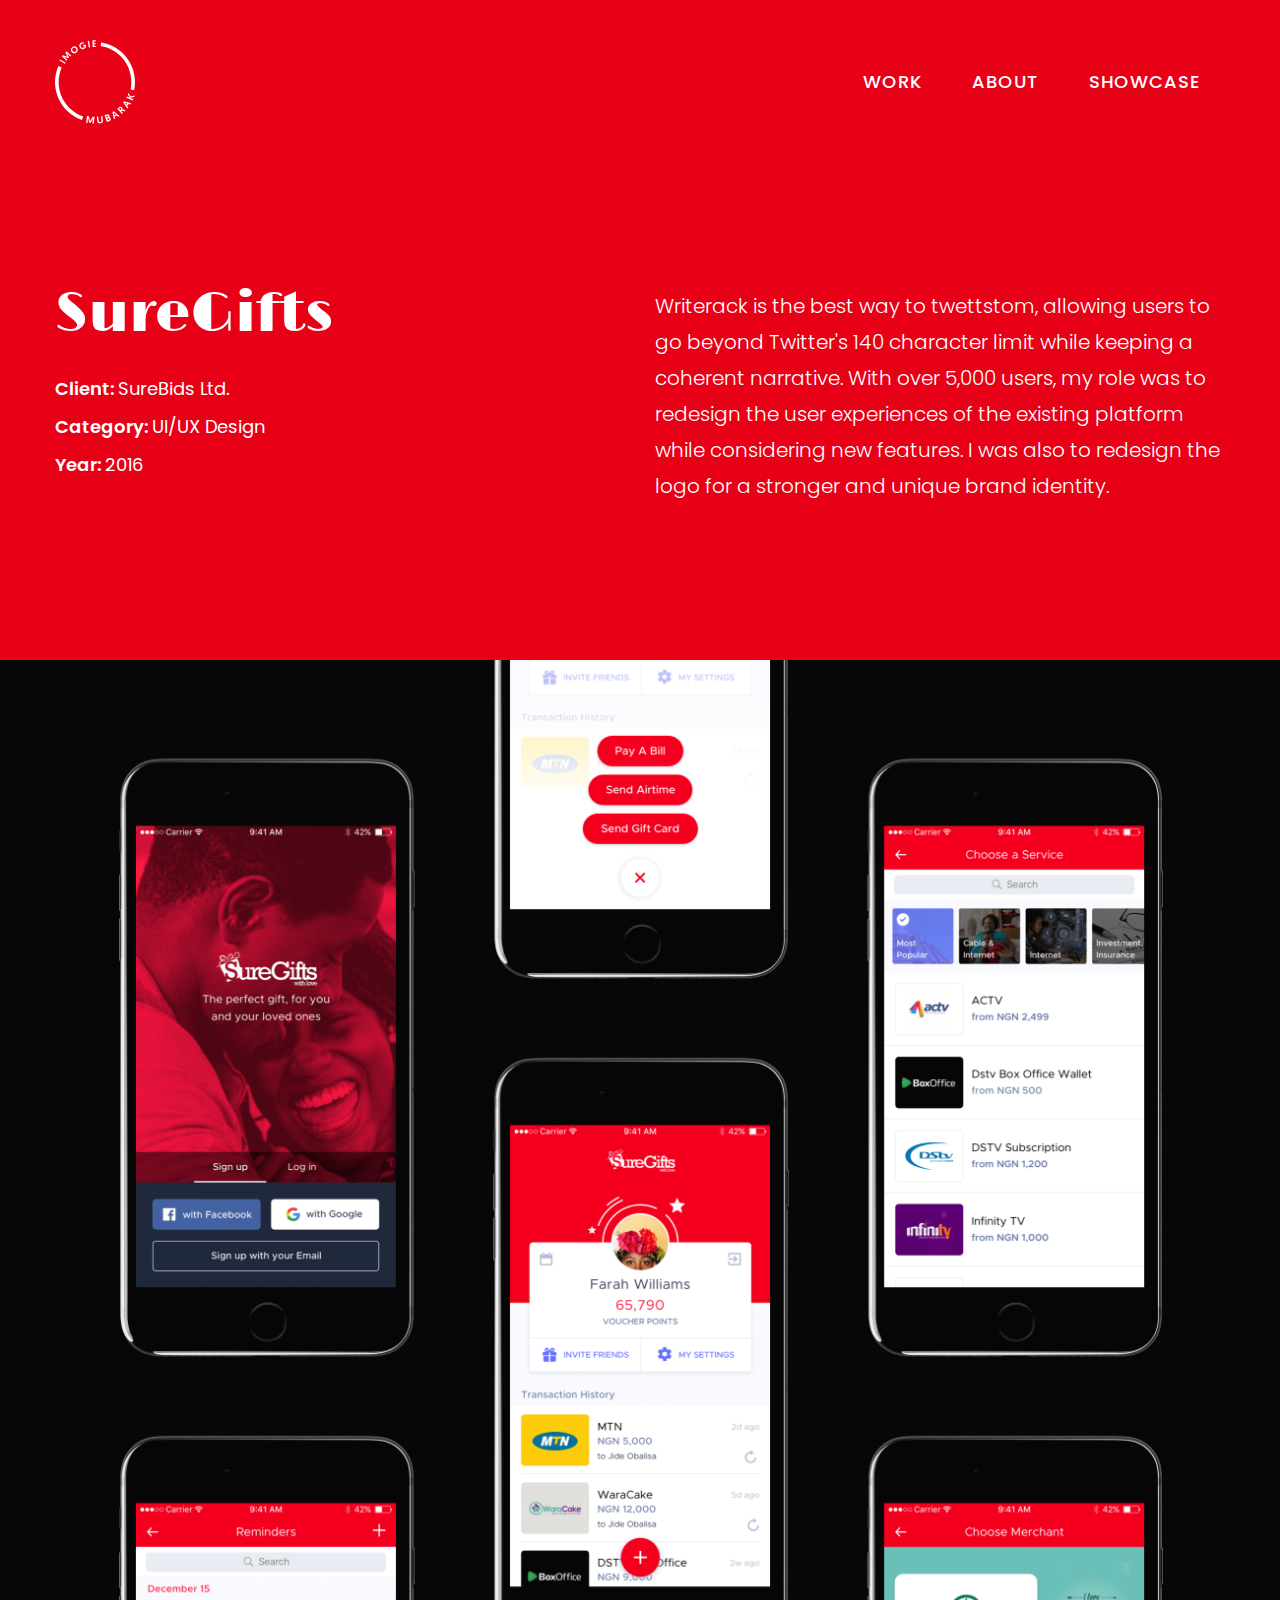
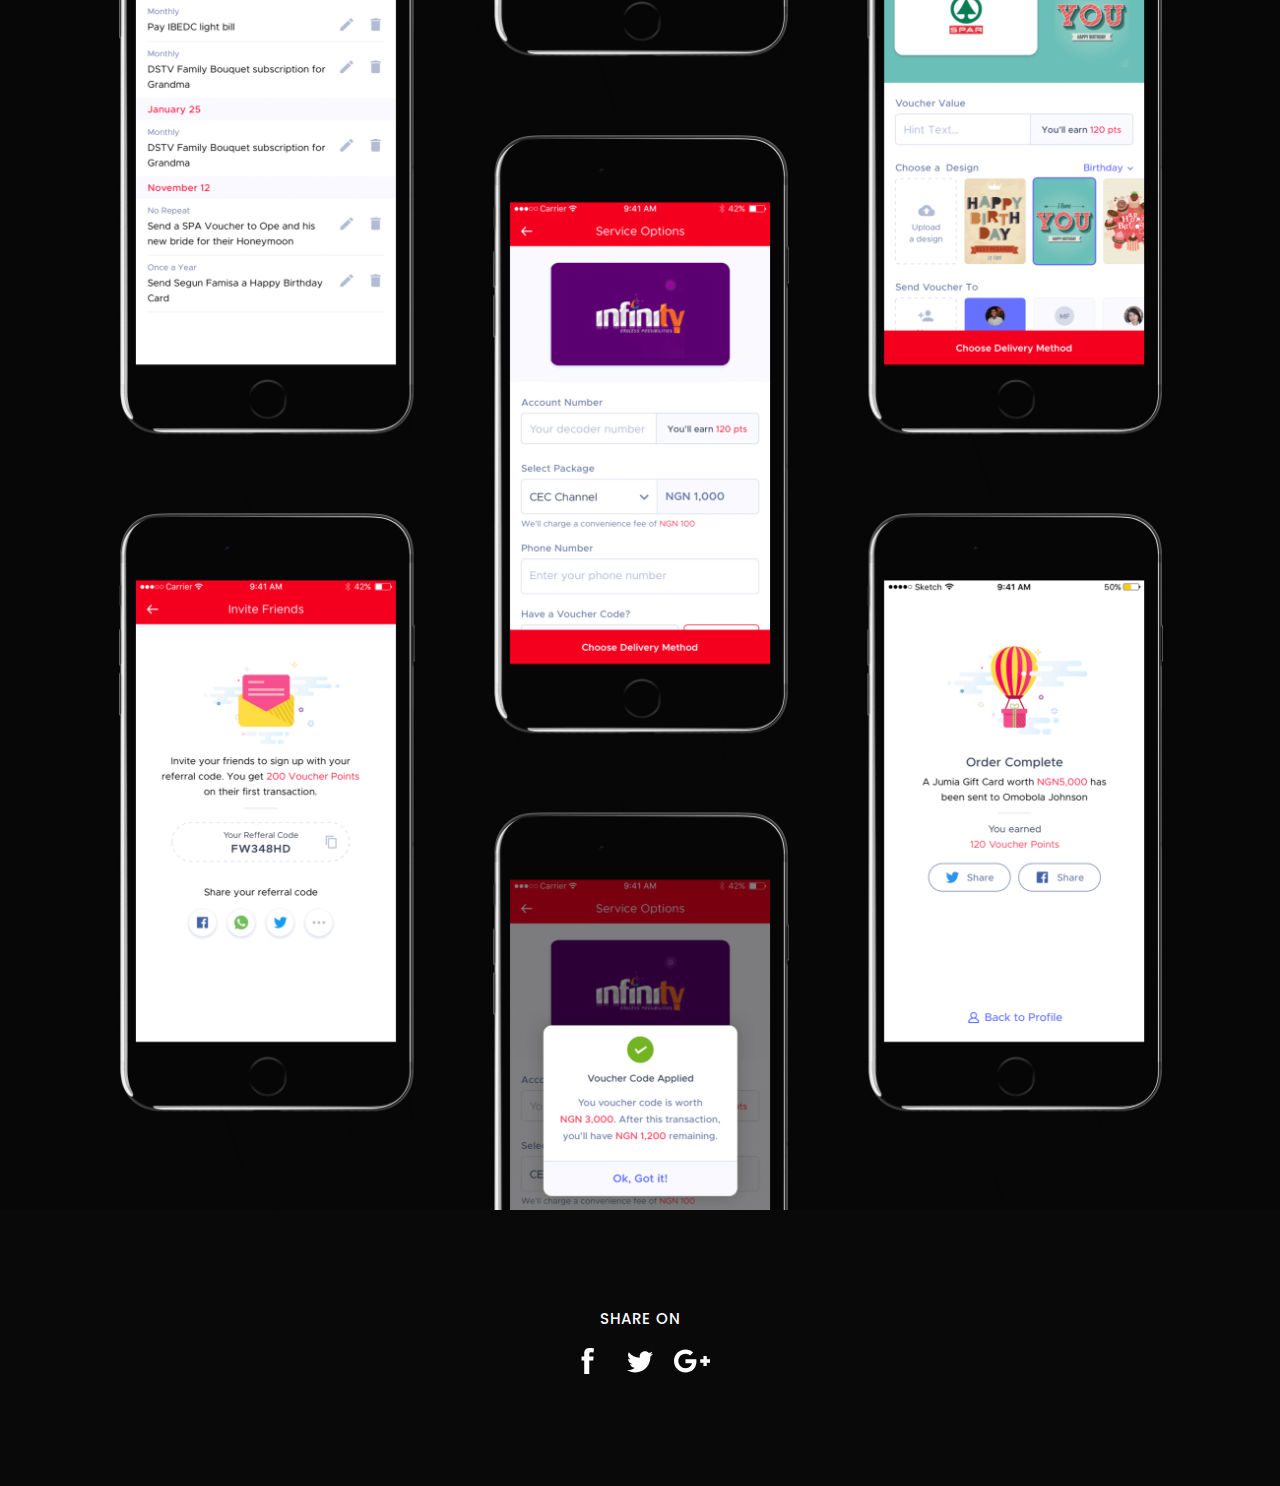
<file: work/suregift.html>
<!DOCTYPE html>
<html lang="en-US" data-version="3.0.8">
	
<!-- Mirrored from imogiemubarak.com/work/suregift by HTTrack Website Copier/3.x [XR&CO'2014], Sun, 09 Jul 2017 22:42:09 GMT -->
<!-- Added by HTTrack --><meta http-equiv="content-type" content="text/html;charset=UTF-8" /><!-- /Added by HTTrack -->
<head>
		<meta charset="UTF-8" />
		<meta name="viewport" content="width=device-width, initial-scale=1.0, maximum-scale=1.0" />
		<meta name="description" content="Interface Designer, Creating Awesomeness">
		<title>Imogie Mubarak &rsaquo; SureGift</title>
		<link rel="pingback" href="../xmlrpc.php" />
		<!--[if lt IE 9]><script src="http://html5shim.googlecode.com/svn/trunk/html5.js"></script><![endif]-->
		<link type="text/css" rel="stylesheet" href="../wp-content/themes/semplice/css/reset.css">
		<link data-fontset-id="ce-fontset" href="https://fonts.googleapis.com/css?family=Limelight|Poppins" rel="stylesheet"><style id="ce-fontset" type="text/css">.light { font-family: "Poppins", Helvetica, Arial, sans-serif !important; font-style: normal; font-weight: 300; }.light_italic { font-family: "Poppins", Helvetica, Arial, sans-serif !important; font-style: italic; font-weight: 300; }body, textarea, input { font-family: "Poppins", Helvetica, Arial, sans-serif !important; font-style: normal; font-weight: 400;}.regular { font-family: "Poppins", Helvetica, Arial, sans-serif !important; font-style: normal; font-weight: 400; }.regular_italic { font-family: "Poppins", Helvetica, Arial, sans-serif !important; font-style: italic; font-weight: 400; }.semibold { font-family: "Poppins", Helvetica, Arial, sans-serif !important; font-style: normal; font-weight: 500; }.semibold_italic { font-family: "Poppins", Helvetica, Arial, sans-serif !important; font-style: italic; font-weight: 500; }.bold, .wysiwyg-ce h1, .wysiwyg-ce h2, .wysiwyg-ce h3, .wysiwyg-ce h4, .wysiwyg-ce h5, .wysiwyg-ce h6, #semplice h1, #semplice h2, #semplice h3, #semplice h4, #semplice h5, #semplice h6 { font-family: "Poppins", Helvetica, Arial, sans-serif; font-style: normal; font-weight: 600; }.bold_italic { font-family: "Poppins", Helvetica, Arial, sans-serif !important; font-style: italic; font-weight: 600; }.custom_one { font-family: "Limelight", Georgia, Times New Roman, serif !important; font-style: normal; font-weight: 400; }.custom_one_italic { font-family: "Limelight", Georgia, Times New Roman, serif !important; font-style: italic; font-weight: 400; }</style>		<link type="text/css" rel="stylesheet" href="../wp-content/themes/semplice/style.css">
		<style type="text/css" id="semplice-custom-css">#navbar-bg { background: transparent !important; }#fullscreen-menu { background: rgb(0, 0, 0); background: rgba(0, 0, 0, 0.95); }#navbar-bg { opacity: 0; }#navbar { border-bottom: 1px solid transparent !important; }.transparent { opacity: 0 !important; }@media (max-width: 767px) {.transparent { background: transparent !important; }}#navbar .controls a .nav-icon { background: #ffffff !important; }#navbar .controls a svg { fill: #ffffff !important; }#fullscreen-menu .menu-inner nav ul li a, .follow-links ul li a svg, nav.standard ul li a { letter-spacing: 1px !important; }#fullscreen-menu .menu-inner nav ul li a, .follow-links ul li a svg, nav.standard ul li a { text-transform: uppercase !important; }#navbar .controls a.project-panel-button { margin-right: -10px; padding-left: 10px; }nav.standard ul li a { padding: 0px 25px; }#fullscreen-menu .menu-inner nav { padding: 40px 0px; }#fullscreen-menu .menu-inner nav ul li a, .follow-links ul li a svg, nav.standard ul li a { color: #ffffff !important; }.follow-links ul li a svg { fill: #ffffff !important; }nav.standard ul li a { text-decoration: none !important; }#fullscreen-menu .menu-inner nav ul li a { border-color: #ffffff !important; }#fullscreen-menu .menu-inner nav ul li.current-menu-item a, #fullscreen-menu .menu-inner nav ul li.current_page_item a, nav.standard ul li.current-menu-item a, nav.standard ul li.current_page_item a, #fullscreen-menu .menu-inner nav ul li.current-menu-item a:hover, #fullscreen-menu .menu-inner nav ul li.current_page_item a:hover, nav.standard ul li.current-menu-item a:hover, nav.standard ul li.current_page_item a:hover, .is-work nav.standard ul li.portfolio-grid a, .is-work #fullscreen-menu .menu-inner nav ul li.portfolio-grid a { color: #ffffff !important; }nav.standard ul li.current-menu-item a, nav.standard ul li.current_page_item a, nav.standard ul li.current-menu-item a:hover, nav.standard ul li.current_page_item a:hover, .is-work nav.standard ul li.portfolio-grid a { text-decoration: line-through !important; }#fullscreen-menu .menu-inner nav ul li a:hover, .follow-links ul li a svg, nav.standard ul li a:hover { color: #ec003d !important; }.follow-links ul li a:hover svg { fill: #ec003d !important; }nav.standard ul li a:hover { text-decoration: none !important; }#fullscreen-menu .menu-inner nav ul li a:hover { border-color: #000000 !important; }nav.standard ul li a:hover { background: transparent !important; }nav.standard ul li.current-menu-item a, nav.standard ul li.current-menu-item a:hover, .is-work nav.standard ul li.portfolio-grid a, nav.standard ul li.current_page_item a, nav.standard ul li.current_page_item a:hover { background: transparent !important; }nav.standard ul li a { font-size: 18px !important; }header { position: absolute; }#fullscreen-menu { height: 100%; }.menu-inner nav { transform: translateY(-50%); -webkit-transform: translateY(-50%); position: absolute; top: 50%; width: 100%; }.follow-links { position: absolute; bottom: 0px; width: 100%; }#fullscreen-menu .menu-inner nav ul li { border: 0px !important; }#fullscreen-menu .menu-inner nav ul li { text-align: center; }#fullscreen-menu .menu-inner .follow-links { background: rgb(255, 255, 255); background: rgba(255, 255, 255, 0); }#fullscreen-menu .menu-inner .follow-links ul li a { padding-top: 24px; padding-bottom: 24px; }#fullscreen-menu .menu-inner .follow-links { border-top: 1px solid transparent !important; }#fullscreen-menu .menu-inner .follow-links ul li a { padding-right: 16px; padding-left: 16px; }#fullscreen-menu .menu-inner .follow-links ul li a svg { fill: #ffffff !important; }#fullscreen-menu .menu-inner .follow-links ul li a:hover svg { fill: #ec003d !important; }#fullscreen-menu .menu-inner .follow-links ul li a:hover { background: transparent !important; }.logo svg { fill: #ffffff !important; }.logo svg { width: 80pxpx; height: 84pxpx; }header { top: -164px; }#navbar, #navbar-bg, .controls a, .controls a span { height: 164px; }#navbar .controls a .nav-icon { margin-top: 82px !important; }.navbar-inner { height: 164px; overflow: hidden; }.controls a svg, div.header-icon { margin-top: 70px; }section#blog, .post-password-form, section#not-found { margin-top: 164px !important; }#fullscreen-menu .menu-inner nav.align-top { margin-top: 164px !important; transform: none; -webkit-transform: none; }.menu-style-nobutton ul li a, nav.standard ul li a { line-height: 164px !important; }.title-top { top: 164px; }#project-panel-header, #project-panel-footer, .project-panel { background: #f9f9f9 !important; }.project-panel h3 { color: #000000 !important; }div.close-project-panel svg { stroke: #000000 !important; }.project-panel-thumb h3 { color: #000000 !important; }.project-panel-thumb h3 span { color: #888888 !important; }#project-panel-header, #project-panel-footer, .project-panel-button { display: none !important; }.share-box { background: #090909 !important; }.share-icons-wrapper p { color: #ffffff !important; }.share-icon a svg { fill: #ffffff !important; }.wysiwyg, .wysiwyg p, .wysiwyg pre, .post-heading h2, #post .wysiwyg .meta p span, p.quote, .wysiwyg h1, .wysiwyg h2, .wysiwyg h3, .wysiwyg h4, .wysiwyg h5, .wysiwyg h6, #category-archives h4, h4#comments, .comment-autor, .comment-autor a, .comment-time, .comment-content p, h3#reply-title, .comments-pagination, .meta p a, section#comment h3#comments, .no-results, blockquote p, .quote-container p, .result-header h3 { color: #333333!important ;}.archives-close svg { fill: #333333!important ;}abbr, acronym { border-color: #333333 !important;}#post .wysiwyg  a, .wysiwyg-ce a, #post .wysiwyg p a, p.quote a, .next p a, .previous p a, a.page-numbers, #category-archives nav ul li a, .cover-headline a { color: #ec003d!important ;}#post .wysiwyg { border-color: #ec003d!important ;}#post .semplice-share .button a { color: white !important; }#post .wysiwyg a:hover, .wysiwyg-ce a:hover, #post .wysiwyg p a:hover, .post-heading p a:hover, #post .wysiwyg .meta p a:hover, p.quote a:hover, #post .wysiwyg a.more-link:hover, .description a.more-link:hover, .next p a:hover, .previous p a:hover, #category-archives nav ul li a:hover, a.comment-edit-link:hover, a.comment-reply-link:hover, a.page-numbers:hover, section#category-archives nav ul li a:hover,  .cover-headline a:hover { color: #ba0031!important ;}#post .semplice-share .button a:hover { color: white !important; }.post-heading h2 a, .result-header h3, #category-archives h2 { color: #000000!important ;}.post-heading p, .post-heading p a, #post .wysiwyg .meta p a { color: #a0a0a0!important ;}#comment { background-color: #f9f9f9 !important;}form#commentform textarea, form#commentform input { background-color: #f9f9f9 !important;}form#commentform #submit, form#commentform input, form#commentform textarea { color: #000000 !important; }form#commentform textarea::-webkit-input-placeholder { color: #000000 !important; opacity: .5 !important;}form#commentform textarea::-moz-placeholder { color: #000000 !important; opacity: .5 !important;}form#commentform textarea:-ms-input-placeholder { color: #000000 !important; opacity: .5 !important;}form#commentform textareainput:-moz-placeholder { color: #000000 !important; opacity: .5 !important;}form#commentform input::-webkit-input-placeholder { color: #000000 !important; opacity: .5 !important;}form#commentform input::-moz-placeholder { color: #000000 !important; opacity: .5 !important;}form#commentform input:-ms-input-placeholder { color: #000000 !important; opacity: .5 !important;}form#commentform inputinput:-moz-placeholder { color: #000000 !important; opacity: .5 !important;}form#commentform textarea, form#commentform input { border-color: #e0e0e0 !important;}#post .wysiwyg a.more-link, .description a.more-link { color: #acacac !important; }#post .wysiwyg a.more-link, .description a.more-link { border-color: #e6e6e6!important ;}.edit-reply a { color: #aaaaaa!important ;}.edit-reply a { border-color: #e6e6e6!important ;}.post-divider { background: #e6e6e6!important ;}.post-password-form input, .result-header, #category-archives h4, .comment-content, pre, tt, code, kbd, blockquote, .wysiwyg table, .description table, .wysiwyg-ce table , .wysiwyg table th, .wysiwyg table td, .description table th, .description table td, .wysiwyg-ce table th, .wysiwyg-ce table td { border-color: #e6e6e6!important ;}.search-field { background: #ffffff!important ;}.search-field { border-color: #e6e6e6!important ;}.search-field { color: #000000!important ;}.close-search svg { fill: #000000 !important;}.search-form input::-webkit-input-placeholder { color: #000000 !important; opacity: 1;}.search-form input::-moz-placeholder { color: #000000 !important; opacity: 1;}.search-form input:-ms-input-placeholder { color: #000000 !important; opacity: 1;}body {background-color: #ffffff !important;}.to-the-top a svg { fill: #b2b2b2 !important; }.no-gutter-grid-sizer { width: 8.3333% !important; }.no-gutter-gutter-sizer { width: 0px; }.remove-gutter-yes { margin: 0px !important; }.masonry-span0{ width: 0% !important; float: left; }.masonry-span1{ width: 8.3333% !important; float: left; }.masonry-span2{ width: 16.6667% !important; float: left; }.masonry-span3{ width: 25% !important; float: left; }.masonry-span4{ width: 33.3333% !important; float: left; }.masonry-span5{ width: 41.6667% !important; float: left; }.masonry-span6{ width: 50% !important; float: left; }.masonry-span7{ width: 58.3333% !important; float: left; }.masonry-span8{ width: 66.6667% !important; float: left; }.masonry-span9{ width: 75% !important; float: left; }.masonry-span10{ width: 83.3333% !important; float: left; }.masonry-span11{ width: 91.6667% !important; float: left; }.masonry-span12{ width: 100% !important; float: left; }@media (max-width: 767px) {.masonry-span1, .masonry-span2, .masonry-span3, .masonry-span4, .masonry-span5, .masonry-span6, .masonry-span7, .masonry-span8, .masonry-span9, .masonry-span10, .masonry-span11, .masonry-span12 { width: 100% !important; }}.lightbox-overlay { background-color: rgba(255,255,255,0.98); -webkit-animation: fadein 0.35s; -moz-animation: fadein 0.35s; -ms-animation: fadein 0.35s; -o-animation: fadein 0.35s; animation: fadein 0.35s; }@keyframes fadein { from { background-color: rgba(255,255,255,0); } to { background-color: rgba(255,255,255,0.98); } }@-moz-keyframes fadein { from { background-color: rgba(255,255,255,0); } to { background-color: rgba(255,255,255,0.98); } }@-webkit-keyframes fadein { from { background-color: rgba(255,255,255,0); } to { background-color: rgba(255,255,255,0.98); } }@-ms-keyframes fadein { from { background-color: rgba(255,255,255,0); } to { background-color: rgba(255,255,255,0.98); } }@-o-keyframes fadein { from { background-color: rgba(255,255,255,0); } to { background-color: rgba(255,255,255,0.98); } }.lightbox-arrows .imagelightbox-arrow svg { fill: #777777; }</style>
					<link rel="shortcut icon" href="../wp-content/uploads/2017/06/favicon%402x.png">
						<link rel='dns-prefetch' href='http://s.w.org/' />
		<script type="text/javascript">
			window._wpemojiSettings = {"baseUrl":"https:\/\/s.w.org\/images\/core\/emoji\/2.3\/72x72\/","ext":".png","svgUrl":"https:\/\/s.w.org\/images\/core\/emoji\/2.3\/svg\/","svgExt":".svg","source":{"concatemoji":"http:\/\/imogiemubarak.com\/wp-includes\/js\/wp-emoji-release.min.js?ver=4.8"}};
			!function(a,b,c){function d(a){var b,c,d,e,f=String.fromCharCode;if(!k||!k.fillText)return!1;switch(k.clearRect(0,0,j.width,j.height),k.textBaseline="top",k.font="600 32px Arial",a){case"flag":return k.fillText(f(55356,56826,55356,56819),0,0),b=j.toDataURL(),k.clearRect(0,0,j.width,j.height),k.fillText(f(55356,56826,8203,55356,56819),0,0),c=j.toDataURL(),b===c&&(k.clearRect(0,0,j.width,j.height),k.fillText(f(55356,57332,56128,56423,56128,56418,56128,56421,56128,56430,56128,56423,56128,56447),0,0),b=j.toDataURL(),k.clearRect(0,0,j.width,j.height),k.fillText(f(55356,57332,8203,56128,56423,8203,56128,56418,8203,56128,56421,8203,56128,56430,8203,56128,56423,8203,56128,56447),0,0),c=j.toDataURL(),b!==c);case"emoji4":return k.fillText(f(55358,56794,8205,9794,65039),0,0),d=j.toDataURL(),k.clearRect(0,0,j.width,j.height),k.fillText(f(55358,56794,8203,9794,65039),0,0),e=j.toDataURL(),d!==e}return!1}function e(a){var c=b.createElement("script");c.src=a,c.defer=c.type="text/javascript",b.getElementsByTagName("head")[0].appendChild(c)}var f,g,h,i,j=b.createElement("canvas"),k=j.getContext&&j.getContext("2d");for(i=Array("flag","emoji4"),c.supports={everything:!0,everythingExceptFlag:!0},h=0;h<i.length;h++)c.supports[i[h]]=d(i[h]),c.supports.everything=c.supports.everything&&c.supports[i[h]],"flag"!==i[h]&&(c.supports.everythingExceptFlag=c.supports.everythingExceptFlag&&c.supports[i[h]]);c.supports.everythingExceptFlag=c.supports.everythingExceptFlag&&!c.supports.flag,c.DOMReady=!1,c.readyCallback=function(){c.DOMReady=!0},c.supports.everything||(g=function(){c.readyCallback()},b.addEventListener?(b.addEventListener("DOMContentLoaded",g,!1),a.addEventListener("load",g,!1)):(a.attachEvent("onload",g),b.attachEvent("onreadystatechange",function(){"complete"===b.readyState&&c.readyCallback()})),f=c.source||{},f.concatemoji?e(f.concatemoji):f.wpemoji&&f.twemoji&&(e(f.twemoji),e(f.wpemoji)))}(window,document,window._wpemojiSettings);
		</script>
		<style type="text/css">
img.wp-smiley,
img.emoji {
	display: inline !important;
	border: none !important;
	box-shadow: none !important;
	height: 1em !important;
	width: 1em !important;
	margin: 0 .07em !important;
	vertical-align: -0.1em !important;
	background: none !important;
	padding: 0 !important;
}
</style>
<link rel='stylesheet' id='mediaelement-css'  href='../wp-includes/js/mediaelement/mediaelementplayer.min51cd.css?ver=2.22.0' type='text/css' media='all' />
<link rel='stylesheet' id='wp-mediaelement-css'  href='../wp-includes/js/mediaelement/wp-mediaelement.minef15.css?ver=4.8' type='text/css' media='all' />
<script type='text/javascript' src='../wp-includes/js/jquery/jqueryb8ff.js?ver=1.12.4'></script>
<script type='text/javascript' src='../wp-includes/js/jquery/jquery-migrate.min330a.js?ver=1.4.1'></script>
<link rel='https://api.w.org/' href='../wp-json/index.html' />
<link rel="EditURI" type="application/rsd+xml" title="RSD" href="../xmlrpc0db0.php?rsd" />
<link rel="wlwmanifest" type="application/wlwmanifest+xml" href="../wp-includes/wlwmanifest.xml" /> 
<link rel='next' title='WriteRack' href='writerack.html' />
<meta name="generator" content="WordPress 4.8" />
<link rel="canonical" href="suregift.html" />
<link rel='shortlink' href='../index5831.html?p=19' />
<link rel="alternate" type="application/json+oembed" href="../wp-json/oembed/1.0/embedfaeb.json?url=http%3A%2F%2Fimogiemubarak.com%2Fwork%2Fsuregift" />
<link rel="alternate" type="text/xml+oembed" href="../wp-json/oembed/1.0/embed216c?url=http%3A%2F%2Fimogiemubarak.com%2Fwork%2Fsuregift&amp;format=xml" />
		<!-- Facebook -->
		<meta property="og:title" content="Imogie Mubarak &rsaquo; SureGift" />
		<meta property="og:url" content="http://imogiemubarak.com/work/suregift" />
		<meta property="og:site_name" content="Imogie Mubarak"/>
							<meta property="og:image" content="http://imogiemubarak.com/wp-content/uploads/2017/06/shareImage@2x.jpg" />
		   
		<!-- bottom admin bar -->
		<style>html{margin-top:0px!important;}#wpadminbar{top:auto!important;bottom:0;}}</style>
	</head>
	<body class="work-template-default single single-work postid-19 is-work">
				<div id="project-panel-header">
			
<!-- Project Panel -->
<section id="project-panel" class="fade">
	<div class="project-panel">
		<div class="container">
			<div class="row">
				<div class="project-panel-title span11">
					<h3 class="light fs-28px">More selected projects</h3>
				</div>
								<div class="project-panel-close span1">
            		<div class="close-project-panel light"><svg version="1.1" id="Ebene_1" xmlns="http://www.w3.org/2000/svg" xmlns:xlink="http://www.w3.org/1999/xlink" x="0px" y="0px"
	 width="20px" height="20px" viewBox="0 0 20 20" enable-background="new 0 0 20 20" xml:space="preserve">
<g>
	
		<rect x="-4.164" y="9.532" transform="matrix(0.706 0.7082 -0.7082 0.706 10.0446 -4.1327)" width="28.329" height="1"/>
</g>
<g>
	<rect x="9.5" y="-4.142" transform="matrix(0.7071 0.7071 -0.7071 0.7071 10 -4.1421)" width="1" height="28.284"/>
</g>
</svg>
</div>
				</div>
							</div>
			
			<div class="row">
        		<div class="project-panel-thumbs">
														<div class="project-panel-thumb">
										<a class="project-panel-link" data-project-panel="true" href="inertia.html" title="Inertia">
																							<img alt="Inertia" src="../wp-content/themes/semplice/images/no_thumb-thumb_nav.png" />
																						<h3>Inertia<br /><span class="regular">UI/UX Design</span></h3>
										</a>
									</div>
														<div class="project-panel-thumb">
										<a class="project-panel-link" data-project-panel="true" href="writerack.html" title="WriteRack">
																							<img alt="WriteRack" src="../wp-content/themes/semplice/images/no_thumb-thumb_nav.png" />
																						<h3>WriteRack<br /><span class="regular">UI/UX Design, Branding</span></h3>
										</a>
									</div>
														<div class="project-panel-thumb">
										<a class="project-panel-link" data-project-panel="true" href="suregift.html" title="SureGift">
																							<img alt="SureGift" src="../wp-content/themes/semplice/images/no_thumb-thumb_nav.png" />
																						<h3>SureGift<br /><span class="regular">UI/UX Design</span></h3>
										</a>
									</div>
					        		</div>
			</div>
		</div>
	</div>
</section>
		</div>
						<header class="non-sticky-nav">
			<div id="navbar-bg" class="navbar" data-navbar-opacity="0" data-dropdown-transparent="disabled"><!-- header bar background --></div>
			<div id="navbar">
			<div class="container"><div class="row"><div class="span12 navbar-inner"><div class="logo fourty"><a id="logo" data-logo-height="84px" class="has-logo" href="../index.html" title="Imogie Mubarak"><svg width="80px" height="84px" viewBox="0 0 80 84" version="1.1" xmlns="http://www.w3.org/2000/svg" xmlns:xlink="http://www.w3.org/1999/xlink">
    <!-- Generator: Sketch 44.1 (41455) - http://www.bohemiancoding.com/sketch -->
    <desc>Created with Sketch.</desc>
    <defs></defs>
    <g id="Logo-Folio" stroke="none" stroke-width="1" fill="none" fill-rule="evenodd">
        <g id="Imogie-Mubarak" transform="translate(-145.000000, -70.000000)" fill="#ffffff">
            <g id="myLogo" transform="translate(145.000000, 70.000000)">
                <polygon id="Shape" points="10.625 22.6624469 5.05747389 19.375 4.375 20.4621105 9.94206961 23.75"></polygon>
                <polygon id="Shape" points="12.3982351 19.7226718 9.0423961 16.6785875 13.1147701 18.1465874 13.9158127 17.2712802 12.0691005 13.3696076 15.4244947 16.4136919 16.25 15.5118066 11.5518254 11.25 10.4389944 12.4663934 12.4115784 16.714025 7.98783091 15.147243 6.875 16.3627504 11.5731746 20.625"></polygon>
                <g id="Group">
                    <path d="M18.1779889,7.96816827 C19.1722104,7.32485783 20.3963282,7.64053091 21.0712746,8.68142376 C21.7563568,9.73796223 21.5338318,10.9670625 20.5396104,11.6103729 C19.5449282,12.2536834 18.3309461,11.9531957 17.6463246,10.8971174 C16.9713782,9.85668475 17.1837675,8.61101854 18.1779889,7.96816827 L18.1779889,7.96816827 Z M21.2140961,12.6508056 C22.9109068,11.5533125 23.2845461,9.55435646 22.2313532,7.93089492 C21.1887568,6.32307898 19.2003139,5.82978228 17.5030425,6.92727541 C15.8066925,8.02522871 15.4427282,10.0393702 16.4857854,11.6471861 C17.5385175,13.2711078 19.5172854,13.7487589 21.2140961,12.6508056 L21.2140961,12.6508056 Z M30.3180407,4.50032005 L27.9693193,5.32907692 L28.3424979,6.38193407 L29.521005,5.96640522 L29.7900621,6.72705769 C29.7043693,6.90698214 29.3422479,7.43295055 28.4738014,7.73988049 C27.35703,8.13378159 26.2305836,7.65475 25.7827693,6.3892967 C25.3759586,5.23888462 25.8099514,4.07006593 27.0239336,3.64165247 C27.9094264,3.32874038 28.6106336,3.6191044 28.8686336,3.75715385 L29.3689693,2.66426236 C28.9156264,2.39690659 27.8628943,2.04119918 26.560455,2.50090385 C24.6729086,3.16768269 23.8509943,5.07046429 24.48033,6.84900137 C25.1727836,8.80516209 27.07968,9.54602747 28.8336193,8.9266456 C30.1365193,8.46648077 30.7211657,7.75276511 31.1855657,6.95161813 L30.3180407,4.50032005 Z" id="Shape"></path>
                    <polygon id="Shape" points="35.1216321 7.25541896 34.0325036 0.771696429 32.7249964 0.99165522 33.814125 7.47399725"></polygon>
                    <polygon id="Shape" points="38.9414143 5.72307005 38.8976464 4.16449176 40.664025 4.11571429 40.6313143 2.94275412 38.8649357 2.99153159 38.8239321 1.52820742 40.8814821 1.47068681 40.8487714 0.27885989 37.4662071 0.373193681 37.6495714 6.9420467 41.1169071 6.84495192 41.083275 5.66278846"></polygon>
                    <polygon id="Shape" points="35.2100893 81.1058929 33.7897071 76.1687843 31.9924607 75.9575687 31.1788393 82.8618819 32.5116857 83.0183379 33.0931071 78.0872115 34.3775786 82.6483654 35.6712643 82.8002198 37.980825 78.6619574 37.3998643 83.5930838 38.7327107 83.75 39.5463321 76.8456868 37.7490857 76.6349313"></polygon>
                    <path d="M47.3343386,75.9658516 L45.9434421,76.1499176 L46.5151886,80.4556799 C46.6317493,81.332294 46.2019029,81.9507555 45.3141064,82.0680975 C44.42631,82.1858997 43.8499564,81.7004258 43.7338564,80.824272 L43.16211,76.5185096 L41.7712136,76.7030357 L42.34296,81.0078777 C42.5585743,82.6336401 43.7002243,83.5949245 45.4854921,83.3583997 C47.27076,83.1223352 48.1216993,81.896456 47.906085,80.2711538 L47.3343386,75.9658516 Z M53.640135,80.0273585 L52.833885,80.3122005 L52.2294279,78.6072898 L53.0361386,78.3224478 C53.5710279,78.1337802 54.0990064,78.2842541 54.291585,78.8277088 C54.4809386,79.3615 54.1745636,79.8382308 53.640135,80.0273585 L53.640135,80.0273585 Z M51.8516421,77.5401676 L51.3172136,76.0312871 L52.0488279,75.7731346 C52.5459386,75.5978118 52.9863814,75.768533 53.1457886,76.2185742 C53.30796,76.6773585 53.0614779,77.1126745 52.6021457,77.2751126 L51.8516421,77.5401676 Z M54.156135,77.2838558 C54.5417529,76.8531415 54.6550886,76.1905041 54.44316,75.5909093 C54.0681386,74.5334505 52.975785,74.1602569 51.6724243,74.6204217 L49.5904564,75.3566854 L51.9124564,81.913114 L54.1169743,81.1340549 C55.3263493,80.7065618 56.1381279,79.6923585 55.6870886,78.4190824 C55.4479779,77.7440206 54.8683993,77.3280316 54.156135,77.2838558 L54.156135,77.2838558 Z M60.8687421,74.6015089 L59.4783064,75.4344073 L58.8802993,72.8740501 L60.8687421,74.6015089 Z M57.4769636,71.9656848 L58.942035,79.1948743 L60.1532529,78.4696545 L59.7528921,76.6248537 L61.7827993,75.4095584 L63.2234529,76.6308359 L64.43421,75.9060762 L58.7393207,71.2096339 L57.4769636,71.9656848 Z M65.8119761,69.6480185 L65.3291475,70.0916174 L64.0838368,68.739193 L64.5155261,68.3425309 C64.9840725,67.9122768 65.5046796,67.9058345 65.8820046,68.3153812 C66.2994118,68.7686435 66.1856154,69.3051957 65.8119761,69.6480185 L65.8119761,69.6480185 Z M66.9093975,67.3030185 C66.1353975,66.4627576 64.8942332,66.3477163 63.7746975,67.3766449 L62.2303832,68.7953331 L66.9434904,73.9128262 L67.9750296,72.9644265 L66.1303296,70.9617891 L66.6790404,70.4569883 L69.5193439,71.5457383 L70.6609939,70.4970227 L67.3793261,69.3691587 C67.6119868,68.6821326 67.4816046,67.9247012 66.9093975,67.3030185 L66.9093975,67.3030185 Z M72.3872443,63.5535495 L71.4437014,64.8705412 L69.8735871,62.7593049 L72.3872443,63.5535495 Z M68.2237693,62.4841264 L72.4512836,68.535294 L73.2731979,67.3876429 L72.1702479,65.8543736 L73.5477836,63.9313448 L75.3570086,64.4794011 L76.1789229,63.33175 L69.0806979,61.288158 L68.2237693,62.4841264 Z" id="Shape"></path>
                    <polygon id="Shape" points="73.4452286 52.8752404 72.8131286 54.3123352 74.803875 57.6913255 71.8898571 56.4134478 71.3259429 57.6963874 77.7008464 60.4914286 78.2647607 59.2089492 75.1683 57.8510027 79.2041571 57.0710234 79.8519214 55.5980357 75.4884964 56.5054808"></polygon>
                    <path d="M3.65948074,42.0928719 C3.65948074,36.9759343 4.6978584,32.0285379 6.74579531,27.3886068 L3.39920017,25.9058084 C1.14358773,31.0158727 0,36.461812 0,42.0928719 C0,59.211954 10.8535624,74.4454627 27.0078828,80 L28.1962991,76.5331109 C13.5199516,71.4867391 3.65948074,57.6462179 3.65948074,42.0928719 M67.5056179,18.3007845 C73.202972,24.9037281 76.3405193,33.3532964 76.3405193,42.0929178 C76.3405193,44.5631793 76.092132,47.0325244 75.602219,49.4313037 L79.1875953,50.1662879 C79.7269112,47.5260269 80,44.8097014 80,42.0929178 C80,32.4735149 76.546365,23.1725746 70.2744725,15.903838 C64.0675357,8.71024945 55.5107549,3.95026485 46.1804513,2.5 L45.6196359,6.12222548 C54.0931635,7.43914844 61.8659006,11.7642827 67.5056179,18.3007845" id="Shape"></path>
                </g>
            </g>
        </g>
    </g>
</svg></a></div><div class="nav-wrapper"><nav class="standard semibold"><ul id="menu-main-menu" class="menu"><li id="menu-item-79" class="menu-item menu-item-type-post_type menu-item-object-page menu-item-home menu-item-79"><a href="../index.html">WORK</a></li>
<li id="menu-item-23" class="menu-item menu-item-type-post_type menu-item-object-page menu-item-23"><a href="../about.html">ABOUT</a></li>
<li id="menu-item-25" class="menu-item menu-item-type-post_type menu-item-object-page menu-item-25"><a href="../showcase.html">SHOWCASE</a></li>
</ul></nav><div class="controls">
					<a class="open-nav menu-responsive">
						<span class="nav-icon"></span>
					</a>
				
					<a class="project-panel-button menu-icon">
						<span><svg version="1.1" id="Ebene_1" xmlns="http://www.w3.org/2000/svg" xmlns:xlink="http://www.w3.org/1999/xlink" x="0px" y="0px"
	 width="16px" height="24px" viewBox="0 0 16 24" enable-background="new 0 0 16 24" xml:space="preserve">
<rect x="12" y="5" width="4" height="2"/>
<rect x="6" y="5" width="4" height="2"/>
<rect y="5" width="4" height="2"/>
<rect x="12" y="11" width="4" height="2"/>
<rect x="6" y="11" width="4" height="2"/>
<rect y="11" width="4" height="2"/>
<rect x="12" y="17" width="4" height="2"/>
<rect x="6" y="17" width="4" height="2"/>
<rect y="17" width="4" height="2"/>
</svg></span>
					</a>
				</div></div></div></div></div>			</div>
		</header>
		<div id="fullscreen-menu" class="full-height">
			<div class="menu-inner">
				<nav class="fs-56px bold">
					<ul id="menu-main-menu-1" class="menu"><li class="menu-item menu-item-type-post_type menu-item-object-page menu-item-home menu-item-79"><a href="../index.html">WORK</a></li>
<li class="menu-item menu-item-type-post_type menu-item-object-page menu-item-23"><a href="../about.html">ABOUT</a></li>
<li class="menu-item menu-item-type-post_type menu-item-object-page menu-item-25"><a href="../showcase.html">SHOWCASE</a></li>
</ul>				</nav>
				<div class="follow-links">
					<ul>
											</ul>
				</div>
			</div>
		</div>
		<div id="wrapper">
			<div id="content">
	
		
			<!-- content fade -->
		<div class="fade-content">
			<div id="content-holder" class=""><div id="content_gja29rjp9" class="multi-column" data-sort="1">
				
				
				
				
				
				
				
				
				
				
				
				
				
				
				
				
				
				
				
				
				
				
				<div class="mc-content-container" style="padding-top: 288px;padding-bottom: 156px;background-color: #e80017;" data-content-id="content_gja29rjp9" data-content-type="multi-column"><div id="masonry-content_gja29rjp9" class="container" style="background-color: transparent; position: relative; height: 211.7646942138672px;"><div class="row"><div class="grid-sizer"></div><div class="gutter-sizer"></div><div class="span4 masonry-item remove-gutter-" style="background-color: transparent; position: absolute; left: 0px; top: 0px;"><div class="mc-sub-content-container" style="background-color: transparent;" data-content-id="content_gja29rjp9" data-content-type="multi-column">
				<div class="single-edit" style="display: none;">
					<ul>
						<li><a class="edit-single" data-single-edit-content-id="column_content_wmhzma8lv" data-single-edit-column-id="#column_3brjou03x" data-single-edit-content-type="column-content-p">Single Edit</a></li>
						<li><a class="edit-column">Column Edit</a></li>
					</ul>
				</div>
			<div data-content-id="content_gja29rjp9" data-paragraph-id="content_gja29rjp9" data-content-type="multi-column" class="wysiwyg-ce  "><p data-font-size="56px" data-line-height="48px"><span style="color:#FFFFFF;"><font face="Limelight, Georgia, Times New Roman, serif">SureGifts</font></span></p><p data-font-size="18px" data-line-height="38px"><span style="color:#FFFFFF;"><span class="bold">Client: <span class="regular">SureBids Ltd.</span><br>Category: <span class="regular">UI/UX Design</span><br>Year: <span class="regular">2016</span></span></span></p></div></div></div><div class="span2 masonry-item remove-gutter- masonry-offset" style="background-color: transparent; position: absolute; left: 400px; top: 0px;"><!-- Masonry offset --></div><div class="span6 masonry-item remove-gutter-" style="background-color: transparent; position: absolute; left: 600px; top: 0px;"><div class="mc-sub-content-container" style="background-color: transparent;" data-content-id="content_gja29rjp9" data-content-type="multi-column">
				<div class="single-edit" style="display: none;">
					<ul>
						<li><a class="edit-single" data-single-edit-content-id="column_content_szosnsa1q" data-single-edit-column-id="#column_0mwz4ep00" data-single-edit-content-type="column-content-p">Single Edit</a></li>
						<li><a class="edit-column">Column Edit</a></li>
					</ul>
				</div>
			<div data-content-id="content_gja29rjp9" data-paragraph-id="content_gja29rjp9" data-content-type="multi-column" class="wysiwyg-ce  "><p data-font-size="20px" data-line-height="36px"><span style="color:#FFFFFF;"><span class="light">Writerack is the best way to twettstom, allowing users to go beyond Twitter's 140 character limit while keeping a coherent narrative. With over 5,000 users, my role was to redesign the user experiences of the existing platform while considering new features. I was also to redesign the logo for a stronger and unique brand identity.</span></span></p></div></div></div></div></div>
		<script type="text/javascript">
			(function ($) {
				$(document).ready(function () {
					/* init masonry */
					var $grid = $("#masonry-content_gja29rjp9");

					$grid.masonry({
						itemSelector: ".masonry-item",
						columnWidth: ".grid-sizer",
						gutter: ".gutter-sizer",
						transitionDuration: 0,
						isResizable: true,
						
						
					});

                	/* layout Masonry after each image loads */
                	$grid.imagesLoaded().progress(function() {
	                  	$grid.masonry("layout");
                	});

				});
			})(jQuery);
		</script>
		</div></div><div id="content_j3s16ygfu" class="content-img" data-sort="1">
				
				
				
				
				<div class="content-container" style="background-color: #090909;" data-content-id="content_j3s16ygfu" data-content-type="content-img"><div class="image full"><img class="ce-image" src="../wp-content/uploads/2017/06/Suregifts-Full.png" alt="Suregifts Full" style=""><img class="live-image" src="../wp-content/uploads/2017/06/Suregifts-Full.png" alt="Suregifts Full" style="" /></div></div></div></div>		</div>
		
					<div class="share-box fade-content">
				<div class="container">
						<div class="row">
		<div class="span12">
			<div class="share-icons-wrapper">
				<p class="semibold">Share on</p>
				<div class="semplice-share-icons first">
					<div class="share-icon icon-facebook">
						<a href="http://www.facebook.com/sharer.php?u=http://imogiemubarak.com/work/suregift" target="_blank"><svg version="1.1" id="Ebene_1" xmlns="http://www.w3.org/2000/svg" xmlns:xlink="http://www.w3.org/1999/xlink" x="0px" y="0px" viewBox="0 0 16 16" enable-background="new 0 0 16 16" xml:space="preserve">
<path d="M4.025,5.291H5.68V4.541V3.805V3.683c0-0.708,0.018-1.802,0.533-2.479C6.755,0.487,7.5,0,8.781,0
	c2.087,0,2.966,0.297,2.966,0.297l-0.414,2.451c0,0-0.689-0.199-1.333-0.199c-0.643,0-1.219,0.23-1.219,0.873v0.26v0.858v0.751
	h2.638l-0.184,2.393H8.781V16H5.68V7.684H4.025V5.291"/>
</svg>
</a>
					</div>
				</div>
				<div class="semplice-share-icons">
					<div class="share-icon icon-twitter">
						<a href="http://twitter.com/intent/tweet?text=SureGift%20http://imogiemubarak.com/work/suregift" target="_blank"><svg version="1.1" id="Ebene_1" xmlns="http://www.w3.org/2000/svg" xmlns:xlink="http://www.w3.org/1999/xlink" x="0px" y="0px" viewBox="0 0 16 16" enable-background="new 0 0 16 16" xml:space="preserve">
<path d="M16,3.536c-0.589,0.261-1.221,0.438-1.885,0.517c0.678-0.406,1.198-1.05,1.443-1.816c-0.634,0.376-1.337,0.649-2.085,0.797
	c-0.599-0.638-1.452-1.037-2.396-1.037c-1.813,0-3.283,1.47-3.283,3.282c0,0.257,0.029,0.508,0.085,0.748
	c-2.728-0.137-5.147-1.444-6.766-3.43c-0.283,0.485-0.444,1.049-0.444,1.65c0,1.139,0.579,2.144,1.46,2.732
	C1.592,6.963,1.086,6.816,0.643,6.57c0,0.014,0,0.027,0,0.041c0,1.59,1.132,2.917,2.633,3.219C3,9.905,2.71,9.945,2.411,9.945
	c-0.212,0-0.417-0.021-0.618-0.059c0.418,1.304,1.63,2.253,3.066,2.28c-1.123,0.88-2.539,1.405-4.077,1.405
	c-0.265,0-0.526-0.016-0.783-0.046C1.453,14.456,3.178,15,5.032,15c6.038,0,9.34-5.002,9.34-9.34c0-0.142-0.003-0.284-0.01-0.425
	C15.003,4.773,15.56,4.195,16,3.536z"/>
</svg>
</a>
					</div>
				</div>
				<div class="semplice-share-icons">
					<div class="share-icon icon-gplusone">
						<a href="https://plus.google.com/share?url=http://imogiemubarak.com/work/suregift" target="_blank"><svg xmlns="http://www.w3.org/2000/svg" xmlns:xlink="http://www.w3.org/1999/xlink" preserveAspectRatio="xMidYMid" width="22" height="14" viewBox="0 0 22 14">
  <path d="M20.000,8.000 L20.000,10.000 L18.000,10.000 L18.000,8.000 L16.000,8.000 L16.000,6.000 L18.000,6.000 L18.000,4.000 L20.000,4.000 L20.000,6.000 L22.000,6.000 L22.000,8.000 L20.000,8.000 ZM7.000,14.000 C3.130,14.000 -0.000,10.870 -0.000,7.000 C-0.000,3.130 3.130,-0.000 7.000,-0.000 C8.890,-0.000 10.470,0.690 11.690,1.830 L9.790,3.660 C9.270,3.160 8.360,2.580 7.000,2.580 C4.610,2.580 2.660,4.560 2.660,7.000 C2.660,9.440 4.610,11.420 7.000,11.420 C9.770,11.420 10.810,9.430 10.970,8.400 L7.000,8.400 L7.000,6.000 L13.610,6.000 C13.670,6.350 13.720,6.700 13.720,7.160 C13.720,11.160 11.040,14.000 7.000,14.000 Z"/>
</svg>
</a>
					</div>
				</div>
			</div>
		</div>
	</div>
				</div>
			</div>
				<div id="project-panel-footer" class="fade-content">
			
<!-- Project Panel -->
<section id="project-panel" class="fade">
	<div class="project-panel">
		<div class="container">
			<div class="row">
				<div class="project-panel-title span11">
					<h3 class="light fs-28px">More selected projects</h3>
				</div>
							</div>
			
			<div class="row">
        		<div class="project-panel-thumbs">
														<div class="project-panel-thumb">
										<a class="project-panel-link"  href="inertia.html" title="Inertia">
																							<img alt="Inertia" src="../wp-content/themes/semplice/images/no_thumb-thumb_nav.png" />
																						<h3>Inertia<br /><span class="regular">UI/UX Design</span></h3>
										</a>
									</div>
														<div class="project-panel-thumb">
										<a class="project-panel-link"  href="writerack.html" title="WriteRack">
																							<img alt="WriteRack" src="../wp-content/themes/semplice/images/no_thumb-thumb_nav.png" />
																						<h3>WriteRack<br /><span class="regular">UI/UX Design, Branding</span></h3>
										</a>
									</div>
														<div class="project-panel-thumb">
										<a class="project-panel-link"  href="suregift.html" title="SureGift">
																							<img alt="SureGift" src="../wp-content/themes/semplice/images/no_thumb-thumb_nav.png" />
																						<h3>SureGift<br /><span class="regular">UI/UX Design</span></h3>
										</a>
									</div>
					        		</div>
			</div>
		</div>
	</div>
</section>
		</div>

		

						<!-- content -->
			</div>
		<!-- wrapper -->
		</div>
		<div class="to-the-top">
			<a class="top-button"><svg version="1.1" id="Ebene_1" xmlns="http://www.w3.org/2000/svg" xmlns:xlink="http://www.w3.org/1999/xlink" x="0px" y="0px"
	 width="53px" height="20px" viewBox="0 0 53 20" enable-background="new 0 0 53 20" xml:space="preserve">
<g id="Ebene_3">
</g>
<g>
	<polygon points="43.886,16.221 42.697,17.687 26.5,4.731 10.303,17.688 9.114,16.221 26.5,2.312 	"/>
</g>
</svg>
</a>
		</div>
		<div class="overlay fade"></div>
		<script type='text/javascript'>
/* <![CDATA[ */
var mejsL10n = {"language":"en-US","strings":{"Close":"Close","Fullscreen":"Fullscreen","Turn off Fullscreen":"Turn off Fullscreen","Go Fullscreen":"Go Fullscreen","Download File":"Download File","Download Video":"Download Video","Play":"Play","Pause":"Pause","Captions\/Subtitles":"Captions\/Subtitles","None":"None","Time Slider":"Time Slider","Skip back %1 seconds":"Skip back %1 seconds","Video Player":"Video Player","Audio Player":"Audio Player","Volume Slider":"Volume Slider","Mute Toggle":"Mute Toggle","Unmute":"Unmute","Mute":"Mute","Use Up\/Down Arrow keys to increase or decrease volume.":"Use Up\/Down Arrow keys to increase or decrease volume.","Use Left\/Right Arrow keys to advance one second, Up\/Down arrows to advance ten seconds.":"Use Left\/Right Arrow keys to advance one second, Up\/Down arrows to advance ten seconds."}};
var _wpmejsSettings = {"pluginPath":"\/wp-includes\/js\/mediaelement\/"};
/* ]]> */
</script>
<script type='text/javascript' src='../wp-includes/js/mediaelement/mediaelement-and-player.min51cd.js?ver=2.22.0'></script>
<script type='text/javascript' src='../wp-includes/js/mediaelement/wp-mediaelement.minef15.js?ver=4.8'></script>
<script type='text/javascript'>
/* <![CDATA[ */
var semplice = {"gallery_prev":"<svg version=\"1.1\" id=\"Ebene_1\" xmlns=\"http:\/\/www.w3.org\/2000\/svg\" xmlns:xlink=\"http:\/\/www.w3.org\/1999\/xlink\" x=\"0px\" y=\"0px\"\r\n\twidth=\"18px\" height=\"40px\"  viewBox=\"0 0 18 40\" enable-background=\"new 0 0 18 40\" xml:space=\"preserve\">\r\n<g id=\"Ebene_2\">\r\n\t<g>\r\n\t\t<polygon points=\"16.3,40 0.3,20 16.3,0 17.7,1 2.5,20 17.7,39 \t\t\"\/>\r\n\t<\/g>\r\n<\/g>\r\n<\/svg>\r\n","gallery_next":"<svg version=\"1.1\" id=\"Ebene_1\" xmlns=\"http:\/\/www.w3.org\/2000\/svg\" xmlns:xlink=\"http:\/\/www.w3.org\/1999\/xlink\" x=\"0px\" y=\"0px\"\r\n\twidth=\"18px\" height=\"40px\" viewBox=\"0 0 18 40\" enable-background=\"new 0 0 18 40\" xml:space=\"preserve\">\r\n<g id=\"Ebene_2\">\r\n\t<g>\r\n\t\t<polygon points=\"0.3,39 15.5,20 0.3,1 1.7,0 17.7,20 1.7,40 \t\t\"\/>\r\n\t<\/g>\r\n<\/g>\r\n<\/svg>\r\n","lightbox_prev":"<svg xmlns=\"http:\/\/www.w3.org\/2000\/svg\" xmlns:xlink=\"http:\/\/www.w3.org\/1999\/xlink\" preserveAspectRatio=\"xMidYMid\" width=\"30\" height=\"20\" viewBox=\"0 0 30 20\">\n  <path d=\"M29.255,10.804 L2.624,10.804 L10.327,18.696 C10.619,18.995 10.619,19.481 10.327,19.780 C10.181,19.930 9.989,20.005 9.798,20.005 C9.607,20.005 9.415,19.930 9.269,19.780 L0.290,10.580 C0.220,10.509 0.165,10.424 0.127,10.330 C0.090,10.238 0.071,10.141 0.071,10.043 C0.071,10.041 0.070,10.039 0.070,10.037 C0.070,10.035 0.071,10.034 0.071,10.032 C0.071,9.934 0.090,9.836 0.127,9.745 C0.165,9.650 0.220,9.565 0.290,9.494 L9.269,0.294 C9.561,-0.005 10.035,-0.005 10.327,0.294 C10.619,0.594 10.619,1.079 10.327,1.378 L2.624,9.270 L29.255,9.270 C29.669,9.270 30.003,9.613 30.003,10.037 C30.003,10.461 29.669,10.804 29.255,10.804 Z\"\/>\n<\/svg>\n","lightbox_next":"<svg xmlns=\"http:\/\/www.w3.org\/2000\/svg\" xmlns:xlink=\"http:\/\/www.w3.org\/1999\/xlink\" preserveAspectRatio=\"xMidYMid\" width=\"30\" height=\"20\" viewBox=\"0 0 30 20\">\n  <path d=\"M29.873,9.745 C29.910,9.836 29.929,9.934 29.929,10.032 C29.929,10.034 29.930,10.035 29.930,10.037 C29.930,10.039 29.929,10.041 29.929,10.043 C29.929,10.141 29.910,10.238 29.873,10.330 C29.835,10.424 29.780,10.509 29.710,10.580 L20.731,19.780 C20.585,19.930 20.393,20.005 20.202,20.005 C20.011,20.005 19.819,19.930 19.673,19.780 C19.381,19.481 19.381,18.995 19.673,18.696 L27.376,10.804 L0.745,10.804 C0.331,10.804 -0.003,10.461 -0.003,10.037 C-0.003,9.613 0.331,9.270 0.745,9.270 L27.376,9.270 L19.673,1.378 C19.381,1.079 19.381,0.594 19.673,0.294 C19.965,-0.005 20.439,-0.005 20.731,0.294 L29.710,9.494 C29.780,9.565 29.835,9.650 29.873,9.745 Z\"\/>\n<\/svg>\n"};
/* ]]> */
</script>
<script type='text/javascript' src='../wp-content/themes/semplice/js/scripts.minef15.js?ver=4.8'></script>
<script type='text/javascript' src='../wp-includes/js/wp-embed.minef15.js?ver=4.8'></script>
		<script type="text/javascript">
			(function($) {

				// back button fix (firefox) thx to Jesse from stack overfllow
				$(window).unload(function () { $(window).unbind('unload'); });
				// back button fix (safari)
				$(window).bind('pageshow', function(event) {
					if (event.originalEvent.persisted) {
						window.location.reload() 
					}
				});
				
				$(document).ready(function () {

					/* ce images */
					$('.ce-image').each(function(){ var parentTag = $(this).parent().get(0).tagName; if(parentTag == 'A') { $(this).parent().remove(); } else { $(this).remove(); }});

					/* remove single edit div */
					$('.single-edit').remove();

					/* delete gallery brs */
					$('.gallery br').each(function() {
						$(this).remove();
					});

					/* image lightbox */
					var showOverlay = function() {
						$('<div class="lightbox-overlay"></div>').appendTo('body');
					};

					var hideOverlay = function() {
						$('.lightbox-overlay').remove();
					};

					/* arrows */

					var arrowsOn = function(instance, selector) {

						var $arrows = $('<div class="lightbox-arrows"><a type="button" class="imagelightbox-arrow imagelightbox-arrow-left">' + semplice.lightbox_prev + '</a><a type="button" class="imagelightbox-arrow imagelightbox-arrow-right">' + semplice.lightbox_next + '</a></div>');

						$arrows.appendTo('body');

						// fade in
						$('.lightbox-arrows').delay(200).fadeIn('slow');

						$('.imagelightbox-arrow').on('click touchend', function(e) {
							e.preventDefault();

							var $this	= $(this),
								$target	= $( selector + '[href="' + $('#imagelightbox').attr('src') + '"]'),
								index	= $target.index(selector);

							if( $this.hasClass('imagelightbox-arrow-left'))
							{
								index = index - 1;
								if(!$(selector).eq(index).length)
									index = $(selector).length;
							}
							else
							{
								index = index + 1;
								if( !$(selector).eq(index).length)
									index = 0;
							}

							instance.switchImageLightbox(index);
							return false;
						});
					};

					var arrowsOff = function() {
						$('.lightbox-arrows').fadeOut('fast', function() {
							$('.lightbox-arrows').remove();
						});
					};

					/* blog gallery */
					$('.gallery-icon a').each(function () {

						/* check if attachment or media file type */
						var isAttachment = $(this).attr('href').slice(-1);

						if(isAttachment !== '../index.html') {
							$(this).attr('data-rel', 'lightbox');
						}

					});

					var selectorG = 'a[data-rel^=lightbox]';
					var instanceG = $(selectorG).imageLightbox(
					{
						selector:       'id="imagelightbox"',
						allowedTypes:   'png|jpg|jpeg|gif|svg',
						animationSpeed: 250,
						preloadNext:    true,
						enableKeyboard: true,
						quitOnEnd:      false,
						quitOnImgClick: false,
						quitOnDocClick: true,
						onStart:        function() { arrowsOn(instanceG,selectorG); showOverlay(); },
						onEnd:          function() { arrowsOff(); hideOverlay(); },
						onLoadStart:    false,
						onLoadEnd:      false
					});
		
					
					// content editor self hosted video and blog video
					$(".live-video video, .live-audio audio, .wysiwyg video, .wysiwyg audio, .cover-video video").mediaelementplayer({
						
						// options
						pauseOtherPlayers: false,

						success:  function (mediaElement, domObject) { 

							// get media element
							var $thisMediaElement = (mediaElement.id) ? $("#"+mediaElement.id) : $(mediaElement);

							if($thisMediaElement.attr('data-masonry-id')) {
								// layout masonry to avoid overlapping
								$('#masonry-' + $thisMediaElement.attr('data-masonry-id')).masonry('layout');
							}

							// empty poster image to avoid double images
							$thisMediaElement.attr('poster', '');

							// resize multicolumn on play if needed
					        mediaElement.addEventListener('canplay', function(e) {
								$('#masonry-' + $thisMediaElement.attr('data-masonry-id')).masonry('layout');
							}, false);

							// show poster image after video finished
				            mediaElement.addEventListener("ended", function(e){
				                $thisMediaElement.parents(".mejs-inner").find(".mejs-poster").show();
				            });
				        }
					});
				});
			})(jQuery);
		</script>
			</body>

<!-- Mirrored from imogiemubarak.com/work/suregift by HTTrack Website Copier/3.x [XR&CO'2014], Sun, 09 Jul 2017 22:42:13 GMT -->
</html>
</file>
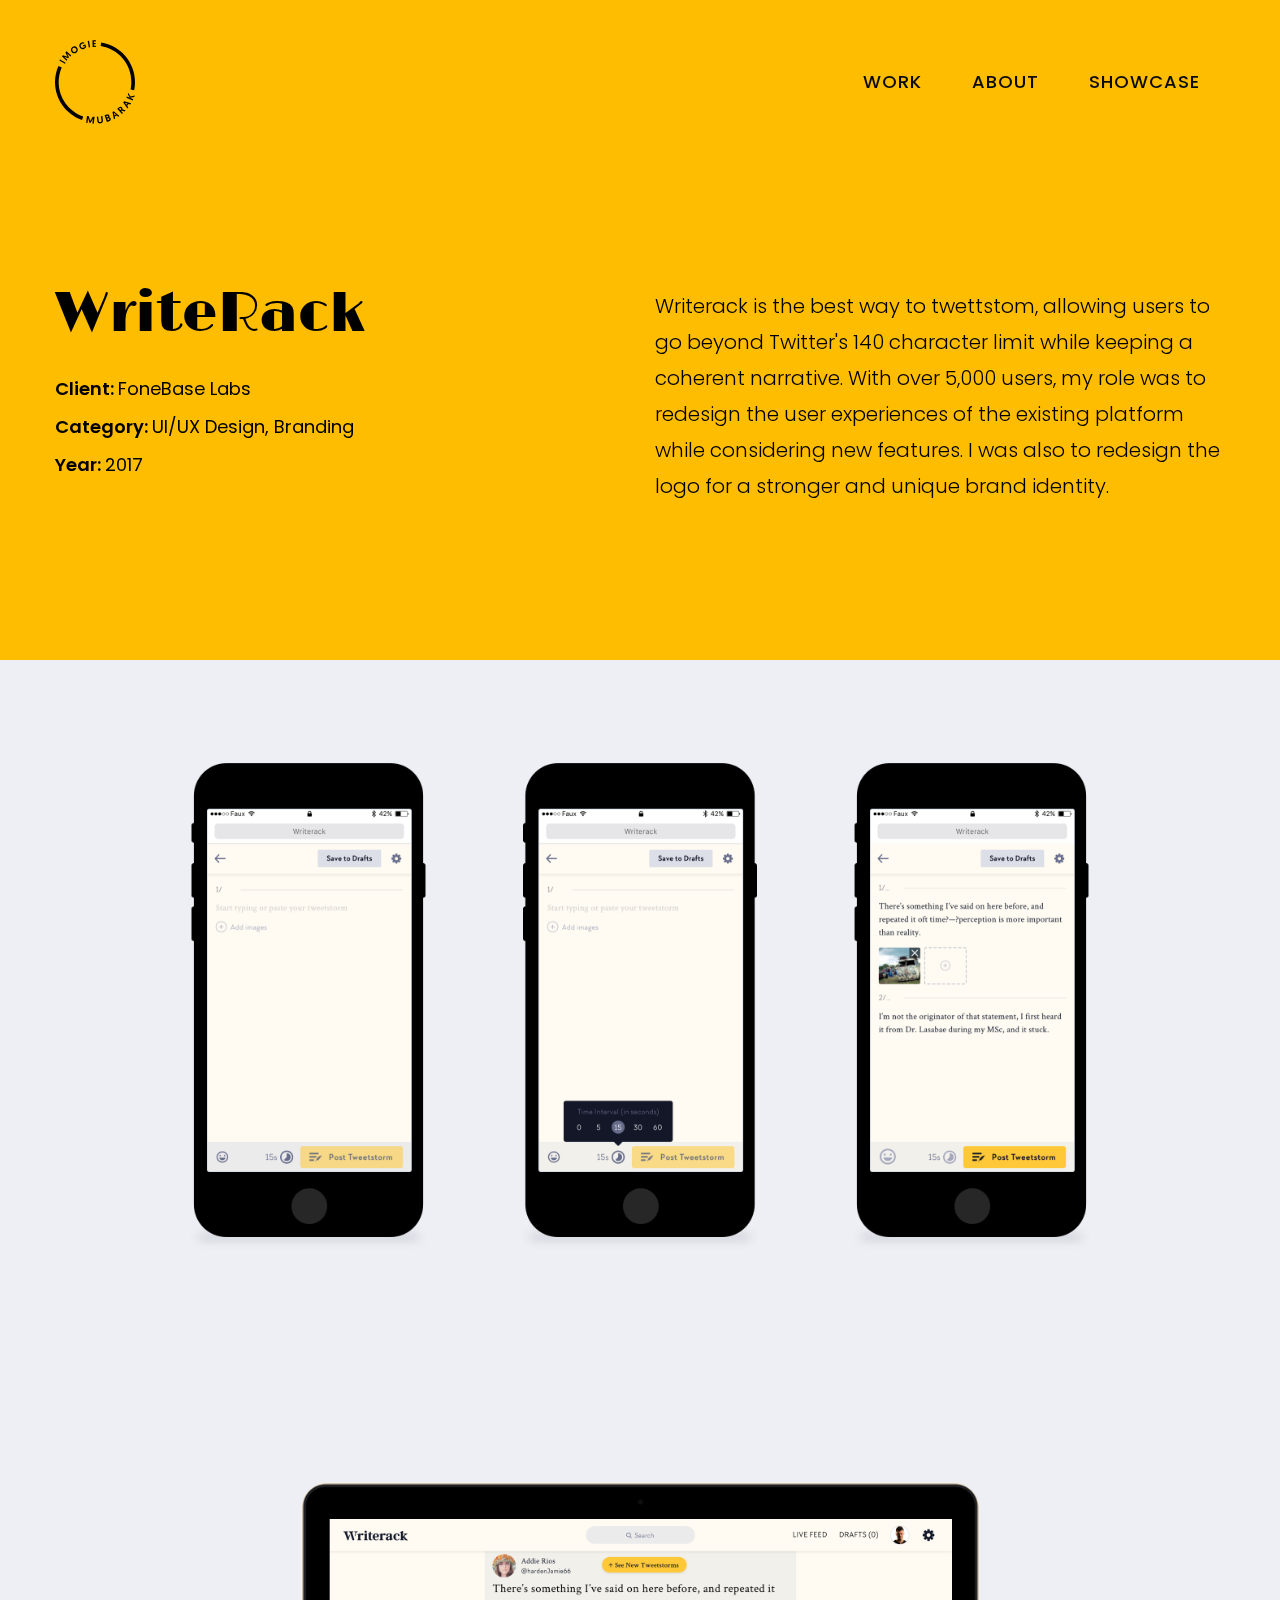
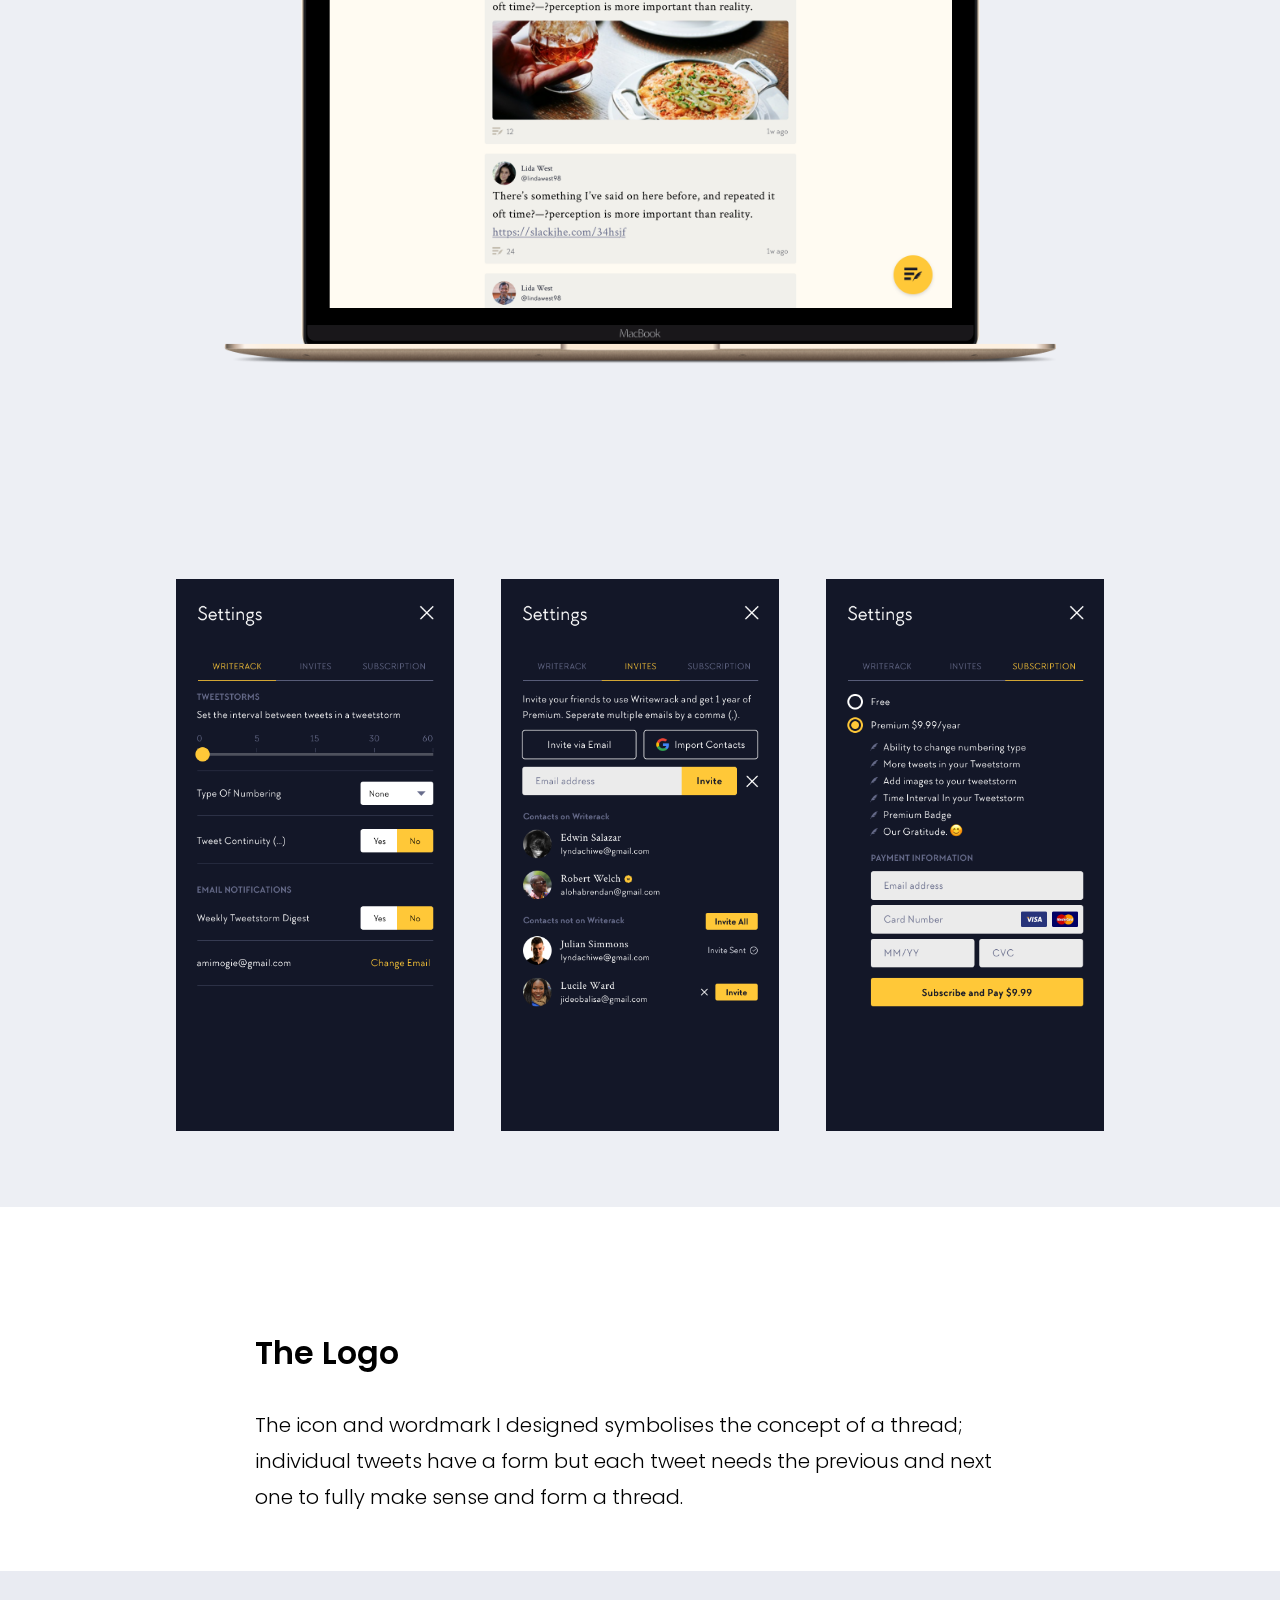
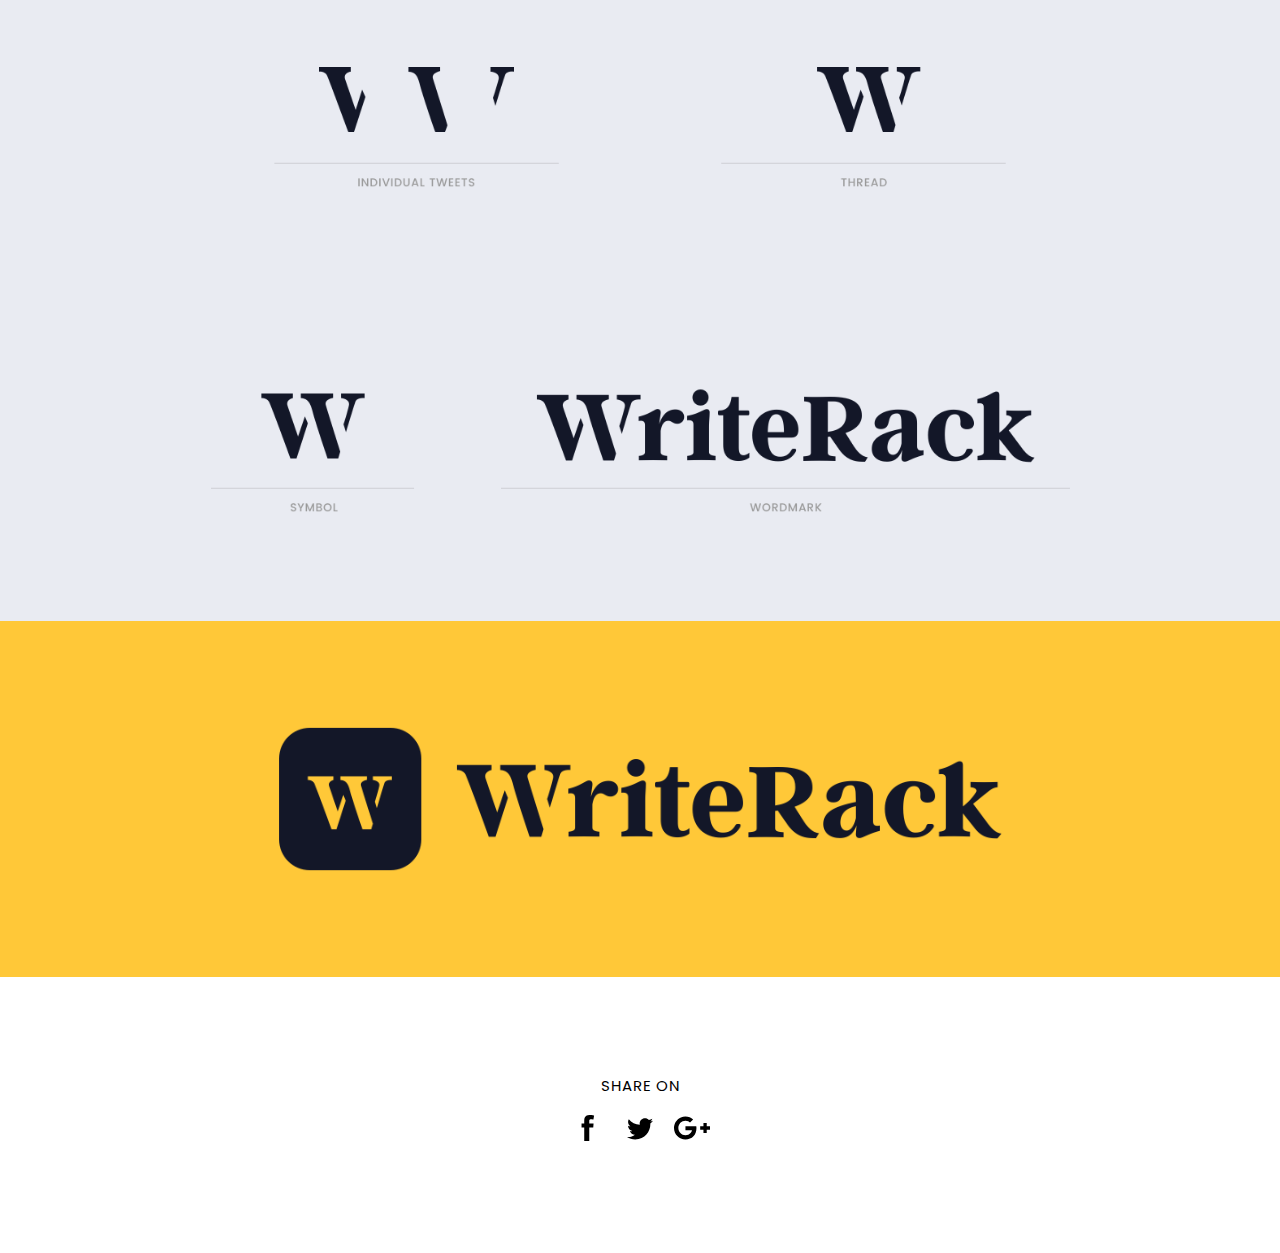
<file: work/writerack.html>
<!DOCTYPE html>
<html lang="en-US" data-version="3.0.8">
	
<!-- Mirrored from imogiemubarak.com/work/writerack by HTTrack Website Copier/3.x [XR&CO'2014], Sun, 09 Jul 2017 22:41:20 GMT -->
<!-- Added by HTTrack --><meta http-equiv="content-type" content="text/html;charset=UTF-8" /><!-- /Added by HTTrack -->
<head>
		<meta charset="UTF-8" />
		<meta name="viewport" content="width=device-width, initial-scale=1.0, maximum-scale=1.0" />
		<meta name="description" content="Interface Designer, Creating Awesomeness">
		<title>Imogie Mubarak &rsaquo; WriteRack</title>
		<link rel="pingback" href="../xmlrpc.php" />
		<!--[if lt IE 9]><script src="http://html5shim.googlecode.com/svn/trunk/html5.js"></script><![endif]-->
		<link type="text/css" rel="stylesheet" href="../wp-content/themes/semplice/css/reset.css">
		<link data-fontset-id="ce-fontset" href="https://fonts.googleapis.com/css?family=Limelight|Poppins" rel="stylesheet"><style id="ce-fontset" type="text/css">.light { font-family: "Poppins", Helvetica, Arial, sans-serif !important; font-style: normal; font-weight: 300; }.light_italic { font-family: "Poppins", Helvetica, Arial, sans-serif !important; font-style: italic; font-weight: 300; }body, textarea, input { font-family: "Poppins", Helvetica, Arial, sans-serif !important; font-style: normal; font-weight: 400;}.regular { font-family: "Poppins", Helvetica, Arial, sans-serif !important; font-style: normal; font-weight: 400; }.regular_italic { font-family: "Poppins", Helvetica, Arial, sans-serif !important; font-style: italic; font-weight: 400; }.semibold { font-family: "Poppins", Helvetica, Arial, sans-serif !important; font-style: normal; font-weight: 500; }.semibold_italic { font-family: "Poppins", Helvetica, Arial, sans-serif !important; font-style: italic; font-weight: 500; }.bold, .wysiwyg-ce h1, .wysiwyg-ce h2, .wysiwyg-ce h3, .wysiwyg-ce h4, .wysiwyg-ce h5, .wysiwyg-ce h6, #semplice h1, #semplice h2, #semplice h3, #semplice h4, #semplice h5, #semplice h6 { font-family: "Poppins", Helvetica, Arial, sans-serif; font-style: normal; font-weight: 600; }.bold_italic { font-family: "Poppins", Helvetica, Arial, sans-serif !important; font-style: italic; font-weight: 600; }.custom_one { font-family: "Limelight", Georgia, Times New Roman, serif !important; font-style: normal; font-weight: 400; }.custom_one_italic { font-family: "Limelight", Georgia, Times New Roman, serif !important; font-style: italic; font-weight: 400; }</style>		<link type="text/css" rel="stylesheet" href="../wp-content/themes/semplice/style.css">
		<style type="text/css" id="semplice-custom-css">#navbar-bg { background: #f9f9f9 !important; }#fullscreen-menu { background: rgb(255, 255, 255); background: rgba(255, 255, 255, 0.95); }#navbar-bg { opacity: 0; }.transparent { opacity: 0 !important; }@media (max-width: 767px) {.transparent { background: #f9f9f9 !important; }}#fullscreen-menu .menu-inner nav ul li a, .follow-links ul li a svg, nav.standard ul li a { letter-spacing: 1px !important; }#fullscreen-menu .menu-inner nav ul li a, .follow-links ul li a svg, nav.standard ul li a { text-transform: uppercase !important; }#navbar .controls a.project-panel-button { margin-right: -10px; padding-left: 10px; }nav.standard ul li a { padding: 0px 25px; }#fullscreen-menu .menu-inner nav { padding: 40px 0px; }#fullscreen-menu .menu-inner nav ul li a, .follow-links ul li a svg, nav.standard ul li a { color: #0a0a0a !important; }.follow-links ul li a svg { fill: #0a0a0a !important; }nav.standard ul li a { text-decoration: none !important; }#fullscreen-menu .menu-inner nav ul li.current-menu-item a, #fullscreen-menu .menu-inner nav ul li.current_page_item a, nav.standard ul li.current-menu-item a, nav.standard ul li.current_page_item a, #fullscreen-menu .menu-inner nav ul li.current-menu-item a:hover, #fullscreen-menu .menu-inner nav ul li.current_page_item a:hover, nav.standard ul li.current-menu-item a:hover, nav.standard ul li.current_page_item a:hover, .is-work nav.standard ul li.portfolio-grid a, .is-work #fullscreen-menu .menu-inner nav ul li.portfolio-grid a { color: #000000 !important; }nav.standard ul li.current-menu-item a, nav.standard ul li.current_page_item a, nav.standard ul li.current-menu-item a:hover, nav.standard ul li.current_page_item a:hover, .is-work nav.standard ul li.portfolio-grid a { text-decoration: line-through !important; }#fullscreen-menu .menu-inner nav ul li.current-menu-item a, #fullscreen-menu .menu-inner nav ul li.current_page_item a, #fullscreen-menu .menu-inner nav ul li.current-menu-item a:hover, #fullscreen-menu .menu-inner nav ul li.current_page_item a:hover, .is-work #fullscreen-menu .menu-inner nav ul li.portfolio-grid a { border-color: #000000 !important; }#fullscreen-menu .menu-inner nav ul li a:hover, .follow-links ul li a svg, nav.standard ul li a:hover { color: #de002f !important; }.follow-links ul li a:hover svg { fill: #de002f !important; }nav.standard ul li a:hover { text-decoration: none !important; }nav.standard ul li a:hover { background: transparent !important; }nav.standard ul li.current-menu-item a, nav.standard ul li.current-menu-item a:hover, .is-work nav.standard ul li.portfolio-grid a, nav.standard ul li.current_page_item a, nav.standard ul li.current_page_item a:hover { background: transparent !important; }nav.standard ul li a { font-size: 18px !important; }header { position: absolute; }#fullscreen-menu { height: 100%; }.menu-inner nav { transform: translateY(-50%); -webkit-transform: translateY(-50%); position: absolute; top: 50%; width: 100%; }.follow-links { position: absolute; bottom: 0px; width: 100%; }#fullscreen-menu .menu-inner nav ul li { border: 0px !important; }#fullscreen-menu .menu-inner nav ul li { text-align: center; }#fullscreen-menu .menu-inner .follow-links { background: rgb(255, 255, 255); background: rgba(255, 255, 255, 1); }#fullscreen-menu .menu-inner .follow-links ul li a { padding-top: 5px; padding-bottom: 5px; }#fullscreen-menu .menu-inner .follow-links { border-top: 1px solid transparent !important; }#fullscreen-menu .menu-inner .follow-links ul li a { padding-right: 10px; padding-left: 10px; }#fullscreen-menu .menu-inner .follow-links ul li a svg { fill: #aaaaaa !important; }#fullscreen-menu .menu-inner .follow-links ul li a:hover svg { fill: #000000 !important; }#fullscreen-menu .menu-inner .follow-links ul li a:hover { background: #ffffff !important; }.logo svg { fill: #000000 !important; }.logo svg { width: 80pxpx; height: 84pxpx; }header { top: -164px; }#navbar, #navbar-bg, .controls a, .controls a span { height: 164px; }#navbar .controls a .nav-icon { margin-top: 82px !important; }.navbar-inner { height: 164px; overflow: hidden; }.controls a svg, div.header-icon { margin-top: 70px; }section#blog, .post-password-form, section#not-found { margin-top: 164px !important; }#fullscreen-menu .menu-inner nav.align-top { margin-top: 164px !important; transform: none; -webkit-transform: none; }.menu-style-nobutton ul li a, nav.standard ul li a { line-height: 164px !important; }.title-top { top: 164px; }#project-panel-header, #project-panel-footer, .project-panel { background: #f9f9f9 !important; }.project-panel h3 { color: #000000 !important; }div.close-project-panel svg { stroke: #000000 !important; }.project-panel-thumb h3 { color: #000000 !important; }.project-panel-thumb h3 span { color: #888888 !important; }#project-panel-header, #project-panel-footer, .project-panel-button { display: none !important; }.share-box { background: #ffffff !important; }.share-icons-wrapper p { color: #000000 !important; }.share-icon a svg { fill: #000000 !important; }.wysiwyg, .wysiwyg p, .wysiwyg pre, .post-heading h2, #post .wysiwyg .meta p span, p.quote, .wysiwyg h1, .wysiwyg h2, .wysiwyg h3, .wysiwyg h4, .wysiwyg h5, .wysiwyg h6, #category-archives h4, h4#comments, .comment-autor, .comment-autor a, .comment-time, .comment-content p, h3#reply-title, .comments-pagination, .meta p a, section#comment h3#comments, .no-results, blockquote p, .quote-container p, .result-header h3 { color: #333333!important ;}.archives-close svg { fill: #333333!important ;}abbr, acronym { border-color: #333333 !important;}#post .wysiwyg  a, .wysiwyg-ce a, #post .wysiwyg p a, p.quote a, .next p a, .previous p a, a.page-numbers, #category-archives nav ul li a, .cover-headline a { color: #ec003d!important ;}#post .wysiwyg { border-color: #ec003d!important ;}#post .semplice-share .button a { color: white !important; }#post .wysiwyg a:hover, .wysiwyg-ce a:hover, #post .wysiwyg p a:hover, .post-heading p a:hover, #post .wysiwyg .meta p a:hover, p.quote a:hover, #post .wysiwyg a.more-link:hover, .description a.more-link:hover, .next p a:hover, .previous p a:hover, #category-archives nav ul li a:hover, a.comment-edit-link:hover, a.comment-reply-link:hover, a.page-numbers:hover, section#category-archives nav ul li a:hover,  .cover-headline a:hover { color: #ba0031!important ;}#post .semplice-share .button a:hover { color: white !important; }.post-heading h2 a, .result-header h3, #category-archives h2 { color: #000000!important ;}.post-heading p, .post-heading p a, #post .wysiwyg .meta p a { color: #a0a0a0!important ;}#comment { background-color: #f9f9f9 !important;}form#commentform textarea, form#commentform input { background-color: #f9f9f9 !important;}form#commentform #submit, form#commentform input, form#commentform textarea { color: #000000 !important; }form#commentform textarea::-webkit-input-placeholder { color: #000000 !important; opacity: .5 !important;}form#commentform textarea::-moz-placeholder { color: #000000 !important; opacity: .5 !important;}form#commentform textarea:-ms-input-placeholder { color: #000000 !important; opacity: .5 !important;}form#commentform textareainput:-moz-placeholder { color: #000000 !important; opacity: .5 !important;}form#commentform input::-webkit-input-placeholder { color: #000000 !important; opacity: .5 !important;}form#commentform input::-moz-placeholder { color: #000000 !important; opacity: .5 !important;}form#commentform input:-ms-input-placeholder { color: #000000 !important; opacity: .5 !important;}form#commentform inputinput:-moz-placeholder { color: #000000 !important; opacity: .5 !important;}form#commentform textarea, form#commentform input { border-color: #e0e0e0 !important;}#post .wysiwyg a.more-link, .description a.more-link { color: #acacac !important; }#post .wysiwyg a.more-link, .description a.more-link { border-color: #e6e6e6!important ;}.edit-reply a { color: #aaaaaa!important ;}.edit-reply a { border-color: #e6e6e6!important ;}.post-divider { background: #e6e6e6!important ;}.post-password-form input, .result-header, #category-archives h4, .comment-content, pre, tt, code, kbd, blockquote, .wysiwyg table, .description table, .wysiwyg-ce table , .wysiwyg table th, .wysiwyg table td, .description table th, .description table td, .wysiwyg-ce table th, .wysiwyg-ce table td { border-color: #e6e6e6!important ;}.search-field { background: #ffffff!important ;}.search-field { border-color: #e6e6e6!important ;}.search-field { color: #000000!important ;}.close-search svg { fill: #000000 !important;}.search-form input::-webkit-input-placeholder { color: #000000 !important; opacity: 1;}.search-form input::-moz-placeholder { color: #000000 !important; opacity: 1;}.search-form input:-ms-input-placeholder { color: #000000 !important; opacity: 1;}body {background-color: #ffffff !important;}.to-the-top a svg { fill: #b2b2b2 !important; }.no-gutter-grid-sizer { width: 8.3333% !important; }.no-gutter-gutter-sizer { width: 0px; }.remove-gutter-yes { margin: 0px !important; }.masonry-span0{ width: 0% !important; float: left; }.masonry-span1{ width: 8.3333% !important; float: left; }.masonry-span2{ width: 16.6667% !important; float: left; }.masonry-span3{ width: 25% !important; float: left; }.masonry-span4{ width: 33.3333% !important; float: left; }.masonry-span5{ width: 41.6667% !important; float: left; }.masonry-span6{ width: 50% !important; float: left; }.masonry-span7{ width: 58.3333% !important; float: left; }.masonry-span8{ width: 66.6667% !important; float: left; }.masonry-span9{ width: 75% !important; float: left; }.masonry-span10{ width: 83.3333% !important; float: left; }.masonry-span11{ width: 91.6667% !important; float: left; }.masonry-span12{ width: 100% !important; float: left; }@media (max-width: 767px) {.masonry-span1, .masonry-span2, .masonry-span3, .masonry-span4, .masonry-span5, .masonry-span6, .masonry-span7, .masonry-span8, .masonry-span9, .masonry-span10, .masonry-span11, .masonry-span12 { width: 100% !important; }}.lightbox-overlay { background-color: rgba(255,255,255,0.98); -webkit-animation: fadein 0.35s; -moz-animation: fadein 0.35s; -ms-animation: fadein 0.35s; -o-animation: fadein 0.35s; animation: fadein 0.35s; }@keyframes fadein { from { background-color: rgba(255,255,255,0); } to { background-color: rgba(255,255,255,0.98); } }@-moz-keyframes fadein { from { background-color: rgba(255,255,255,0); } to { background-color: rgba(255,255,255,0.98); } }@-webkit-keyframes fadein { from { background-color: rgba(255,255,255,0); } to { background-color: rgba(255,255,255,0.98); } }@-ms-keyframes fadein { from { background-color: rgba(255,255,255,0); } to { background-color: rgba(255,255,255,0.98); } }@-o-keyframes fadein { from { background-color: rgba(255,255,255,0); } to { background-color: rgba(255,255,255,0.98); } }.lightbox-arrows .imagelightbox-arrow svg { fill: #777777; }</style>
					<link rel="shortcut icon" href="../wp-content/uploads/2017/06/favicon%402x.png">
						<link rel='dns-prefetch' href='http://s.w.org/' />
		<script type="text/javascript">
			window._wpemojiSettings = {"baseUrl":"https:\/\/s.w.org\/images\/core\/emoji\/2.3\/72x72\/","ext":".png","svgUrl":"https:\/\/s.w.org\/images\/core\/emoji\/2.3\/svg\/","svgExt":".svg","source":{"concatemoji":"http:\/\/imogiemubarak.com\/wp-includes\/js\/wp-emoji-release.min.js?ver=4.8"}};
			!function(a,b,c){function d(a){var b,c,d,e,f=String.fromCharCode;if(!k||!k.fillText)return!1;switch(k.clearRect(0,0,j.width,j.height),k.textBaseline="top",k.font="600 32px Arial",a){case"flag":return k.fillText(f(55356,56826,55356,56819),0,0),b=j.toDataURL(),k.clearRect(0,0,j.width,j.height),k.fillText(f(55356,56826,8203,55356,56819),0,0),c=j.toDataURL(),b===c&&(k.clearRect(0,0,j.width,j.height),k.fillText(f(55356,57332,56128,56423,56128,56418,56128,56421,56128,56430,56128,56423,56128,56447),0,0),b=j.toDataURL(),k.clearRect(0,0,j.width,j.height),k.fillText(f(55356,57332,8203,56128,56423,8203,56128,56418,8203,56128,56421,8203,56128,56430,8203,56128,56423,8203,56128,56447),0,0),c=j.toDataURL(),b!==c);case"emoji4":return k.fillText(f(55358,56794,8205,9794,65039),0,0),d=j.toDataURL(),k.clearRect(0,0,j.width,j.height),k.fillText(f(55358,56794,8203,9794,65039),0,0),e=j.toDataURL(),d!==e}return!1}function e(a){var c=b.createElement("script");c.src=a,c.defer=c.type="text/javascript",b.getElementsByTagName("head")[0].appendChild(c)}var f,g,h,i,j=b.createElement("canvas"),k=j.getContext&&j.getContext("2d");for(i=Array("flag","emoji4"),c.supports={everything:!0,everythingExceptFlag:!0},h=0;h<i.length;h++)c.supports[i[h]]=d(i[h]),c.supports.everything=c.supports.everything&&c.supports[i[h]],"flag"!==i[h]&&(c.supports.everythingExceptFlag=c.supports.everythingExceptFlag&&c.supports[i[h]]);c.supports.everythingExceptFlag=c.supports.everythingExceptFlag&&!c.supports.flag,c.DOMReady=!1,c.readyCallback=function(){c.DOMReady=!0},c.supports.everything||(g=function(){c.readyCallback()},b.addEventListener?(b.addEventListener("DOMContentLoaded",g,!1),a.addEventListener("load",g,!1)):(a.attachEvent("onload",g),b.attachEvent("onreadystatechange",function(){"complete"===b.readyState&&c.readyCallback()})),f=c.source||{},f.concatemoji?e(f.concatemoji):f.wpemoji&&f.twemoji&&(e(f.twemoji),e(f.wpemoji)))}(window,document,window._wpemojiSettings);
		</script>
		<style type="text/css">
img.wp-smiley,
img.emoji {
	display: inline !important;
	border: none !important;
	box-shadow: none !important;
	height: 1em !important;
	width: 1em !important;
	margin: 0 .07em !important;
	vertical-align: -0.1em !important;
	background: none !important;
	padding: 0 !important;
}
</style>
<link rel='stylesheet' id='mediaelement-css'  href='../wp-includes/js/mediaelement/mediaelementplayer.min51cd.css?ver=2.22.0' type='text/css' media='all' />
<link rel='stylesheet' id='wp-mediaelement-css'  href='../wp-includes/js/mediaelement/wp-mediaelement.minef15.css?ver=4.8' type='text/css' media='all' />
<script type='text/javascript' src='../wp-includes/js/jquery/jqueryb8ff.js?ver=1.12.4'></script>
<script type='text/javascript' src='../wp-includes/js/jquery/jquery-migrate.min330a.js?ver=1.4.1'></script>
<link rel='https://api.w.org/' href='../wp-json/index.html' />
<link rel="EditURI" type="application/rsd+xml" title="RSD" href="../xmlrpc0db0.php?rsd" />
<link rel="wlwmanifest" type="application/wlwmanifest+xml" href="../wp-includes/wlwmanifest.xml" /> 
<link rel='prev' title='SureGift' href='suregift.html' />
<link rel='next' title='Inertia' href='inertia.html' />
<meta name="generator" content="WordPress 4.8" />
<link rel="canonical" href="writerack.html" />
<link rel='shortlink' href='../index341b.html?p=20' />
<link rel="alternate" type="application/json+oembed" href="../wp-json/oembed/1.0/embed2ba8.json?url=http%3A%2F%2Fimogiemubarak.com%2Fwork%2Fwriterack" />
<link rel="alternate" type="text/xml+oembed" href="../wp-json/oembed/1.0/embed7029?url=http%3A%2F%2Fimogiemubarak.com%2Fwork%2Fwriterack&amp;format=xml" />
		<!-- Facebook -->
		<meta property="og:title" content="Imogie Mubarak &rsaquo; WriteRack" />
		<meta property="og:url" content="http://imogiemubarak.com/work/writerack" />
		<meta property="og:site_name" content="Imogie Mubarak"/>
							<meta property="og:image" content="http://imogiemubarak.com/wp-content/uploads/2017/06/shareImage@2x.jpg" />
		   
		<!-- bottom admin bar -->
		<style>html{margin-top:0px!important;}#wpadminbar{top:auto!important;bottom:0;}}</style>
	</head>
	<body class="work-template-default single single-work postid-20 is-work">
				<div id="project-panel-header">
			
<!-- Project Panel -->
<section id="project-panel" class="fade">
	<div class="project-panel">
		<div class="container">
			<div class="row">
				<div class="project-panel-title span11">
					<h3 class="light fs-28px">More selected projects</h3>
				</div>
								<div class="project-panel-close span1">
            		<div class="close-project-panel light"><svg version="1.1" id="Ebene_1" xmlns="http://www.w3.org/2000/svg" xmlns:xlink="http://www.w3.org/1999/xlink" x="0px" y="0px"
	 width="20px" height="20px" viewBox="0 0 20 20" enable-background="new 0 0 20 20" xml:space="preserve">
<g>
	
		<rect x="-4.164" y="9.532" transform="matrix(0.706 0.7082 -0.7082 0.706 10.0446 -4.1327)" width="28.329" height="1"/>
</g>
<g>
	<rect x="9.5" y="-4.142" transform="matrix(0.7071 0.7071 -0.7071 0.7071 10 -4.1421)" width="1" height="28.284"/>
</g>
</svg>
</div>
				</div>
							</div>
			
			<div class="row">
        		<div class="project-panel-thumbs">
														<div class="project-panel-thumb">
										<a class="project-panel-link" data-project-panel="true" href="inertia.html" title="Inertia">
																							<img alt="Inertia" src="../wp-content/themes/semplice/images/no_thumb-thumb_nav.png" />
																						<h3>Inertia<br /><span class="regular">UI/UX Design</span></h3>
										</a>
									</div>
														<div class="project-panel-thumb">
										<a class="project-panel-link" data-project-panel="true" href="writerack.html" title="WriteRack">
																							<img alt="WriteRack" src="../wp-content/themes/semplice/images/no_thumb-thumb_nav.png" />
																						<h3>WriteRack<br /><span class="regular">UI/UX Design, Branding</span></h3>
										</a>
									</div>
														<div class="project-panel-thumb">
										<a class="project-panel-link" data-project-panel="true" href="suregift.html" title="SureGift">
																							<img alt="SureGift" src="../wp-content/themes/semplice/images/no_thumb-thumb_nav.png" />
																						<h3>SureGift<br /><span class="regular">UI/UX Design</span></h3>
										</a>
									</div>
					        		</div>
			</div>
		</div>
	</div>
</section>
		</div>
						<header class="non-sticky-nav">
			<div id="navbar-bg" class="navbar" data-navbar-opacity="0" data-dropdown-transparent="disabled"><!-- header bar background --></div>
			<div id="navbar">
			<div class="container"><div class="row"><div class="span12 navbar-inner"><div class="logo fourty"><a id="logo" data-logo-height="84px" class="has-logo" href="../index.html" title="Imogie Mubarak"><svg width="80px" height="84px" viewBox="0 0 80 84" version="1.1" xmlns="http://www.w3.org/2000/svg" xmlns:xlink="http://www.w3.org/1999/xlink">
    <!-- Generator: Sketch 44.1 (41455) - http://www.bohemiancoding.com/sketch -->
    <desc>Created with Sketch.</desc>
    <defs></defs>
    <g id="Logo-Folio" stroke="none" stroke-width="1" fill="none" fill-rule="evenodd">
        <g id="Imogie-Mubarak" transform="translate(-145.000000, -70.000000)" fill="#000000">
            <g id="myLogo" transform="translate(145.000000, 70.000000)">
                <polygon id="Shape" points="10.625 22.6624469 5.05747389 19.375 4.375 20.4621105 9.94206961 23.75"></polygon>
                <polygon id="Shape" points="12.3982351 19.7226718 9.0423961 16.6785875 13.1147701 18.1465874 13.9158127 17.2712802 12.0691005 13.3696076 15.4244947 16.4136919 16.25 15.5118066 11.5518254 11.25 10.4389944 12.4663934 12.4115784 16.714025 7.98783091 15.147243 6.875 16.3627504 11.5731746 20.625"></polygon>
                <g id="Group">
                    <path d="M18.1779889,7.96816827 C19.1722104,7.32485783 20.3963282,7.64053091 21.0712746,8.68142376 C21.7563568,9.73796223 21.5338318,10.9670625 20.5396104,11.6103729 C19.5449282,12.2536834 18.3309461,11.9531957 17.6463246,10.8971174 C16.9713782,9.85668475 17.1837675,8.61101854 18.1779889,7.96816827 L18.1779889,7.96816827 Z M21.2140961,12.6508056 C22.9109068,11.5533125 23.2845461,9.55435646 22.2313532,7.93089492 C21.1887568,6.32307898 19.2003139,5.82978228 17.5030425,6.92727541 C15.8066925,8.02522871 15.4427282,10.0393702 16.4857854,11.6471861 C17.5385175,13.2711078 19.5172854,13.7487589 21.2140961,12.6508056 L21.2140961,12.6508056 Z M30.3180407,4.50032005 L27.9693193,5.32907692 L28.3424979,6.38193407 L29.521005,5.96640522 L29.7900621,6.72705769 C29.7043693,6.90698214 29.3422479,7.43295055 28.4738014,7.73988049 C27.35703,8.13378159 26.2305836,7.65475 25.7827693,6.3892967 C25.3759586,5.23888462 25.8099514,4.07006593 27.0239336,3.64165247 C27.9094264,3.32874038 28.6106336,3.6191044 28.8686336,3.75715385 L29.3689693,2.66426236 C28.9156264,2.39690659 27.8628943,2.04119918 26.560455,2.50090385 C24.6729086,3.16768269 23.8509943,5.07046429 24.48033,6.84900137 C25.1727836,8.80516209 27.07968,9.54602747 28.8336193,8.9266456 C30.1365193,8.46648077 30.7211657,7.75276511 31.1855657,6.95161813 L30.3180407,4.50032005 Z" id="Shape"></path>
                    <polygon id="Shape" points="35.1216321 7.25541896 34.0325036 0.771696429 32.7249964 0.99165522 33.814125 7.47399725"></polygon>
                    <polygon id="Shape" points="38.9414143 5.72307005 38.8976464 4.16449176 40.664025 4.11571429 40.6313143 2.94275412 38.8649357 2.99153159 38.8239321 1.52820742 40.8814821 1.47068681 40.8487714 0.27885989 37.4662071 0.373193681 37.6495714 6.9420467 41.1169071 6.84495192 41.083275 5.66278846"></polygon>
                    <polygon id="Shape" points="35.2100893 81.1058929 33.7897071 76.1687843 31.9924607 75.9575687 31.1788393 82.8618819 32.5116857 83.0183379 33.0931071 78.0872115 34.3775786 82.6483654 35.6712643 82.8002198 37.980825 78.6619574 37.3998643 83.5930838 38.7327107 83.75 39.5463321 76.8456868 37.7490857 76.6349313"></polygon>
                    <path d="M47.3343386,75.9658516 L45.9434421,76.1499176 L46.5151886,80.4556799 C46.6317493,81.332294 46.2019029,81.9507555 45.3141064,82.0680975 C44.42631,82.1858997 43.8499564,81.7004258 43.7338564,80.824272 L43.16211,76.5185096 L41.7712136,76.7030357 L42.34296,81.0078777 C42.5585743,82.6336401 43.7002243,83.5949245 45.4854921,83.3583997 C47.27076,83.1223352 48.1216993,81.896456 47.906085,80.2711538 L47.3343386,75.9658516 Z M53.640135,80.0273585 L52.833885,80.3122005 L52.2294279,78.6072898 L53.0361386,78.3224478 C53.5710279,78.1337802 54.0990064,78.2842541 54.291585,78.8277088 C54.4809386,79.3615 54.1745636,79.8382308 53.640135,80.0273585 L53.640135,80.0273585 Z M51.8516421,77.5401676 L51.3172136,76.0312871 L52.0488279,75.7731346 C52.5459386,75.5978118 52.9863814,75.768533 53.1457886,76.2185742 C53.30796,76.6773585 53.0614779,77.1126745 52.6021457,77.2751126 L51.8516421,77.5401676 Z M54.156135,77.2838558 C54.5417529,76.8531415 54.6550886,76.1905041 54.44316,75.5909093 C54.0681386,74.5334505 52.975785,74.1602569 51.6724243,74.6204217 L49.5904564,75.3566854 L51.9124564,81.913114 L54.1169743,81.1340549 C55.3263493,80.7065618 56.1381279,79.6923585 55.6870886,78.4190824 C55.4479779,77.7440206 54.8683993,77.3280316 54.156135,77.2838558 L54.156135,77.2838558 Z M60.8687421,74.6015089 L59.4783064,75.4344073 L58.8802993,72.8740501 L60.8687421,74.6015089 Z M57.4769636,71.9656848 L58.942035,79.1948743 L60.1532529,78.4696545 L59.7528921,76.6248537 L61.7827993,75.4095584 L63.2234529,76.6308359 L64.43421,75.9060762 L58.7393207,71.2096339 L57.4769636,71.9656848 Z M65.8119761,69.6480185 L65.3291475,70.0916174 L64.0838368,68.739193 L64.5155261,68.3425309 C64.9840725,67.9122768 65.5046796,67.9058345 65.8820046,68.3153812 C66.2994118,68.7686435 66.1856154,69.3051957 65.8119761,69.6480185 L65.8119761,69.6480185 Z M66.9093975,67.3030185 C66.1353975,66.4627576 64.8942332,66.3477163 63.7746975,67.3766449 L62.2303832,68.7953331 L66.9434904,73.9128262 L67.9750296,72.9644265 L66.1303296,70.9617891 L66.6790404,70.4569883 L69.5193439,71.5457383 L70.6609939,70.4970227 L67.3793261,69.3691587 C67.6119868,68.6821326 67.4816046,67.9247012 66.9093975,67.3030185 L66.9093975,67.3030185 Z M72.3872443,63.5535495 L71.4437014,64.8705412 L69.8735871,62.7593049 L72.3872443,63.5535495 Z M68.2237693,62.4841264 L72.4512836,68.535294 L73.2731979,67.3876429 L72.1702479,65.8543736 L73.5477836,63.9313448 L75.3570086,64.4794011 L76.1789229,63.33175 L69.0806979,61.288158 L68.2237693,62.4841264 Z" id="Shape"></path>
                    <polygon id="Shape" points="73.4452286 52.8752404 72.8131286 54.3123352 74.803875 57.6913255 71.8898571 56.4134478 71.3259429 57.6963874 77.7008464 60.4914286 78.2647607 59.2089492 75.1683 57.8510027 79.2041571 57.0710234 79.8519214 55.5980357 75.4884964 56.5054808"></polygon>
                    <path d="M3.65948074,42.0928719 C3.65948074,36.9759343 4.6978584,32.0285379 6.74579531,27.3886068 L3.39920017,25.9058084 C1.14358773,31.0158727 0,36.461812 0,42.0928719 C0,59.211954 10.8535624,74.4454627 27.0078828,80 L28.1962991,76.5331109 C13.5199516,71.4867391 3.65948074,57.6462179 3.65948074,42.0928719 M67.5056179,18.3007845 C73.202972,24.9037281 76.3405193,33.3532964 76.3405193,42.0929178 C76.3405193,44.5631793 76.092132,47.0325244 75.602219,49.4313037 L79.1875953,50.1662879 C79.7269112,47.5260269 80,44.8097014 80,42.0929178 C80,32.4735149 76.546365,23.1725746 70.2744725,15.903838 C64.0675357,8.71024945 55.5107549,3.95026485 46.1804513,2.5 L45.6196359,6.12222548 C54.0931635,7.43914844 61.8659006,11.7642827 67.5056179,18.3007845" id="Shape"></path>
                </g>
            </g>
        </g>
    </g>
</svg></a></div><div class="nav-wrapper"><nav class="standard semibold"><ul id="menu-main-menu" class="menu"><li id="menu-item-79" class="menu-item menu-item-type-post_type menu-item-object-page menu-item-home menu-item-79"><a href="../index.html">WORK</a></li>
<li id="menu-item-23" class="menu-item menu-item-type-post_type menu-item-object-page menu-item-23"><a href="../about.html">ABOUT</a></li>
<li id="menu-item-25" class="menu-item menu-item-type-post_type menu-item-object-page menu-item-25"><a href="../showcase.html">SHOWCASE</a></li>
</ul></nav><div class="controls">
					<a class="open-nav menu-responsive">
						<span class="nav-icon"></span>
					</a>
				
					<a class="project-panel-button menu-icon">
						<span><svg version="1.1" id="Ebene_1" xmlns="http://www.w3.org/2000/svg" xmlns:xlink="http://www.w3.org/1999/xlink" x="0px" y="0px"
	 width="16px" height="24px" viewBox="0 0 16 24" enable-background="new 0 0 16 24" xml:space="preserve">
<rect x="12" y="5" width="4" height="2"/>
<rect x="6" y="5" width="4" height="2"/>
<rect y="5" width="4" height="2"/>
<rect x="12" y="11" width="4" height="2"/>
<rect x="6" y="11" width="4" height="2"/>
<rect y="11" width="4" height="2"/>
<rect x="12" y="17" width="4" height="2"/>
<rect x="6" y="17" width="4" height="2"/>
<rect y="17" width="4" height="2"/>
</svg></span>
					</a>
				</div></div></div></div></div>			</div>
		</header>
		<div id="fullscreen-menu" class="full-height">
			<div class="menu-inner">
				<nav class="fs-56px bold">
					<ul id="menu-main-menu-1" class="menu"><li class="menu-item menu-item-type-post_type menu-item-object-page menu-item-home menu-item-79"><a href="../index.html">WORK</a></li>
<li class="menu-item menu-item-type-post_type menu-item-object-page menu-item-23"><a href="../about.html">ABOUT</a></li>
<li class="menu-item menu-item-type-post_type menu-item-object-page menu-item-25"><a href="../showcase.html">SHOWCASE</a></li>
</ul>				</nav>
				<div class="follow-links">
					<ul>
											</ul>
				</div>
			</div>
		</div>
		<div id="wrapper">
			<div id="content">
	
		
			<!-- content fade -->
		<div class="fade-content">
			<div id="content-holder" class=""><div id="content_gja29rjp9" class="multi-column" data-sort="1">
				
				
				
				
				
				
				
				
				
				
				
				
				
				
				
				
				
				
				
				
				<div class="mc-content-container" style="padding-top: 288px; padding-bottom: 156px; background-color: rgb(254, 189, 0); display: block;" data-content-id="content_gja29rjp9" data-content-type="multi-column"><div id="masonry-content_gja29rjp9" class="container" style="background-color: transparent; position: relative; height: 211.7646942138672px;"><div class="row"><div class="grid-sizer"></div><div class="gutter-sizer"></div><div class="span4 masonry-item remove-gutter-" style="background-color: transparent; position: absolute; left: 0px; top: 0px;"><div class="mc-sub-content-container" style="background-color: transparent;" data-content-id="content_gja29rjp9" data-content-type="multi-column">
				<div class="single-edit" style="display: none;">
					<ul>
						<li><a class="edit-single" data-single-edit-content-id="column_content_wmhzma8lv" data-single-edit-column-id="#column_3brjou03x" data-single-edit-content-type="column-content-p">Single Edit</a></li>
						<li><a class="edit-column">Column Edit</a></li>
					</ul>
				</div>
			<div data-content-id="content_gja29rjp9" data-paragraph-id="content_gja29rjp9" data-content-type="multi-column" class="wysiwyg-ce  "><p data-font-size="56px" data-line-height="48px"><font color="#000000" face="Limelight, Georgia, Times New Roman, serif">WriteRack</font></p><p data-font-size="18px" data-line-height="38px"><span style="color:#000000;"><span class="bold">Client: <span class="regular">FoneBase Labs</span><br>Category: <span class="regular">UI/UX Design, Branding</span><br>Year: <span class="regular">2017</span></span></span></p></div></div></div><div class="span2 masonry-item remove-gutter- masonry-offset" style="background-color: transparent; position: absolute; left: 400px; top: 0px;"><!-- Masonry offset --></div><div class="span6 masonry-item remove-gutter-" style="background-color: transparent; position: absolute; left: 600px; top: 0px;"><div class="mc-sub-content-container" style="background-color: transparent;" data-content-id="content_gja29rjp9" data-content-type="multi-column">
				<div class="single-edit" style="display: none;">
					<ul>
						<li><a class="edit-single" data-single-edit-content-id="column_content_szosnsa1q" data-single-edit-column-id="#column_0mwz4ep00" data-single-edit-content-type="column-content-p">Single Edit</a></li>
						<li><a class="edit-column">Column Edit</a></li>
					</ul>
				</div>
			<div data-content-id="content_gja29rjp9" data-paragraph-id="content_gja29rjp9" data-content-type="multi-column" class="wysiwyg-ce  "><p data-font-size="20px" data-line-height="36px"><span style="color:#000000;"><span class="light">Writerack is the best way to twettstom, allowing users to go beyond Twitter's 140 character limit while keeping a coherent narrative. With over 5,000 users, my role was to redesign the user experiences of the existing platform while considering new features. I was also to redesign the logo for a stronger and unique brand identity.</span></span></p></div></div></div></div></div>
		<script type="text/javascript">
			(function ($) {
				$(document).ready(function () {
					/* init masonry */
					var $grid = $("#masonry-content_gja29rjp9");

					$grid.masonry({
						itemSelector: ".masonry-item",
						columnWidth: ".grid-sizer",
						gutter: ".gutter-sizer",
						transitionDuration: 0,
						isResizable: true,
						
						
					});

                	/* layout Masonry after each image loads */
                	$grid.imagesLoaded().progress(function() {
	                  	$grid.masonry("layout");
                	});

				});
			})(jQuery);
		</script>
		</div></div><div id="content_d5sqd8tb3" class="content-img" data-sort="1" style="">
				
				
				
				
				
				<div class="content-container" style="padding-top: 56px;padding-bottom: 56px;background-color: #EDEFF4;" data-content-id="content_d5sqd8tb3" data-content-type="content-img"><div class="container"><div class="row"><div class="span12 image no center  grid-width"><img class="ce-image" src="../wp-content/uploads/2017/06/Writerack-22x.png" alt="Writerack 22x" style=""><img class="live-image" src="../wp-content/uploads/2017/06/Writerack-22x.png" alt="Writerack 22x" style="" /></div></div></div></div></div><div id="content_5qtq9a6ug" class="content-img" data-sort="1" style="">
				
				
				
				<div class="content-container" style="padding-top: 56px;padding-bottom: 56px;background-color: #EDEFF4;" data-content-id="content_5qtq9a6ug" data-content-type="content-img"><div class="container"><div class="row"><div class="span12 image no center  grid-width"><img class="ce-image" src="../wp-content/uploads/2017/06/Initial-Screen2x.png" alt="Initial Screen2x" style=""><img class="live-image" src="../wp-content/uploads/2017/06/Initial-Screen2x.png" alt="Initial Screen2x" style="" /></div></div></div></div></div><div id="content_4yuwxl2xd" class="content-img" data-sort="1" style="">
				
				
				<div class="content-container" style="padding-top: 24px;padding-bottom: 24px;background-color: #EDEFF4;" data-content-id="content_4yuwxl2xd" data-content-type="content-img"><div class="container"><div class="row"><div class="span12 image no center  grid-width"><img class="ce-image" src="../wp-content/uploads/2017/06/Settings-Overlay2x.png" alt="Settings Overlay2x" style=""><img class="live-image" src="../wp-content/uploads/2017/06/Settings-Overlay2x.png" alt="Settings Overlay2x" style="" /></div></div></div></div></div><div id="content_80ci02qrl" class="content-p" data-sort="1" style="">
				
				
				
				
				
				<div class="content-container" style="padding-top: 124px;padding-bottom: 56px;background-color: transparent;" data-content-id="content_80ci02qrl" data-content-type="content-p"><div class="container"><div class="row"><div data-content-id="content_80ci02qrl" data-paragraph-id="content_80ci02qrl" data-content-type="content-p" class="wysiwyg-ce offset2 span8"><p data-font-size="32px"><span style="color:#000000;"><span class="bold">The Logo</span></span></p><p data-font-size="20px" data-line-height="36px"><span style="color:#000000;"><span class="light">The icon and wordmark I designed symbolises the concept of a thread; individual tweets have a form but each tweet needs the previous and next one to fully make sense and form a thread.</span></span></p></div></div></div></div></div><div id="content_txxfkc5y0" class="content-img" data-sort="1">
				
				<div class="content-container" style="background-color: #e9ebf2;" data-content-id="content_txxfkc5y0" data-content-type="content-img"><div class="container"><div class="row"><div class="span12 image no center  grid-width"><img class="ce-image" src="../wp-content/uploads/2017/06/Writerack-Details.png" alt="Writerack Details" style=""><img class="live-image" src="../wp-content/uploads/2017/06/Writerack-Details.png" alt="Writerack Details" style="" /></div></div></div></div></div><div id="content_x1q9j1rnt" class="content-img" data-sort="1">
				
				<div class="content-container" style="background-color: #e9ebf2;" data-content-id="content_x1q9j1rnt" data-content-type="content-img"><div class="container"><div class="row"><div class="span12 image no center  grid-width"><img class="ce-image" src="../wp-content/uploads/2017/06/Writerack-Full.png" alt="Writerack Full" style=""><img class="live-image" src="../wp-content/uploads/2017/06/Writerack-Full.png" alt="Writerack Full" style="" /></div></div></div></div></div><div id="content_rxjlbtysy" class="content-img" data-sort="1">
				<div class="content-container" style="background-color: transparent;" data-content-id="content_rxjlbtysy" data-content-type="content-img"><div class="image full"><img class="ce-image" src="../wp-content/uploads/2017/06/Writerack-1.png" alt="Writerack 1" style=""><img class="live-image" src="../wp-content/uploads/2017/06/Writerack-1.png" alt="Writerack 1" style="" /></div></div></div></div>		</div>
		
					<div class="share-box fade-content">
				<div class="container">
						<div class="row">
		<div class="span12">
			<div class="share-icons-wrapper">
				<p class="regular">Share on</p>
				<div class="semplice-share-icons first">
					<div class="share-icon icon-facebook">
						<a href="http://www.facebook.com/sharer.php?u=http://imogiemubarak.com/work/writerack" target="_blank"><svg version="1.1" id="Ebene_1" xmlns="http://www.w3.org/2000/svg" xmlns:xlink="http://www.w3.org/1999/xlink" x="0px" y="0px" viewBox="0 0 16 16" enable-background="new 0 0 16 16" xml:space="preserve">
<path d="M4.025,5.291H5.68V4.541V3.805V3.683c0-0.708,0.018-1.802,0.533-2.479C6.755,0.487,7.5,0,8.781,0
	c2.087,0,2.966,0.297,2.966,0.297l-0.414,2.451c0,0-0.689-0.199-1.333-0.199c-0.643,0-1.219,0.23-1.219,0.873v0.26v0.858v0.751
	h2.638l-0.184,2.393H8.781V16H5.68V7.684H4.025V5.291"/>
</svg>
</a>
					</div>
				</div>
				<div class="semplice-share-icons">
					<div class="share-icon icon-twitter">
						<a href="http://twitter.com/intent/tweet?text=WriteRack%20http://imogiemubarak.com/work/writerack" target="_blank"><svg version="1.1" id="Ebene_1" xmlns="http://www.w3.org/2000/svg" xmlns:xlink="http://www.w3.org/1999/xlink" x="0px" y="0px" viewBox="0 0 16 16" enable-background="new 0 0 16 16" xml:space="preserve">
<path d="M16,3.536c-0.589,0.261-1.221,0.438-1.885,0.517c0.678-0.406,1.198-1.05,1.443-1.816c-0.634,0.376-1.337,0.649-2.085,0.797
	c-0.599-0.638-1.452-1.037-2.396-1.037c-1.813,0-3.283,1.47-3.283,3.282c0,0.257,0.029,0.508,0.085,0.748
	c-2.728-0.137-5.147-1.444-6.766-3.43c-0.283,0.485-0.444,1.049-0.444,1.65c0,1.139,0.579,2.144,1.46,2.732
	C1.592,6.963,1.086,6.816,0.643,6.57c0,0.014,0,0.027,0,0.041c0,1.59,1.132,2.917,2.633,3.219C3,9.905,2.71,9.945,2.411,9.945
	c-0.212,0-0.417-0.021-0.618-0.059c0.418,1.304,1.63,2.253,3.066,2.28c-1.123,0.88-2.539,1.405-4.077,1.405
	c-0.265,0-0.526-0.016-0.783-0.046C1.453,14.456,3.178,15,5.032,15c6.038,0,9.34-5.002,9.34-9.34c0-0.142-0.003-0.284-0.01-0.425
	C15.003,4.773,15.56,4.195,16,3.536z"/>
</svg>
</a>
					</div>
				</div>
				<div class="semplice-share-icons">
					<div class="share-icon icon-gplusone">
						<a href="https://plus.google.com/share?url=http://imogiemubarak.com/work/writerack" target="_blank"><svg xmlns="http://www.w3.org/2000/svg" xmlns:xlink="http://www.w3.org/1999/xlink" preserveAspectRatio="xMidYMid" width="22" height="14" viewBox="0 0 22 14">
  <path d="M20.000,8.000 L20.000,10.000 L18.000,10.000 L18.000,8.000 L16.000,8.000 L16.000,6.000 L18.000,6.000 L18.000,4.000 L20.000,4.000 L20.000,6.000 L22.000,6.000 L22.000,8.000 L20.000,8.000 ZM7.000,14.000 C3.130,14.000 -0.000,10.870 -0.000,7.000 C-0.000,3.130 3.130,-0.000 7.000,-0.000 C8.890,-0.000 10.470,0.690 11.690,1.830 L9.790,3.660 C9.270,3.160 8.360,2.580 7.000,2.580 C4.610,2.580 2.660,4.560 2.660,7.000 C2.660,9.440 4.610,11.420 7.000,11.420 C9.770,11.420 10.810,9.430 10.970,8.400 L7.000,8.400 L7.000,6.000 L13.610,6.000 C13.670,6.350 13.720,6.700 13.720,7.160 C13.720,11.160 11.040,14.000 7.000,14.000 Z"/>
</svg>
</a>
					</div>
				</div>
			</div>
		</div>
	</div>
				</div>
			</div>
				<div id="project-panel-footer" class="fade-content">
			
<!-- Project Panel -->
<section id="project-panel" class="fade">
	<div class="project-panel">
		<div class="container">
			<div class="row">
				<div class="project-panel-title span11">
					<h3 class="light fs-28px">More selected projects</h3>
				</div>
							</div>
			
			<div class="row">
        		<div class="project-panel-thumbs">
														<div class="project-panel-thumb">
										<a class="project-panel-link"  href="inertia.html" title="Inertia">
																							<img alt="Inertia" src="../wp-content/themes/semplice/images/no_thumb-thumb_nav.png" />
																						<h3>Inertia<br /><span class="regular">UI/UX Design</span></h3>
										</a>
									</div>
														<div class="project-panel-thumb">
										<a class="project-panel-link"  href="writerack.html" title="WriteRack">
																							<img alt="WriteRack" src="../wp-content/themes/semplice/images/no_thumb-thumb_nav.png" />
																						<h3>WriteRack<br /><span class="regular">UI/UX Design, Branding</span></h3>
										</a>
									</div>
														<div class="project-panel-thumb">
										<a class="project-panel-link"  href="suregift.html" title="SureGift">
																							<img alt="SureGift" src="../wp-content/themes/semplice/images/no_thumb-thumb_nav.png" />
																						<h3>SureGift<br /><span class="regular">UI/UX Design</span></h3>
										</a>
									</div>
					        		</div>
			</div>
		</div>
	</div>
</section>
		</div>

		

						<!-- content -->
			</div>
		<!-- wrapper -->
		</div>
		<div class="to-the-top">
			<a class="top-button"><svg version="1.1" id="Ebene_1" xmlns="http://www.w3.org/2000/svg" xmlns:xlink="http://www.w3.org/1999/xlink" x="0px" y="0px"
	 width="53px" height="20px" viewBox="0 0 53 20" enable-background="new 0 0 53 20" xml:space="preserve">
<g id="Ebene_3">
</g>
<g>
	<polygon points="43.886,16.221 42.697,17.687 26.5,4.731 10.303,17.688 9.114,16.221 26.5,2.312 	"/>
</g>
</svg>
</a>
		</div>
		<div class="overlay fade"></div>
		<script type='text/javascript'>
/* <![CDATA[ */
var mejsL10n = {"language":"en-US","strings":{"Close":"Close","Fullscreen":"Fullscreen","Turn off Fullscreen":"Turn off Fullscreen","Go Fullscreen":"Go Fullscreen","Download File":"Download File","Download Video":"Download Video","Play":"Play","Pause":"Pause","Captions\/Subtitles":"Captions\/Subtitles","None":"None","Time Slider":"Time Slider","Skip back %1 seconds":"Skip back %1 seconds","Video Player":"Video Player","Audio Player":"Audio Player","Volume Slider":"Volume Slider","Mute Toggle":"Mute Toggle","Unmute":"Unmute","Mute":"Mute","Use Up\/Down Arrow keys to increase or decrease volume.":"Use Up\/Down Arrow keys to increase or decrease volume.","Use Left\/Right Arrow keys to advance one second, Up\/Down arrows to advance ten seconds.":"Use Left\/Right Arrow keys to advance one second, Up\/Down arrows to advance ten seconds."}};
var _wpmejsSettings = {"pluginPath":"\/wp-includes\/js\/mediaelement\/"};
/* ]]> */
</script>
<script type='text/javascript' src='../wp-includes/js/mediaelement/mediaelement-and-player.min51cd.js?ver=2.22.0'></script>
<script type='text/javascript' src='../wp-includes/js/mediaelement/wp-mediaelement.minef15.js?ver=4.8'></script>
<script type='text/javascript'>
/* <![CDATA[ */
var semplice = {"gallery_prev":"<svg version=\"1.1\" id=\"Ebene_1\" xmlns=\"http:\/\/www.w3.org\/2000\/svg\" xmlns:xlink=\"http:\/\/www.w3.org\/1999\/xlink\" x=\"0px\" y=\"0px\"\r\n\twidth=\"18px\" height=\"40px\"  viewBox=\"0 0 18 40\" enable-background=\"new 0 0 18 40\" xml:space=\"preserve\">\r\n<g id=\"Ebene_2\">\r\n\t<g>\r\n\t\t<polygon points=\"16.3,40 0.3,20 16.3,0 17.7,1 2.5,20 17.7,39 \t\t\"\/>\r\n\t<\/g>\r\n<\/g>\r\n<\/svg>\r\n","gallery_next":"<svg version=\"1.1\" id=\"Ebene_1\" xmlns=\"http:\/\/www.w3.org\/2000\/svg\" xmlns:xlink=\"http:\/\/www.w3.org\/1999\/xlink\" x=\"0px\" y=\"0px\"\r\n\twidth=\"18px\" height=\"40px\" viewBox=\"0 0 18 40\" enable-background=\"new 0 0 18 40\" xml:space=\"preserve\">\r\n<g id=\"Ebene_2\">\r\n\t<g>\r\n\t\t<polygon points=\"0.3,39 15.5,20 0.3,1 1.7,0 17.7,20 1.7,40 \t\t\"\/>\r\n\t<\/g>\r\n<\/g>\r\n<\/svg>\r\n","lightbox_prev":"<svg xmlns=\"http:\/\/www.w3.org\/2000\/svg\" xmlns:xlink=\"http:\/\/www.w3.org\/1999\/xlink\" preserveAspectRatio=\"xMidYMid\" width=\"30\" height=\"20\" viewBox=\"0 0 30 20\">\n  <path d=\"M29.255,10.804 L2.624,10.804 L10.327,18.696 C10.619,18.995 10.619,19.481 10.327,19.780 C10.181,19.930 9.989,20.005 9.798,20.005 C9.607,20.005 9.415,19.930 9.269,19.780 L0.290,10.580 C0.220,10.509 0.165,10.424 0.127,10.330 C0.090,10.238 0.071,10.141 0.071,10.043 C0.071,10.041 0.070,10.039 0.070,10.037 C0.070,10.035 0.071,10.034 0.071,10.032 C0.071,9.934 0.090,9.836 0.127,9.745 C0.165,9.650 0.220,9.565 0.290,9.494 L9.269,0.294 C9.561,-0.005 10.035,-0.005 10.327,0.294 C10.619,0.594 10.619,1.079 10.327,1.378 L2.624,9.270 L29.255,9.270 C29.669,9.270 30.003,9.613 30.003,10.037 C30.003,10.461 29.669,10.804 29.255,10.804 Z\"\/>\n<\/svg>\n","lightbox_next":"<svg xmlns=\"http:\/\/www.w3.org\/2000\/svg\" xmlns:xlink=\"http:\/\/www.w3.org\/1999\/xlink\" preserveAspectRatio=\"xMidYMid\" width=\"30\" height=\"20\" viewBox=\"0 0 30 20\">\n  <path d=\"M29.873,9.745 C29.910,9.836 29.929,9.934 29.929,10.032 C29.929,10.034 29.930,10.035 29.930,10.037 C29.930,10.039 29.929,10.041 29.929,10.043 C29.929,10.141 29.910,10.238 29.873,10.330 C29.835,10.424 29.780,10.509 29.710,10.580 L20.731,19.780 C20.585,19.930 20.393,20.005 20.202,20.005 C20.011,20.005 19.819,19.930 19.673,19.780 C19.381,19.481 19.381,18.995 19.673,18.696 L27.376,10.804 L0.745,10.804 C0.331,10.804 -0.003,10.461 -0.003,10.037 C-0.003,9.613 0.331,9.270 0.745,9.270 L27.376,9.270 L19.673,1.378 C19.381,1.079 19.381,0.594 19.673,0.294 C19.965,-0.005 20.439,-0.005 20.731,0.294 L29.710,9.494 C29.780,9.565 29.835,9.650 29.873,9.745 Z\"\/>\n<\/svg>\n"};
/* ]]> */
</script>
<script type='text/javascript' src='../wp-content/themes/semplice/js/scripts.minef15.js?ver=4.8'></script>
<script type='text/javascript' src='../wp-includes/js/wp-embed.minef15.js?ver=4.8'></script>
		<script type="text/javascript">
			(function($) {

				// back button fix (firefox) thx to Jesse from stack overfllow
				$(window).unload(function () { $(window).unbind('unload'); });
				// back button fix (safari)
				$(window).bind('pageshow', function(event) {
					if (event.originalEvent.persisted) {
						window.location.reload() 
					}
				});
				
				$(document).ready(function () {

					/* ce images */
					$('.ce-image').each(function(){ var parentTag = $(this).parent().get(0).tagName; if(parentTag == 'A') { $(this).parent().remove(); } else { $(this).remove(); }});

					/* remove single edit div */
					$('.single-edit').remove();

					/* delete gallery brs */
					$('.gallery br').each(function() {
						$(this).remove();
					});

					/* image lightbox */
					var showOverlay = function() {
						$('<div class="lightbox-overlay"></div>').appendTo('body');
					};

					var hideOverlay = function() {
						$('.lightbox-overlay').remove();
					};

					/* arrows */

					var arrowsOn = function(instance, selector) {

						var $arrows = $('<div class="lightbox-arrows"><a type="button" class="imagelightbox-arrow imagelightbox-arrow-left">' + semplice.lightbox_prev + '</a><a type="button" class="imagelightbox-arrow imagelightbox-arrow-right">' + semplice.lightbox_next + '</a></div>');

						$arrows.appendTo('body');

						// fade in
						$('.lightbox-arrows').delay(200).fadeIn('slow');

						$('.imagelightbox-arrow').on('click touchend', function(e) {
							e.preventDefault();

							var $this	= $(this),
								$target	= $( selector + '[href="' + $('#imagelightbox').attr('src') + '"]'),
								index	= $target.index(selector);

							if( $this.hasClass('imagelightbox-arrow-left'))
							{
								index = index - 1;
								if(!$(selector).eq(index).length)
									index = $(selector).length;
							}
							else
							{
								index = index + 1;
								if( !$(selector).eq(index).length)
									index = 0;
							}

							instance.switchImageLightbox(index);
							return false;
						});
					};

					var arrowsOff = function() {
						$('.lightbox-arrows').fadeOut('fast', function() {
							$('.lightbox-arrows').remove();
						});
					};

					/* blog gallery */
					$('.gallery-icon a').each(function () {

						/* check if attachment or media file type */
						var isAttachment = $(this).attr('href').slice(-1);

						if(isAttachment !== '../index.html') {
							$(this).attr('data-rel', 'lightbox');
						}

					});

					var selectorG = 'a[data-rel^=lightbox]';
					var instanceG = $(selectorG).imageLightbox(
					{
						selector:       'id="imagelightbox"',
						allowedTypes:   'png|jpg|jpeg|gif|svg',
						animationSpeed: 250,
						preloadNext:    true,
						enableKeyboard: true,
						quitOnEnd:      false,
						quitOnImgClick: false,
						quitOnDocClick: true,
						onStart:        function() { arrowsOn(instanceG,selectorG); showOverlay(); },
						onEnd:          function() { arrowsOff(); hideOverlay(); },
						onLoadStart:    false,
						onLoadEnd:      false
					});
		
					
					// content editor self hosted video and blog video
					$(".live-video video, .live-audio audio, .wysiwyg video, .wysiwyg audio, .cover-video video").mediaelementplayer({
						
						// options
						pauseOtherPlayers: false,

						success:  function (mediaElement, domObject) { 

							// get media element
							var $thisMediaElement = (mediaElement.id) ? $("#"+mediaElement.id) : $(mediaElement);

							if($thisMediaElement.attr('data-masonry-id')) {
								// layout masonry to avoid overlapping
								$('#masonry-' + $thisMediaElement.attr('data-masonry-id')).masonry('layout');
							}

							// empty poster image to avoid double images
							$thisMediaElement.attr('poster', '');

							// resize multicolumn on play if needed
					        mediaElement.addEventListener('canplay', function(e) {
								$('#masonry-' + $thisMediaElement.attr('data-masonry-id')).masonry('layout');
							}, false);

							// show poster image after video finished
				            mediaElement.addEventListener("ended", function(e){
				                $thisMediaElement.parents(".mejs-inner").find(".mejs-poster").show();
				            });
				        }
					});
				});
			})(jQuery);
		</script>
			</body>

<!-- Mirrored from imogiemubarak.com/work/writerack by HTTrack Website Copier/3.x [XR&CO'2014], Sun, 09 Jul 2017 22:42:09 GMT -->
</html>
</file>
<file: wp-content/themes/semplice/style.css>
/*
Theme Name: Semplice
Theme URI: http://www.semplicelabs.com
Author: Semplicelabs
Author URI: http://www.semplicelabs.com
Description: With Semplice you can built fully responsive case studies & custom branded project pages with just a few clicks. Visit our <a href="http://help.semplicelabs.com" target="_blank">documentation</a>, <a href="http://www.semplicelabs.com/changelog" target="_blank">changelog</a> and follow us on <a href="http://www.twitter.com/semplicelabs" target="_blank">Twitter</a> for update notifications.
Version: 3.0.8
License: GNU General Public License v2 or later
License URI: http://www.gnu.org/licenses/gpl-2.0.html
Tags: portfolio, responsive, case study, fullscreen cover, content editor
Text Domain: semplice
*/

/* This is a generated and compressed stylesheet, please do not edit and read the info below! */

@import "css/styles.min.css";

/*

	How to add Custom CSS?
	------------------------------------------------------------------------------------------------------------------------------------
	There are 2 ways to edit or override CSS definitions:
	
	# Use the Custom CSS field in the Theme Options under 'Advanced Styling'
	# Add a child theme, more info in the Documentation. http//help.semplicelabs.com

*/
</file>
<file: wp-includes/js/mediaelement/mediaelementplayer.min51cd.css>
.mejs-offscreen{clip:rect(1px 1px 1px 1px);clip:rect(1px,1px,1px,1px);clip-path:polygon(0px 0,0 0,0 0,0 0);position:absolute!important;height:1px;width:1px;overflow:hidden}.mejs-container{position:relative;background:#000;font-family:Helvetica,Arial;text-align:left;vertical-align:top;text-indent:0}.mejs-fill-container,.mejs-fill-container .mejs-container{width:100%;height:100%}.mejs-fill-container{overflow:hidden}.mejs-container:focus{outline:0}.me-plugin{position:absolute}.mejs-embed,.mejs-embed body{width:100%;height:100%;margin:0;padding:0;background:#000;overflow:hidden}.mejs-fullscreen{overflow:hidden!important}.mejs-container-fullscreen{position:fixed;left:0;top:0;right:0;bottom:0;overflow:hidden;z-index:1000}.mejs-container-fullscreen .mejs-mediaelement,.mejs-container-fullscreen video{width:100%;height:100%}.mejs-clear{clear:both}.mejs-background{position:absolute;top:0;left:0}.mejs-mediaelement{position:absolute;top:0;left:0;width:100%;height:100%}.mejs-poster{position:absolute;top:0;left:0;background-size:contain;background-position:50% 50%;background-repeat:no-repeat}:root .mejs-poster img{display:none}.mejs-poster img{border:0;padding:0;border:0}.mejs-overlay{position:absolute;top:0;left:0}.mejs-overlay-play{cursor:pointer}.mejs-overlay-button{position:absolute;top:50%;left:50%;width:100px;height:100px;margin:-50px 0 0 -50px;background:url(bigplay.svg) no-repeat}.no-svg .mejs-overlay-button{background-image:url(bigplay.png)}.mejs-overlay:hover .mejs-overlay-button{background-position:0 -100px}.mejs-overlay-loading{position:absolute;top:50%;left:50%;width:80px;height:80px;margin:-40px 0 0 -40px;background:#333;background:url(background.png);background:rgba(0,0,0,.9);background:-webkit-gradient(linear,0 0,0 100%,from(rgba(50,50,50,.9)),to(rgba(0,0,0,.9)));background:-webkit-linear-gradient(top,rgba(50,50,50,.9),rgba(0,0,0,.9));background:-moz-linear-gradient(top,rgba(50,50,50,.9),rgba(0,0,0,.9));background:-o-linear-gradient(top,rgba(50,50,50,.9),rgba(0,0,0,.9));background:-ms-linear-gradient(top,rgba(50,50,50,.9),rgba(0,0,0,.9));background:linear-gradient(rgba(50,50,50,.9),rgba(0,0,0,.9))}.mejs-overlay-loading span{display:block;width:80px;height:80px;background:transparent url(loading.gif) 50% 50% no-repeat}.mejs-container .mejs-controls{position:absolute;list-style-type:none;margin:0;padding:0;bottom:0;left:0;background:url(background.png);background:rgba(0,0,0,.7);background:-webkit-gradient(linear,0 0,0 100%,from(rgba(50,50,50,.7)),to(rgba(0,0,0,.7)));background:-webkit-linear-gradient(top,rgba(50,50,50,.7),rgba(0,0,0,.7));background:-moz-linear-gradient(top,rgba(50,50,50,.7),rgba(0,0,0,.7));background:-o-linear-gradient(top,rgba(50,50,50,.7),rgba(0,0,0,.7));background:-ms-linear-gradient(top,rgba(50,50,50,.7),rgba(0,0,0,.7));background:linear-gradient(rgba(50,50,50,.7),rgba(0,0,0,.7));height:30px;width:100%}.mejs-container .mejs-controls div{list-style-type:none;background-image:none;display:block;float:left;margin:0;padding:0;width:26px;height:26px;font-size:11px;line-height:11px;font-family:Helvetica,Arial;border:0}.mejs-controls .mejs-button button{cursor:pointer;display:block;font-size:0;line-height:0;text-decoration:none;margin:7px 5px;padding:0;position:absolute;height:16px;width:16px;border:0;background:transparent url(controls.svg) no-repeat}.no-svg .mejs-controls .mejs-button button{background-image:url(controls.png)}.mejs-controls .mejs-button button:focus{outline:dotted 1px #999}.mejs-container .mejs-controls .mejs-time{color:#fff;display:block;height:17px;width:auto;padding:10px 3px 0;overflow:hidden;text-align:center;-moz-box-sizing:content-box;-webkit-box-sizing:content-box;box-sizing:content-box}.mejs-container .mejs-controls .mejs-time a{color:#fff;font-size:11px;line-height:12px;display:block;float:left;margin:1px 2px 0 0;width:auto}.mejs-controls .mejs-play button{background-position:0 0}.mejs-controls .mejs-pause button{background-position:0 -16px}.mejs-controls .mejs-stop button{background-position:-112px 0}.mejs-controls div.mejs-time-rail{direction:ltr;width:200px;padding-top:5px}.mejs-controls .mejs-time-rail span,.mejs-controls .mejs-time-rail a{display:block;position:absolute;width:180px;height:10px;-webkit-border-radius:2px;-moz-border-radius:2px;border-radius:2px;cursor:pointer}.mejs-controls .mejs-time-rail .mejs-time-total{margin:5px;background:#333;background:rgba(50,50,50,.8);background:-webkit-gradient(linear,0 0,0 100%,from(rgba(30,30,30,.8)),to(rgba(60,60,60,.8)));background:-webkit-linear-gradient(top,rgba(30,30,30,.8),rgba(60,60,60,.8));background:-moz-linear-gradient(top,rgba(30,30,30,.8),rgba(60,60,60,.8));background:-o-linear-gradient(top,rgba(30,30,30,.8),rgba(60,60,60,.8));background:-ms-linear-gradient(top,rgba(30,30,30,.8),rgba(60,60,60,.8));background:linear-gradient(rgba(30,30,30,.8),rgba(60,60,60,.8))}.mejs-controls .mejs-time-rail .mejs-time-buffering{width:100%;background-image:-o-linear-gradient(-45deg,rgba(255,255,255,.15) 25%,transparent 25%,transparent 50%,rgba(255,255,255,.15) 50%,rgba(255,255,255,.15) 75%,transparent 75%,transparent);background-image:-webkit-gradient(linear,0 100%,100% 0,color-stop(0.25,rgba(255,255,255,.15)),color-stop(0.25,transparent),color-stop(0.5,transparent),color-stop(0.5,rgba(255,255,255,.15)),color-stop(0.75,rgba(255,255,255,.15)),color-stop(0.75,transparent),to(transparent));background-image:-webkit-linear-gradient(-45deg,rgba(255,255,255,.15) 25%,transparent 25%,transparent 50%,rgba(255,255,255,.15) 50%,rgba(255,255,255,.15) 75%,transparent 75%,transparent);background-image:-moz-linear-gradient(-45deg,rgba(255,255,255,.15) 25%,transparent 25%,transparent 50%,rgba(255,255,255,.15) 50%,rgba(255,255,255,.15) 75%,transparent 75%,transparent);background-image:-ms-linear-gradient(-45deg,rgba(255,255,255,.15) 25%,transparent 25%,transparent 50%,rgba(255,255,255,.15) 50%,rgba(255,255,255,.15) 75%,transparent 75%,transparent);background-image:linear-gradient(-45deg,rgba(255,255,255,.15) 25%,transparent 25%,transparent 50%,rgba(255,255,255,.15) 50%,rgba(255,255,255,.15) 75%,transparent 75%,transparent);-webkit-background-size:15px 15px;-moz-background-size:15px 15px;-o-background-size:15px 15px;background-size:15px 15px;-webkit-animation:buffering-stripes 2s linear infinite;-moz-animation:buffering-stripes 2s linear infinite;-ms-animation:buffering-stripes 2s linear infinite;-o-animation:buffering-stripes 2s linear infinite;animation:buffering-stripes 2s linear infinite}@-webkit-keyframes buffering-stripes{from{background-position:0 0}to{background-position:30px 0}}@-moz-keyframes buffering-stripes{from{background-position:0 0}to{background-position:30px 0}}@-ms-keyframes buffering-stripes{from{background-position:0 0}to{background-position:30px 0}}@-o-keyframes buffering-stripes{from{background-position:0 0}to{background-position:30px 0}}@keyframes buffering-stripes{from{background-position:0 0}to{background-position:30px 0}}.mejs-controls .mejs-time-rail .mejs-time-loaded{background:#3caac8;background:rgba(60,170,200,.8);background:-webkit-gradient(linear,0 0,0 100%,from(rgba(44,124,145,.8)),to(rgba(78,183,212,.8)));background:-webkit-linear-gradient(top,rgba(44,124,145,.8),rgba(78,183,212,.8));background:-moz-linear-gradient(top,rgba(44,124,145,.8),rgba(78,183,212,.8));background:-o-linear-gradient(top,rgba(44,124,145,.8),rgba(78,183,212,.8));background:-ms-linear-gradient(top,rgba(44,124,145,.8),rgba(78,183,212,.8));background:linear-gradient(rgba(44,124,145,.8),rgba(78,183,212,.8));width:0}.mejs-controls .mejs-time-rail .mejs-time-current{background:#fff;background:rgba(255,255,255,.8);background:-webkit-gradient(linear,0 0,0 100%,from(rgba(255,255,255,.9)),to(rgba(200,200,200,.8)));background:-webkit-linear-gradient(top,rgba(255,255,255,.9),rgba(200,200,200,.8));background:-moz-linear-gradient(top,rgba(255,255,255,.9),rgba(200,200,200,.8));background:-o-linear-gradient(top,rgba(255,255,255,.9),rgba(200,200,200,.8));background:-ms-linear-gradient(top,rgba(255,255,255,.9),rgba(200,200,200,.8));background:linear-gradient(rgba(255,255,255,.9),rgba(200,200,200,.8));width:0}.mejs-controls .mejs-time-rail .mejs-time-handle{display:none;position:absolute;margin:0;width:10px;background:#fff;-webkit-border-radius:5px;-moz-border-radius:5px;border-radius:5px;cursor:pointer;border:solid 2px #333;top:-2px;text-align:center}.mejs-controls .mejs-time-rail .mejs-time-float{position:absolute;display:none;background:#eee;width:36px;height:17px;border:solid 1px #333;top:-26px;margin-left:-18px;text-align:center;color:#111}.mejs-controls .mejs-time-rail .mejs-time-float-current{margin:2px;width:30px;display:block;text-align:center;left:0}.mejs-controls .mejs-time-rail .mejs-time-float-corner{position:absolute;display:block;width:0;height:0;line-height:0;border:solid 5px #eee;border-color:#eee transparent transparent;-webkit-border-radius:0;-moz-border-radius:0;border-radius:0;top:15px;left:13px}.mejs-long-video .mejs-controls .mejs-time-rail .mejs-time-float{width:48px}.mejs-long-video .mejs-controls .mejs-time-rail .mejs-time-float-current{width:44px}.mejs-long-video .mejs-controls .mejs-time-rail .mejs-time-float-corner{left:18px}.mejs-controls .mejs-fullscreen-button button{background-position:-32px 0}.mejs-controls .mejs-unfullscreen button{background-position:-32px -16px}.mejs-controls .mejs-volume-button{}.mejs-controls .mejs-mute button{background-position:-16px -16px}.mejs-controls .mejs-unmute button{background-position:-16px 0}.mejs-controls .mejs-volume-button{position:relative}.mejs-controls .mejs-volume-button .mejs-volume-slider{display:none;height:115px;width:25px;background:url(background.png);background:rgba(50,50,50,.7);-webkit-border-radius:0;-moz-border-radius:0;border-radius:0;top:-115px;left:0;z-index:1;position:absolute;margin:0}.mejs-controls .mejs-volume-button:hover{-webkit-border-radius:0 0 4px 4px;-moz-border-radius:0 0 4px 4px;border-radius:0 0 4px 4px}.mejs-controls .mejs-volume-button .mejs-volume-slider .mejs-volume-total{position:absolute;left:11px;top:8px;width:2px;height:100px;background:#ddd;background:rgba(255,255,255,.5);margin:0}.mejs-controls .mejs-volume-button .mejs-volume-slider .mejs-volume-current{position:absolute;left:11px;top:8px;width:2px;height:100px;background:#ddd;background:rgba(255,255,255,.9);margin:0}.mejs-controls .mejs-volume-button .mejs-volume-slider .mejs-volume-handle{position:absolute;left:4px;top:-3px;width:16px;height:6px;background:#ddd;background:rgba(255,255,255,.9);cursor:N-resize;-webkit-border-radius:1px;-moz-border-radius:1px;border-radius:1px;margin:0}.mejs-controls a.mejs-horizontal-volume-slider{height:26px;width:56px;position:relative;display:block;float:left;vertical-align:middle}.mejs-controls .mejs-horizontal-volume-slider .mejs-horizontal-volume-total{position:absolute;left:0;top:11px;width:50px;height:8px;margin:0;padding:0;font-size:1px;-webkit-border-radius:2px;-moz-border-radius:2px;border-radius:2px;background:#333;background:rgba(50,50,50,.8);background:-webkit-gradient(linear,0 0,0 100%,from(rgba(30,30,30,.8)),to(rgba(60,60,60,.8)));background:-webkit-linear-gradient(top,rgba(30,30,30,.8),rgba(60,60,60,.8));background:-moz-linear-gradient(top,rgba(30,30,30,.8),rgba(60,60,60,.8));background:-o-linear-gradient(top,rgba(30,30,30,.8),rgba(60,60,60,.8));background:-ms-linear-gradient(top,rgba(30,30,30,.8),rgba(60,60,60,.8));background:linear-gradient(rgba(30,30,30,.8),rgba(60,60,60,.8))}.mejs-controls .mejs-horizontal-volume-slider .mejs-horizontal-volume-current{position:absolute;left:0;top:11px;width:50px;height:8px;margin:0;padding:0;font-size:1px;-webkit-border-radius:2px;-moz-border-radius:2px;border-radius:2px;background:#fff;background:rgba(255,255,255,.8);background:-webkit-gradient(linear,0 0,0 100%,from(rgba(255,255,255,.9)),to(rgba(200,200,200,.8)));background:-webkit-linear-gradient(top,rgba(255,255,255,.9),rgba(200,200,200,.8));background:-moz-linear-gradient(top,rgba(255,255,255,.9),rgba(200,200,200,.8));background:-o-linear-gradient(top,rgba(255,255,255,.9),rgba(200,200,200,.8));background:-ms-linear-gradient(top,rgba(255,255,255,.9),rgba(200,200,200,.8));background:linear-gradient(rgba(255,255,255,.9),rgba(200,200,200,.8))}.mejs-controls .mejs-horizontal-volume-slider .mejs-horizontal-volume-handle{display:none}.mejs-controls .mejs-captions-button{position:relative}.mejs-controls .mejs-captions-button button{background-position:-48px 0}.mejs-controls .mejs-captions-button .mejs-captions-selector{visibility:hidden;position:absolute;bottom:26px;right:-51px;width:85px;height:100px;background:url(background.png);background:rgba(50,50,50,.7);border:solid 1px transparent;padding:10px 10px 0;overflow:hidden;-webkit-border-radius:0;-moz-border-radius:0;border-radius:0}.mejs-controls .mejs-captions-button:hover .mejs-captions-selector{visibility:visible}.mejs-controls .mejs-captions-button .mejs-captions-selector ul{margin:0;padding:0;display:block;list-style-type:none!important;overflow:hidden}.mejs-controls .mejs-captions-button .mejs-captions-selector ul li{margin:0 0 6px;padding:0;list-style-type:none!important;display:block;color:#fff;overflow:hidden}.mejs-controls .mejs-captions-button .mejs-captions-selector ul li input{clear:both;float:left;margin:3px 3px 0 5px}.mejs-controls .mejs-captions-button .mejs-captions-selector ul li label{width:55px;float:left;padding:4px 0 0;line-height:15px;font-family:helvetica,arial;font-size:10px}.mejs-controls .mejs-captions-button .mejs-captions-translations{font-size:10px;margin:0 0 5px}.mejs-chapters{position:absolute;top:0;left:0;-xborder-right:solid 1px #fff;width:10000px;z-index:1}.mejs-chapters .mejs-chapter{position:absolute;float:left;background:#222;background:rgba(0,0,0,.7);background:-webkit-gradient(linear,0 0,0 100%,from(rgba(50,50,50,.7)),to(rgba(0,0,0,.7)));background:-webkit-linear-gradient(top,rgba(50,50,50,.7),rgba(0,0,0,.7));background:-moz-linear-gradient(top,rgba(50,50,50,.7),rgba(0,0,0,.7));background:-o-linear-gradient(top,rgba(50,50,50,.7),rgba(0,0,0,.7));background:-ms-linear-gradient(top,rgba(50,50,50,.7),rgba(0,0,0,.7));background:linear-gradient(rgba(50,50,50,.7),rgba(0,0,0,.7));filter:progid:DXImageTransform.Microsoft.Gradient(GradientType=0, startColorstr=#323232, endColorstr=#000000);overflow:hidden;border:0}.mejs-chapters .mejs-chapter .mejs-chapter-block{font-size:11px;color:#fff;padding:5px;display:block;border-right:solid 1px #333;border-bottom:solid 1px #333;cursor:pointer}.mejs-chapters .mejs-chapter .mejs-chapter-block-last{border-right:0}.mejs-chapters .mejs-chapter .mejs-chapter-block:hover{background:#666;background:rgba(102,102,102,.7);background:-webkit-gradient(linear,0 0,0 100%,from(rgba(102,102,102,.7)),to(rgba(50,50,50,.6)));background:-webkit-linear-gradient(top,rgba(102,102,102,.7),rgba(50,50,50,.6));background:-moz-linear-gradient(top,rgba(102,102,102,.7),rgba(50,50,50,.6));background:-o-linear-gradient(top,rgba(102,102,102,.7),rgba(50,50,50,.6));background:-ms-linear-gradient(top,rgba(102,102,102,.7),rgba(50,50,50,.6));background:linear-gradient(rgba(102,102,102,.7),rgba(50,50,50,.6));filter:progid:DXImageTransform.Microsoft.Gradient(GradientType=0, startColorstr=#666666, endColorstr=#323232)}.mejs-chapters .mejs-chapter .mejs-chapter-block .ch-title{font-size:12px;font-weight:700;display:block;white-space:nowrap;text-overflow:ellipsis;margin:0 0 3px;line-height:12px}.mejs-chapters .mejs-chapter .mejs-chapter-block .ch-timespan{font-size:12px;line-height:12px;margin:3px 0 4px;display:block;white-space:nowrap;text-overflow:ellipsis}.mejs-captions-layer{position:absolute;bottom:0;left:0;text-align:center;line-height:20px;font-size:16px;color:#fff}.mejs-captions-layer a{color:#fff;text-decoration:underline}.mejs-captions-layer[lang=ar]{font-size:20px;font-weight:400}.mejs-captions-position{position:absolute;width:100%;bottom:15px;left:0}.mejs-captions-position-hover{bottom:35px}.mejs-captions-text{padding:3px 5px;background:url(background.png);background:rgba(20,20,20,.5);white-space:pre-wrap}.me-cannotplay{}.me-cannotplay a{color:#fff;font-weight:700}.me-cannotplay span{padding:15px;display:block}.mejs-controls .mejs-loop-off button{background-position:-64px -16px}.mejs-controls .mejs-loop-on button{background-position:-64px 0}.mejs-controls .mejs-backlight-off button{background-position:-80px -16px}.mejs-controls .mejs-backlight-on button{background-position:-80px 0}.mejs-controls .mejs-picturecontrols-button{background-position:-96px 0}.mejs-contextmenu{position:absolute;width:150px;padding:10px;border-radius:4px;top:0;left:0;background:#fff;border:solid 1px #999;z-index:1001}.mejs-contextmenu .mejs-contextmenu-separator{height:1px;font-size:0;margin:5px 6px;background:#333}.mejs-contextmenu .mejs-contextmenu-item{font-family:Helvetica,Arial;font-size:12px;padding:4px 6px;cursor:pointer;color:#333}.mejs-contextmenu .mejs-contextmenu-item:hover{background:#2C7C91;color:#fff}.mejs-controls .mejs-sourcechooser-button{position:relative}.mejs-controls .mejs-sourcechooser-button button{background-position:-128px 0}.mejs-controls .mejs-sourcechooser-button .mejs-sourcechooser-selector{visibility:hidden;position:absolute;bottom:26px;right:-10px;width:130px;height:100px;background:url(background.png);background:rgba(50,50,50,.7);border:solid 1px transparent;padding:10px;overflow:hidden;-webkit-border-radius:0;-moz-border-radius:0;border-radius:0}.mejs-controls .mejs-sourcechooser-button .mejs-sourcechooser-selector ul{margin:0;padding:0;display:block;list-style-type:none!important;overflow:hidden}.mejs-controls .mejs-sourcechooser-button .mejs-sourcechooser-selector ul li{margin:0 0 6px;padding:0;list-style-type:none!important;display:block;color:#fff;overflow:hidden}.mejs-controls .mejs-sourcechooser-button .mejs-sourcechooser-selector ul li input{clear:both;float:left;margin:3px 3px 0 5px}.mejs-controls .mejs-sourcechooser-button .mejs-sourcechooser-selector ul li label{width:100px;float:left;padding:4px 0 0;line-height:15px;font-family:helvetica,arial;font-size:10px}.mejs-postroll-layer{position:absolute;bottom:0;left:0;width:100%;height:100%;background:url(background.png);background:rgba(50,50,50,.7);z-index:1000;overflow:hidden}.mejs-postroll-layer-content{width:100%;height:100%}.mejs-postroll-close{position:absolute;right:0;top:0;background:url(background.png);background:rgba(50,50,50,.7);color:#fff;padding:4px;z-index:100;cursor:pointer}div.mejs-speed-button{width:46px!important;position:relative}.mejs-controls .mejs-button.mejs-speed-button button{background:transparent;width:36px;font-size:11px;line-height:normal;color:#fff}.mejs-controls .mejs-speed-button .mejs-speed-selector{display:none;position:absolute;top:-100px;left:-10px;width:60px;height:100px;background:url(background.png);background:rgba(50,50,50,.7);border:solid 1px transparent;padding:0;overflow:hidden;-webkit-border-radius:0;-moz-border-radius:0;border-radius:0}.mejs-controls .mejs-speed-button:hover>.mejs-speed-selector{display:block}.mejs-controls .mejs-speed-button .mejs-speed-selector ul li label.mejs-speed-selected{color:rgba(33,248,248,1)}.mejs-controls .mejs-speed-button .mejs-speed-selector ul{margin:0;padding:0;display:block;list-style-type:none!important;overflow:hidden}.mejs-controls .mejs-speed-button .mejs-speed-selector ul li{margin:0 0 6px;padding:0 10px;list-style-type:none!important;display:block;color:#fff;overflow:hidden}.mejs-controls .mejs-speed-button .mejs-speed-selector ul li input{clear:both;float:left;margin:3px 3px 0 5px;display:none}.mejs-controls .mejs-speed-button .mejs-speed-selector ul li label{width:60px;float:left;padding:4px 0 0;line-height:15px;font-family:helvetica,arial;font-size:11.5px;color:#fff;margin-left:5px;cursor:pointer}.mejs-controls .mejs-speed-button .mejs-speed-selector ul li:hover{background-color:#c8c8c8!important;background-color:rgba(255,255,255,.4)!important}.mejs-controls .mejs-button.mejs-jump-forward-button{background:transparent url(jumpforward.png) no-repeat;background-position:3px 3px}.mejs-controls .mejs-button.mejs-jump-forward-button button{background:transparent;font-size:9px;line-height:normal;color:#fff}.mejs-controls .mejs-button.mejs-skip-back-button{background:transparent url(skipback.png) no-repeat;background-position:3px 3px}.mejs-controls .mejs-button.mejs-skip-back-button button{background:transparent;font-size:9px;line-height:normal;color:#fff}
</file>
<file: wp-includes/js/mediaelement/wp-mediaelement.minef15.css>
.wp-playlist-caption,.wp-playlist-current-item .wp-playlist-item-artist,.wp-playlist-current-item .wp-playlist-item-title,.wp-playlist-item-album{text-overflow:ellipsis;white-space:nowrap;overflow:hidden}.mejs-container{clear:both}.mejs-container *{font-family:Helvetica,Arial}.mejs-container,.mejs-container .mejs-controls,.mejs-embed,.mejs-embed body{background:#222}.mejs-controls a.mejs-horizontal-volume-slider{display:table}.mejs-controls .mejs-horizontal-volume-slider .mejs-horizontal-volume-current,.mejs-controls .mejs-time-rail .mejs-time-loaded{background:#fff}.mejs-controls .mejs-time-rail .mejs-time-current{background:#0073aa}.mejs-controls .mejs-horizontal-volume-slider .mejs-horizontal-volume-total,.mejs-controls .mejs-time-rail .mejs-time-total{background:rgba(255,255,255,.33)}.mejs-controls .mejs-horizontal-volume-slider .mejs-horizontal-volume-current,.mejs-controls .mejs-horizontal-volume-slider .mejs-horizontal-volume-total,.mejs-controls .mejs-time-rail span{border-radius:0}.mejs-overlay-loading{background:0 0}.mejs-controls button:hover{border:none;-webkit-box-shadow:none;box-shadow:none}.me-cannotplay{width:auto!important}.media-embed-details .wp-audio-shortcode{display:inline-block;max-width:400px}.audio-details .embed-media-settings{overflow:visible}.media-embed-details .embed-media-settings .setting span{max-width:400px;width:auto}.media-embed-details .embed-media-settings .checkbox-setting span{display:inline-block}.media-embed-details .embed-media-settings{padding-top:0;top:28px}.media-embed-details .instructions{padding:16px 0;max-width:600px}.media-embed-details .setting .remove-setting,.media-embed-details .setting p{color:#a00;font-size:10px;text-transform:uppercase;text-decoration:none}.media-embed-details .setting .remove-setting{padding:0}.media-embed-details .setting a:hover{color:red}.media-embed-details .embed-media-settings .checkbox-setting{float:none;margin:0 0 10px}.wp-video{max-width:100%;height:auto}.wp_attachment_holder .wp-audio-shortcode,.wp_attachment_holder .wp-video{margin-top:18px}.wp-video-shortcode video,video.wp-video-shortcode{max-width:100%;display:inline-block}.video-details .wp-video-holder{width:100%;max-width:640px}.wp-playlist{border:1px solid #ccc;padding:10px;margin:12px 0 18px;font-size:14px;line-height:1.5}.wp-admin .wp-playlist{margin:0 0 18px}.wp-playlist video{display:inline-block;max-width:100%}.wp-playlist audio{display:none;max-width:100%;width:400px}.wp-playlist-caption,.wp-playlist-item-meta{display:block;font-size:14px;line-height:1.5}.wp-playlist .mejs-container{margin:0;width:100%}.wp-playlist .mejs-controls .mejs-button button{outline:0}.wp-playlist-light{background:#fff;color:#000}.wp-playlist-dark{color:#fff;background:#000}.wp-playlist-caption{max-width:88%}.wp-playlist-item .wp-playlist-caption{text-decoration:none;color:#000;max-width:-webkit-calc(100% - 40px);max-width:calc(100% - 40px)}.wp-playlist-item-title{font-size:14px;line-height:1.5}.wp-playlist-item-album{font-style:italic}.wp-playlist-item-artist{font-size:12px;text-transform:uppercase}.wp-playlist-item-length{position:absolute;right:3px;top:0;font-size:14px;line-height:1.5}.rtl .wp-playlist-item-length{left:3px;right:auto}.wp-playlist-tracks{margin-top:10px}.wp-playlist-item{position:relative;cursor:pointer;padding:0 3px;border-bottom:1px solid #ccc}.wp-playlist-item:last-child{border-bottom:0}.wp-playlist-light .wp-playlist-caption{color:#333}.wp-playlist-dark .wp-playlist-caption{color:#ddd}.wp-playlist-playing{font-weight:700;background:#f7f7f7}.wp-playlist-light .wp-playlist-playing{background:#fff;color:#000}.wp-playlist-dark .wp-playlist-playing{background:#000;color:#fff}.wp-playlist-current-item{overflow:hidden;margin-bottom:10px;height:60px}.wp-playlist .wp-playlist-current-item img{float:left;max-width:60px;height:auto;margin-right:10px;padding:0;border:0}.rtl .wp-playlist .wp-playlist-current-item img{float:right;margin-left:10px;margin-right:0}.wp-audio-playlist .me-cannotplay span{padding:5px 15px}
</file>
